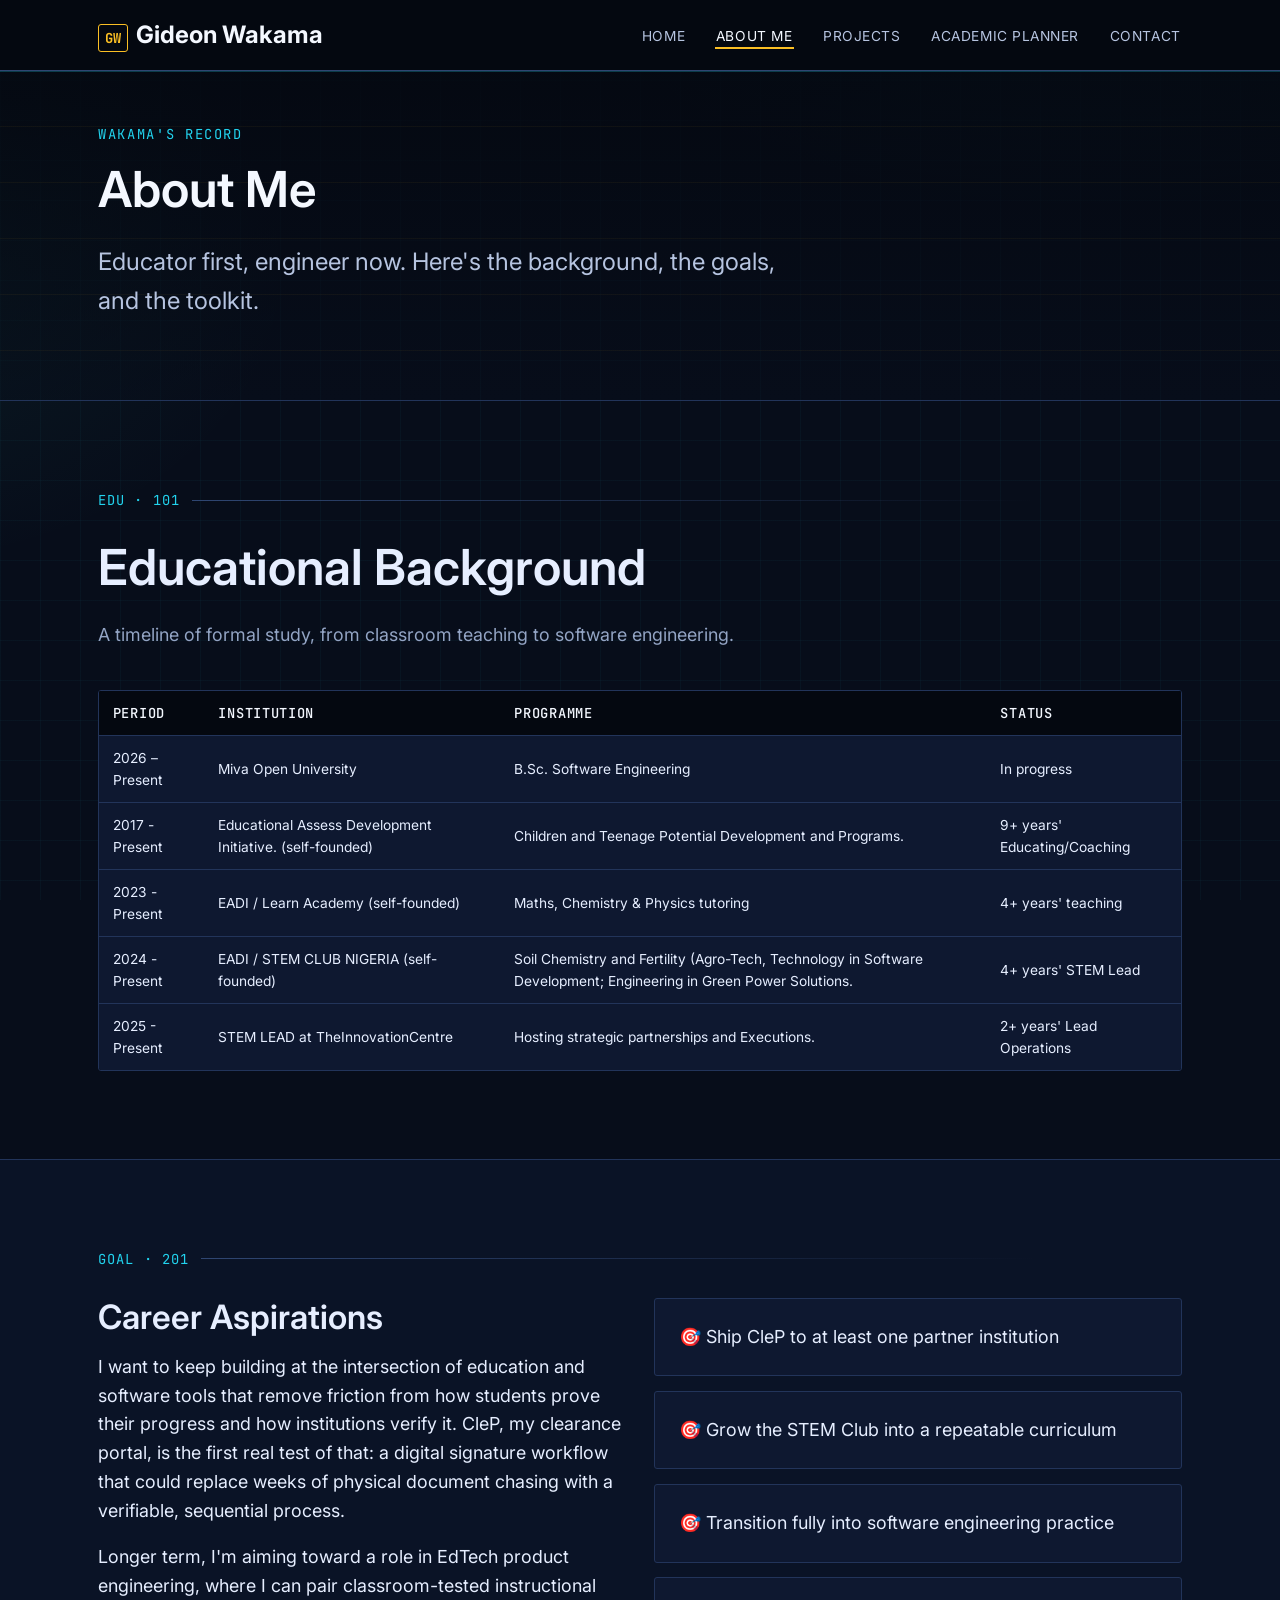
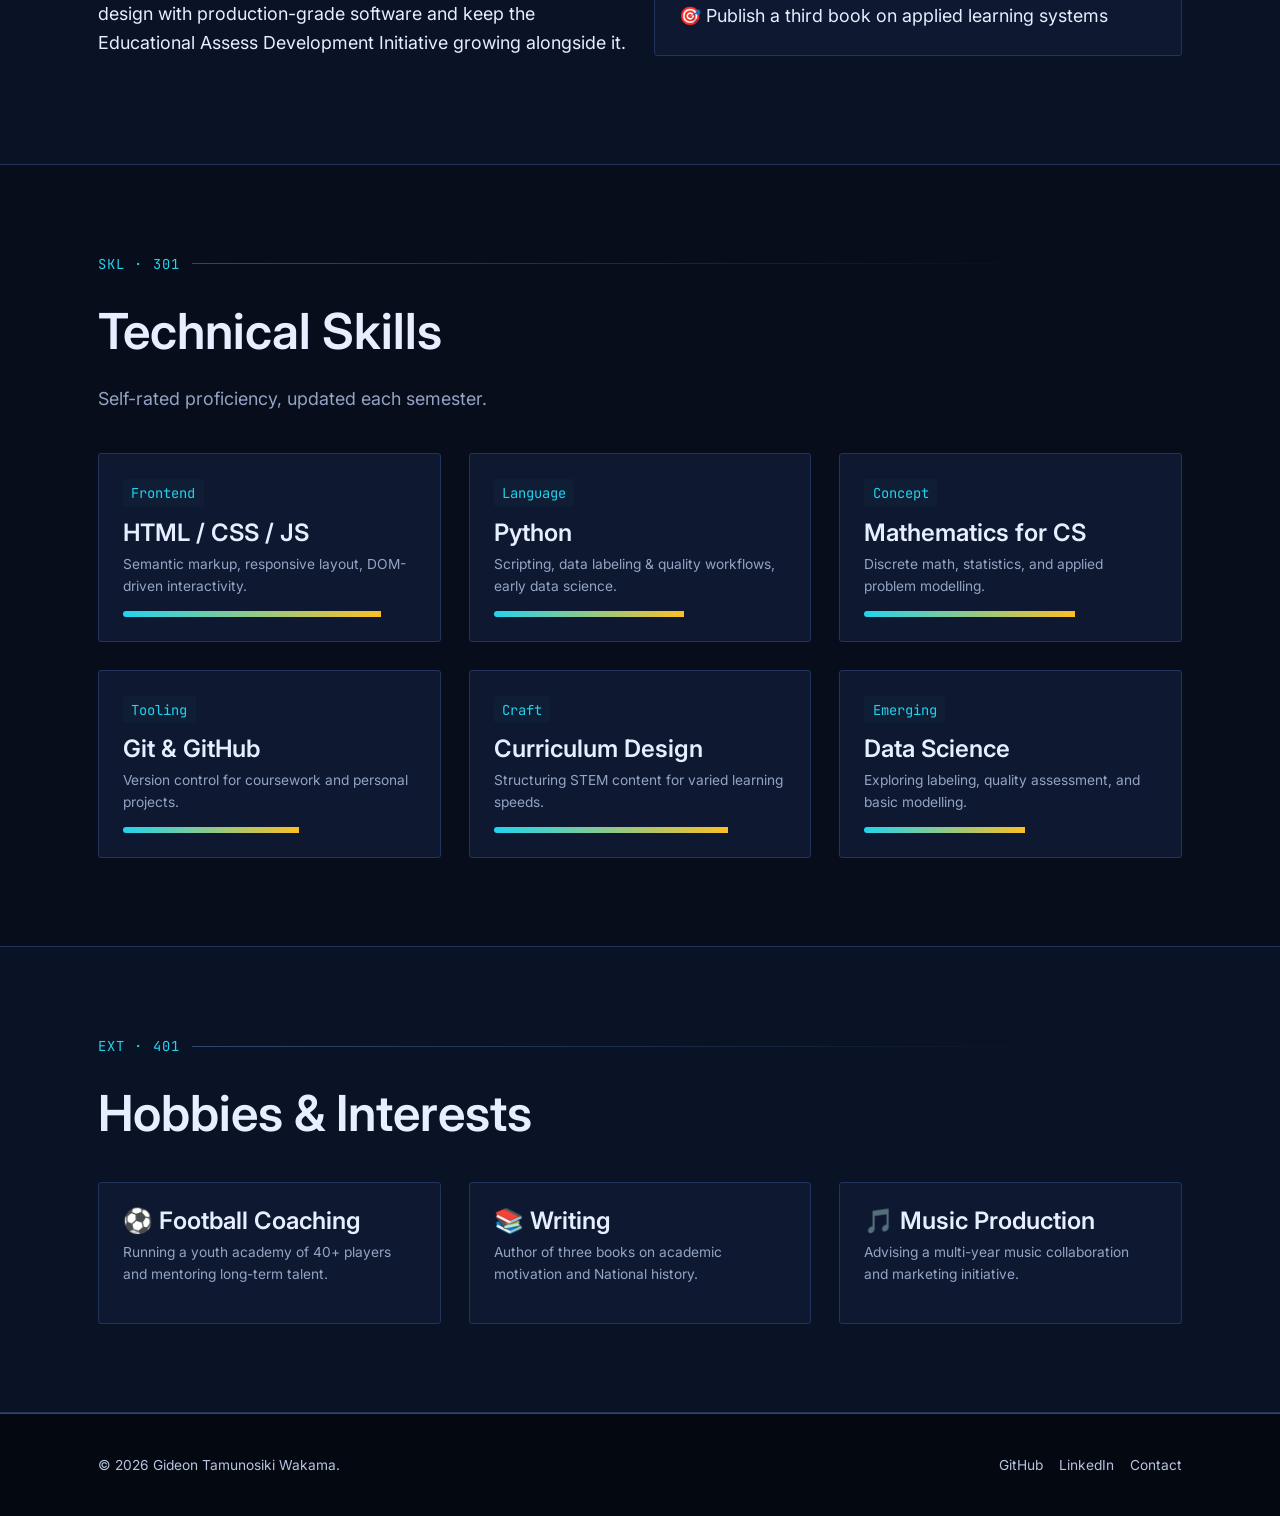
<file: About.html>
<!DOCTYPE html>
<html lang="en">
<head>
<meta charset="UTF-8">
<meta name="viewport" content="width=device-width, initial-scale=1.0">
<title>About Me — Gideon Wakama</title>
<link rel="preconnect" href="https://fonts.googleapis.com">
<link href="https://fonts.googleapis.com/css2?family=Fraunces:wght@400;600;700&family=Inter:wght@400;500;600;700&family=JetBrains+Mono:wght@400;500&display=swap" rel="stylesheet">
<link rel="stylesheet" href="style.css">
</head>
<body>

<header class="site-header">
  <nav class="nav container" aria-label="Primary">
    <a href="index.html" class="brand"><span class="brand-mark">GW</span> Gideon Wakama</a>
    <button class="nav-toggle" id="navToggle" aria-expanded="false" aria-controls="navMenu" aria-label="Toggle navigation menu">
      <span></span>
    </button>
    <ul class="nav-menu" id="navMenu">
      <li><a href="index.html">Home</a></li>
      <li><a href="about.html" aria-current="page">About Me</a></li>
      <li><a href="project.html">Projects</a></li>
      <li><a href="planner.html">Academic Planner</a></li>
      <li><a href="contact.html">Contact</a></li>
    </ul>
  </nav>
</header>

<main id="main">

  <section class="hero" style="padding-block:3rem 3.5rem;">
    <div class="container">
      <span class="eyebrow">Wakama's Record</span>
      <h1 style="font-size:var(--step-3);">About Me</h1>
      <p class="lede">Educator first, engineer now. Here's the background, the goals, and the toolkit.</p>
    </div>
  </section>

  <!-- EDUCATION -->
  <section class="section">
    <div class="container">
      <div class="ledger-rule"><span class="code">EDU · 101</span><span class="rule"></span></div>
      <div class="section-header">
        <h2>Educational Background</h2>
        <p>A timeline of formal study, from classroom teaching to software engineering.</p>
      </div>
      <div class="table-wrap">
        <table>
          <thead>
            <tr><th>Period</th><th>Institution</th><th>Programme</th><th>Status</th></tr>
          </thead>
          <tbody>
            <tr><td>2026 – Present</td><td>Miva Open University</td><td>B.Sc. Software Engineering</td><td>In progress</td></tr>
            
            <tr><td>2017 - Present</td><td>Educational Assess Development Initiative. (self-founded)</td><td>Children and Teenage Potential Development and Programs.</td><td>9+ years' Educating/Coaching</td></tr>
            <tr><td>2023 - Present</td><td>EADI / Learn Academy (self-founded)</td><td>Maths, Chemistry &amp; Physics tutoring</td><td>4+ years' teaching</td></tr>
            <tr><td>2024 - Present</td><td>EADI / STEM CLUB NIGERIA (self-founded)</td><td>Soil Chemistry and Fertility (Agro-Tech, Technology in Software Development; Engineering in Green Power Solutions.</td><td>4+ years' STEM Lead</td></tr>
            <tr><td>2025 - Present</td><td>STEM LEAD at <a href="https://theinnovationcentre.org">TheInnovationCentre</a></td><td> Hosting strategic partnerships and Executions.</td><td>2+ years' Lead Operations</td></tr>
          </tbody>
        </table>
      </div>
    </div>
  </section>

  <!-- ASPIRATIONS -->
  <section class="section section-alt">
    <div class="container">
      <div class="ledger-rule"><span class="code">GOAL · 201</span><span class="rule"></span></div>
      <div class="grid grid-2">
        <div>
          <h2 style="font-size:var(--step-2);">Career Aspirations</h2>
          <p>I want to keep building at the intersection of education and software tools that remove
            friction from how students prove their progress and how institutions verify it. CleP, my
            clearance portal, is the first real test of that: a digital signature workflow that could
            replace weeks of physical document chasing with a verifiable, sequential process.</p>
          <p>Longer term, I'm aiming toward a role in EdTech product engineering, where I can pair
            classroom-tested instructional design with production-grade software and keep the Educational Assess Development Initiative growing
            alongside it.</p>
        </div>
        <ul style="display:flex; flex-direction:column; gap:0.9rem;">
          <li class="card">🎯 Ship CleP to at least one partner institution</li>
          <li class="card">🎯 Grow the STEM Club into a repeatable curriculum</li>
          <li class="card">🎯 Transition fully into software engineering practice</li>
          <li class="card">🎯 Publish a third book on applied learning systems</li>
        </ul>
      </div>
    </div>
  </section>

  <!-- SKILLS -->
  <section class="section">
    <div class="container">
      <div class="ledger-rule"><span class="code">SKL · 301</span><span class="rule"></span></div>
      <div class="section-header">
        <h2>Technical Skills</h2>
        <p>Self-rated proficiency, updated each semester.</p>
      </div>
      <div class="grid grid-3" id="skillsGrid">
        <div class="card" data-level="88">
          <span class="tag">Frontend</span>
          <h3>HTML / CSS / JS</h3>
          <p class="small">Semantic markup, responsive layout, DOM-driven interactivity.</p>
          <div class="skill-bar-track"><div class="skill-bar-fill"></div></div>
        </div>
        <div class="card" data-level="65">
          <span class="tag">Language</span>
          <h3>Python</h3>
          <p class="small">Scripting, data labeling &amp; quality workflows, early data science.</p>
          <div class="skill-bar-track"><div class="skill-bar-fill"></div></div>
        </div>
        <div class="card" data-level="72">
          <span class="tag">Concept</span>
          <h3>Mathematics for CS</h3>
          <p class="small">Discrete math, statistics, and applied problem modelling.</p>
          <div class="skill-bar-track"><div class="skill-bar-fill"></div></div>
        </div>
        <div class="card" data-level="60">
          <span class="tag">Tooling</span>
          <h3>Git &amp; GitHub</h3>
          <p class="small">Version control for coursework and personal projects.</p>
          <div class="skill-bar-track"><div class="skill-bar-fill"></div></div>
        </div>
        <div class="card" data-level="80">
          <span class="tag">Craft</span>
          <h3>Curriculum Design</h3>
          <p class="small">Structuring STEM content for varied learning speeds.</p>
          <div class="skill-bar-track"><div class="skill-bar-fill"></div></div>
        </div>
        <div class="card" data-level="55">
          <span class="tag">Emerging</span>
          <h3>Data Science</h3>
          <p class="small">Exploring labeling, quality assessment, and basic modelling.</p>
          <div class="skill-bar-track"><div class="skill-bar-fill"></div></div>
        </div>
      </div>
    </div>
  </section>

  <!-- HOBBIES -->
  <section class="section section-alt">
    <div class="container">
      <div class="ledger-rule"><span class="code">EXT · 401</span><span class="rule"></span></div>
      <div class="section-header">
        <h2>Hobbies &amp; Interests</h2>
      </div>
      <ul class="grid grid-3">
        <li class="card"><h3>⚽ Football Coaching</h3><p class="small">Running a youth academy of 40+ players and mentoring long-term talent.</p></li>
        <li class="card"><h3>📚 Writing</h3><p class="small">Author of three books on academic motivation and National history.</p></li>
        <li class="card"><h3>🎵 Music Production</h3><p class="small">Advising a multi-year music collaboration and marketing initiative.</p></li>
      </ul>
    </div>
  </section>

</main>

<footer class="site-footer">
  <div class="container footer-inner">
    <p style="margin:0;">© <span id="year"></span> Gideon Tamunosiki Wakama.</p>
    <div class="social-row">
      <a href="https://github.com/" target="_blank" rel="noopener">GitHub</a>
      <a href="https://linkedin.com/in/gideon-wakama-8a5682131" target="_blank" rel="noopener">LinkedIn</a>
      <a href="contact.html">Contact</a>
    </div>
  </div>
</footer>

<script src="home.js"></script>
</body>
</html>
</file>
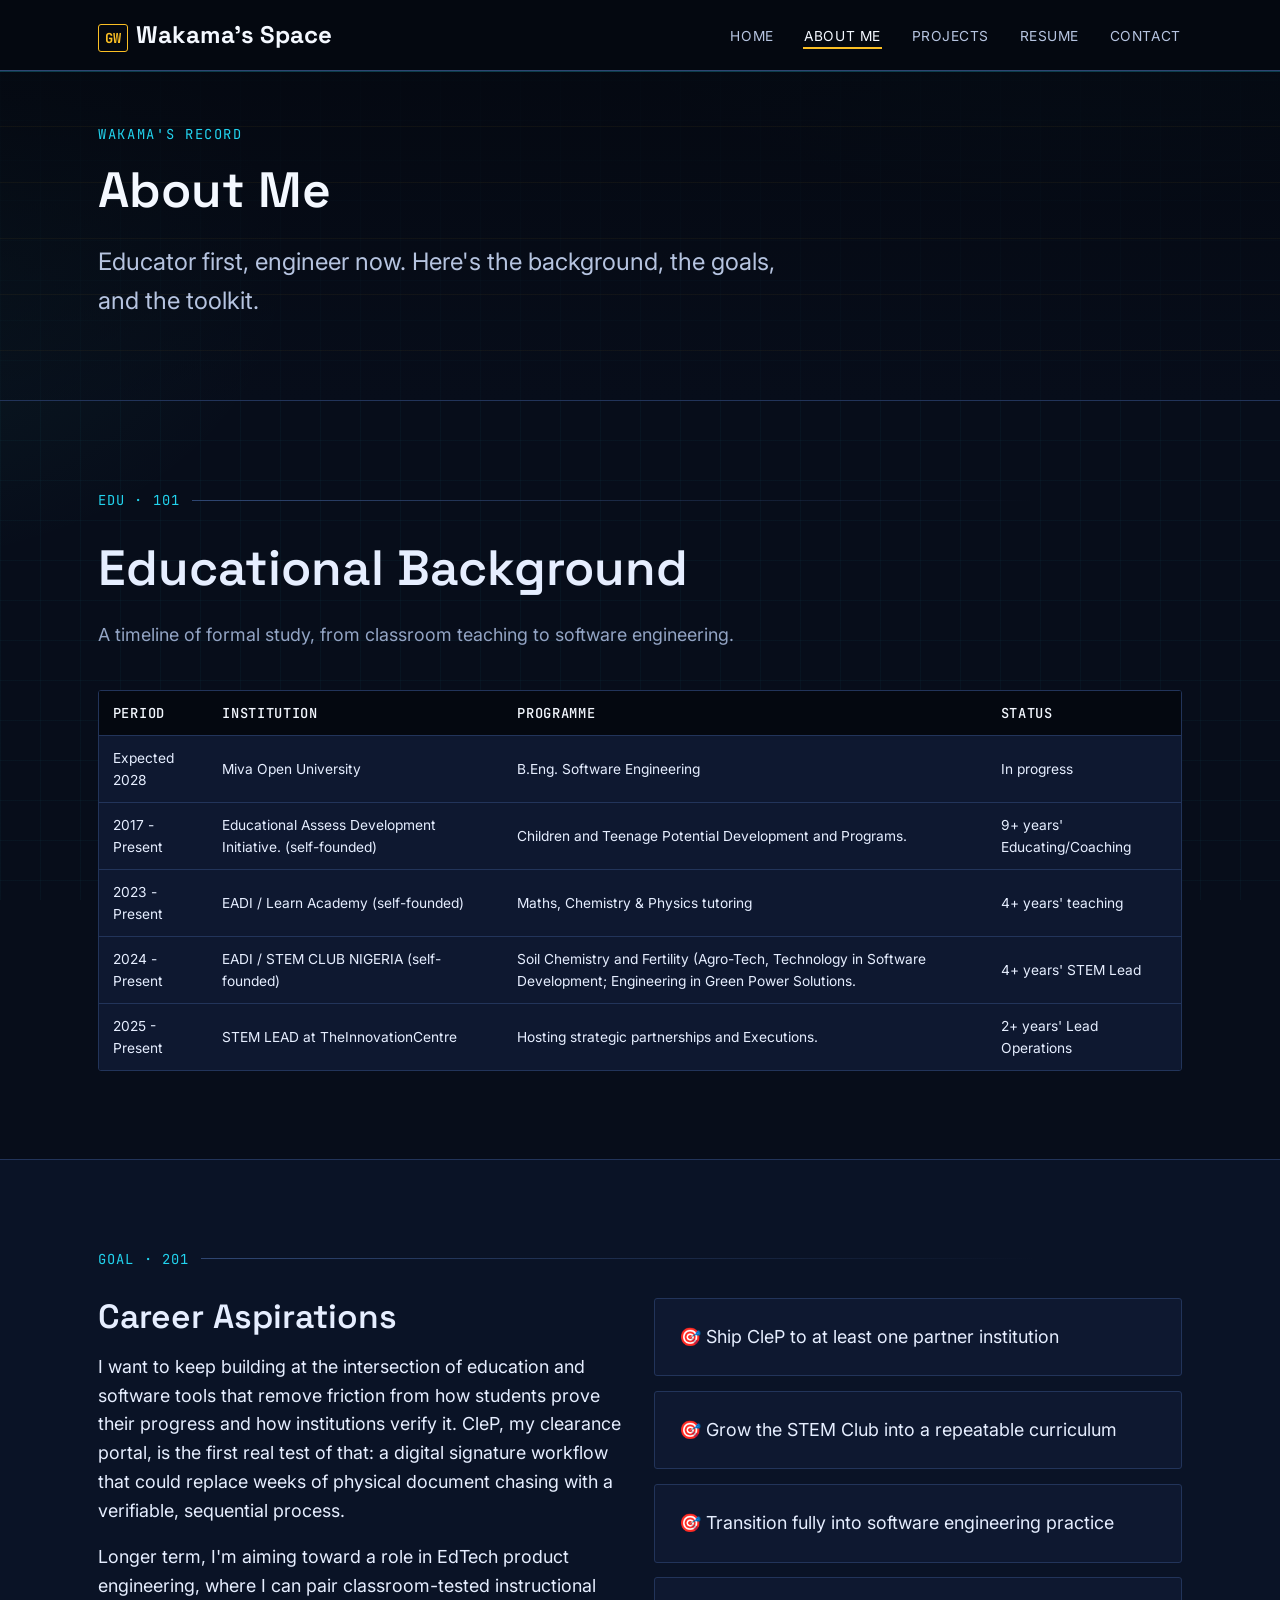
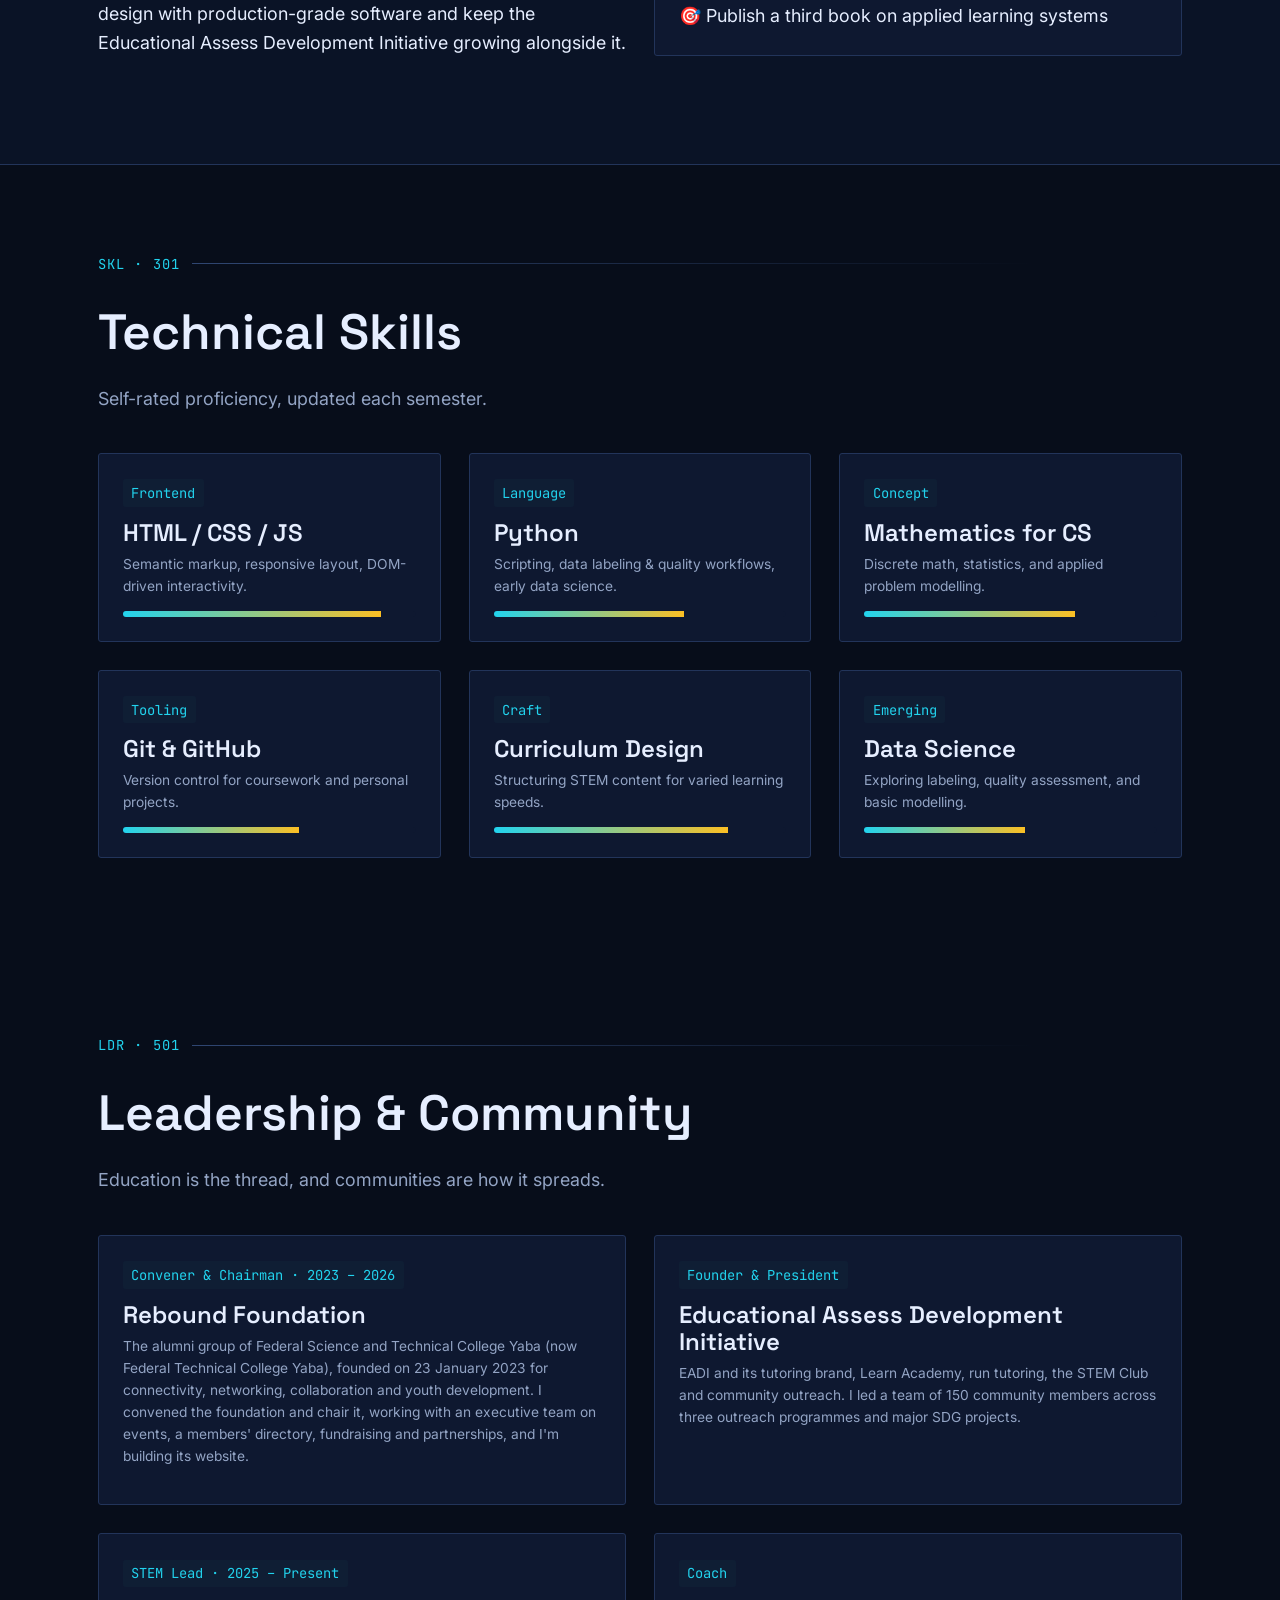
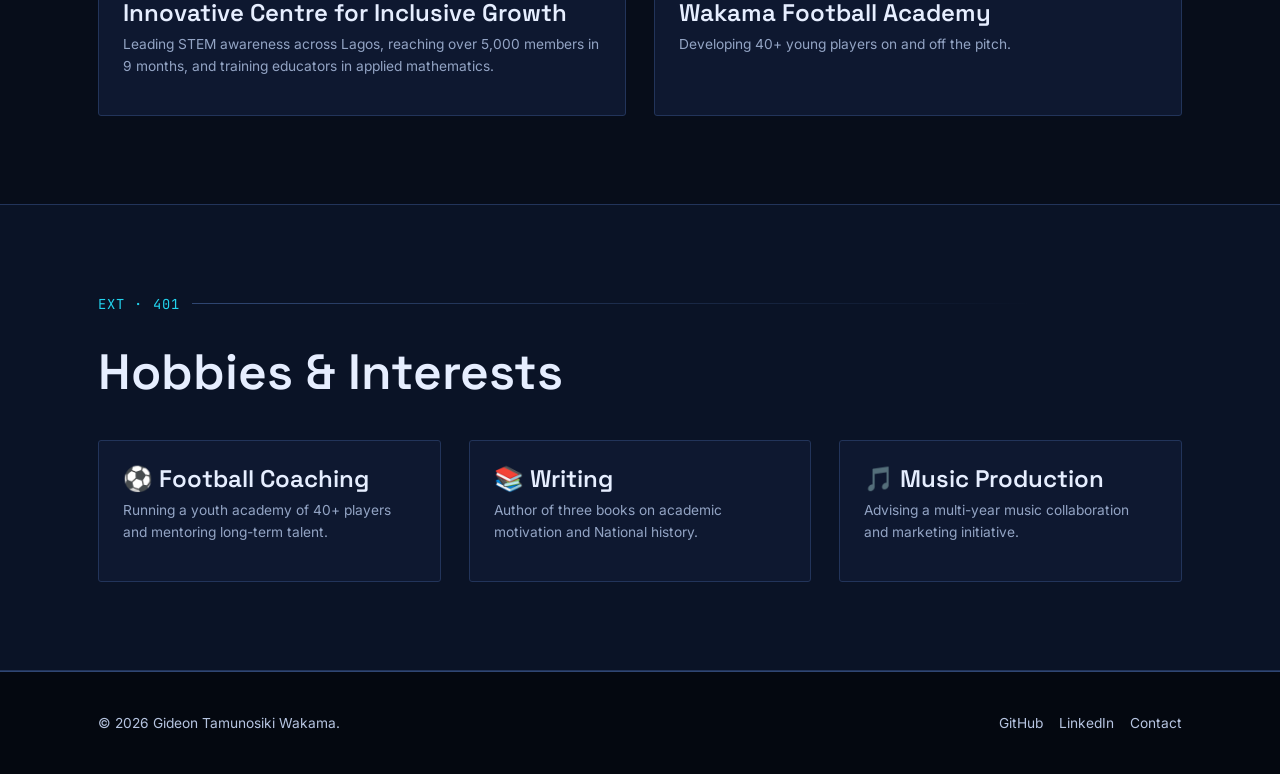
<file: about.html>
<!DOCTYPE html>
<html lang="en">
<head>
<meta charset="UTF-8">
<meta name="viewport" content="width=device-width, initial-scale=1.0">
<title>About Me — Wakama's Space</title>
<meta name="description" content="Education, leadership and skills of Gideon Tamunosiki Wakama.">
<meta property="og:site_name" content="Wakama's Space">
<meta property="og:type" content="website">
<meta property="og:title" content="About Me — Wakama's Space">
<meta property="og:description" content="Education, leadership and skills of Gideon Tamunosiki Wakama.">
<meta property="og:url" content="https://gidi-stem.github.io/Gideonfolio/about.html">
<meta property="og:image" content="https://gidi-stem.github.io/Gideonfolio/3964.jpg">
<meta name="twitter:card" content="summary_large_image">
<meta name="twitter:title" content="About Me — Wakama's Space">
<meta name="twitter:description" content="Education, leadership and skills of Gideon Tamunosiki Wakama.">
<meta name="twitter:image" content="https://gidi-stem.github.io/Gideonfolio/3964.jpg">
<link rel="preconnect" href="https://fonts.googleapis.com">
<link href="https://fonts.googleapis.com/css2?family=Space+Grotesk:wght@500;600;700&family=Inter:wght@400;500;600;700&family=JetBrains+Mono:wght@400;500&display=swap" rel="stylesheet">
<link rel="stylesheet" href="style.css">
</head>
<body>

<header class="site-header">
  <nav class="nav container" aria-label="Primary">
    <a href="index.html" class="brand"><span class="brand-mark">GW</span> Wakama's Space</a>
    <button class="nav-toggle" id="navToggle" aria-expanded="false" aria-controls="navMenu" aria-label="Toggle navigation menu">
      <span></span>
    </button>
    <ul class="nav-menu" id="navMenu">
      <li><a href="index.html">Home</a></li>
      <li><a href="about.html" aria-current="page">About Me</a></li>
      <li><a href="project.html">Projects</a></li>
      <li><a href="resume.html">Resume</a></li>
      <li><a href="contact.html">Contact</a></li>
    </ul>
  </nav>
</header>

<main id="main">

  <section class="hero" style="padding-block:3rem 3.5rem;">
    <div class="container">
      <span class="eyebrow">Wakama's Record</span>
      <h1 style="font-size:var(--step-3);">About Me</h1>
      <p class="lede">Educator first, engineer now. Here's the background, the goals, and the toolkit.</p>
    </div>
  </section>

  <!-- EDUCATION -->
  <section class="section">
    <div class="container">
      <div class="ledger-rule"><span class="code">EDU · 101</span><span class="rule"></span></div>
      <div class="section-header">
        <h2>Educational Background</h2>
        <p>A timeline of formal study, from classroom teaching to software engineering.</p>
      </div>
      <div class="table-wrap">
        <table>
          <thead>
            <tr><th>Period</th><th>Institution</th><th>Programme</th><th>Status</th></tr>
          </thead>
          <tbody>
            <tr><td>Expected 2028</td><td>Miva Open University</td><td>B.Eng. Software Engineering</td><td>In progress</td></tr>
            
            <tr><td>2017 - Present</td><td>Educational Assess Development Initiative. (self-founded)</td><td>Children and Teenage Potential Development and Programs.</td><td>9+ years' Educating/Coaching</td></tr>
            <tr><td>2023 - Present</td><td>EADI / Learn Academy (self-founded)</td><td>Maths, Chemistry &amp; Physics tutoring</td><td>4+ years' teaching</td></tr>
            <tr><td>2024 - Present</td><td>EADI / STEM CLUB NIGERIA (self-founded)</td><td>Soil Chemistry and Fertility (Agro-Tech, Technology in Software Development; Engineering in Green Power Solutions.</td><td>4+ years' STEM Lead</td></tr>
            <tr><td>2025 - Present</td><td>STEM LEAD at <a href="https://theinnovationcentre.org">TheInnovationCentre</a></td><td> Hosting strategic partnerships and Executions.</td><td>2+ years' Lead Operations</td></tr>
          </tbody>
        </table>
      </div>
    </div>
  </section>

  <!-- ASPIRATIONS -->
  <section class="section section-alt">
    <div class="container">
      <div class="ledger-rule"><span class="code">GOAL · 201</span><span class="rule"></span></div>
      <div class="grid grid-2">
        <div>
          <h2 style="font-size:var(--step-2);">Career Aspirations</h2>
          <p>I want to keep building at the intersection of education and software tools that remove
            friction from how students prove their progress and how institutions verify it. CleP, my
            clearance portal, is the first real test of that: a digital signature workflow that could
            replace weeks of physical document chasing with a verifiable, sequential process.</p>
          <p>Longer term, I'm aiming toward a role in EdTech product engineering, where I can pair
            classroom-tested instructional design with production-grade software and keep the Educational Assess Development Initiative growing
            alongside it.</p>
        </div>
        <ul style="display:flex; flex-direction:column; gap:0.9rem;">
          <li class="card">🎯 Ship CleP to at least one partner institution</li>
          <li class="card">🎯 Grow the STEM Club into a repeatable curriculum</li>
          <li class="card">🎯 Transition fully into software engineering practice</li>
          <li class="card">🎯 Publish a third book on applied learning systems</li>
        </ul>
      </div>
    </div>
  </section>

  <!-- SKILLS -->
  <section class="section">
    <div class="container">
      <div class="ledger-rule"><span class="code">SKL · 301</span><span class="rule"></span></div>
      <div class="section-header">
        <h2>Technical Skills</h2>
        <p>Self-rated proficiency, updated each semester.</p>
      </div>
      <div class="grid grid-3" id="skillsGrid">
        <div class="card" data-level="88">
          <span class="tag">Frontend</span>
          <h3>HTML / CSS / JS</h3>
          <p class="small">Semantic markup, responsive layout, DOM-driven interactivity.</p>
          <div class="skill-bar-track"><div class="skill-bar-fill"></div></div>
        </div>
        <div class="card" data-level="65">
          <span class="tag">Language</span>
          <h3>Python</h3>
          <p class="small">Scripting, data labeling &amp; quality workflows, early data science.</p>
          <div class="skill-bar-track"><div class="skill-bar-fill"></div></div>
        </div>
        <div class="card" data-level="72">
          <span class="tag">Concept</span>
          <h3>Mathematics for CS</h3>
          <p class="small">Discrete math, statistics, and applied problem modelling.</p>
          <div class="skill-bar-track"><div class="skill-bar-fill"></div></div>
        </div>
        <div class="card" data-level="60">
          <span class="tag">Tooling</span>
          <h3>Git &amp; GitHub</h3>
          <p class="small">Version control for coursework and personal projects.</p>
          <div class="skill-bar-track"><div class="skill-bar-fill"></div></div>
        </div>
        <div class="card" data-level="80">
          <span class="tag">Craft</span>
          <h3>Curriculum Design</h3>
          <p class="small">Structuring STEM content for varied learning speeds.</p>
          <div class="skill-bar-track"><div class="skill-bar-fill"></div></div>
        </div>
        <div class="card" data-level="55">
          <span class="tag">Emerging</span>
          <h3>Data Science</h3>
          <p class="small">Exploring labeling, quality assessment, and basic modelling.</p>
          <div class="skill-bar-track"><div class="skill-bar-fill"></div></div>
        </div>
      </div>
    </div>
  </section>

  <!-- LEADERSHIP -->
  <section class="section">
    <div class="container">
      <div class="ledger-rule"><span class="code">LDR · 501</span><span class="rule"></span></div>
      <div class="section-header">
        <h2>Leadership &amp; Community</h2>
        <p>Education is the thread, and communities are how it spreads.</p>
      </div>
      <div class="grid grid-2">
        <div class="card">
          <span class="tag">Convener &amp; Chairman · 2023 – 2026</span>
          <h3>Rebound Foundation</h3>
          <p class="small">The alumni group of Federal Science and Technical College Yaba (now Federal Technical College Yaba),
            founded on 23 January 2023 for connectivity, networking, collaboration and youth development. I convened the
            foundation and chair it, working with an executive team on events, a members' directory, fundraising and
            partnerships, and I'm building its website.</p>
        </div>
        <div class="card">
          <span class="tag">Founder &amp; President</span>
          <h3>Educational Assess Development Initiative</h3>
          <p class="small">EADI and its tutoring brand, Learn Academy, run tutoring, the STEM Club and community outreach.
            I led a team of 150 community members across three outreach programmes and major SDG projects.</p>
        </div>
        <div class="card">
          <span class="tag">STEM Lead · 2025 – Present</span>
          <h3>Innovative Centre for Inclusive Growth</h3>
          <p class="small">Leading STEM awareness across Lagos, reaching over 5,000 members in 9 months, and training educators in applied mathematics.</p>
        </div>
        <div class="card">
          <span class="tag">Coach</span>
          <h3>Wakama Football Academy</h3>
          <p class="small">Developing 40+ young players on and off the pitch.</p>
        </div>
      </div>
    </div>
  </section>

  <!-- HOBBIES -->
  <section class="section section-alt">
    <div class="container">
      <div class="ledger-rule"><span class="code">EXT · 401</span><span class="rule"></span></div>
      <div class="section-header">
        <h2>Hobbies &amp; Interests</h2>
      </div>
      <ul class="grid grid-3">
        <li class="card"><h3>⚽ Football Coaching</h3><p class="small">Running a youth academy of 40+ players and mentoring long-term talent.</p></li>
        <li class="card"><h3>📚 Writing</h3><p class="small">Author of three books on academic motivation and National history.</p></li>
        <li class="card"><h3>🎵 Music Production</h3><p class="small">Advising a multi-year music collaboration and marketing initiative.</p></li>
      </ul>
    </div>
  </section>

</main>

<footer class="site-footer">
  <div class="container footer-inner">
    <p style="margin:0;">© <span id="year"></span> Gideon Tamunosiki Wakama.</p>
    <div class="social-row">
      <a href="https://github.com/" target="_blank" rel="noopener">GitHub</a>
      <a href="https://linkedin.com/in/gideon-wakama-8a5682131" target="_blank" rel="noopener">LinkedIn</a>
      <a href="contact.html">Contact</a>
    </div>
  </div>
</footer>

<script src="home.js"></script>
</body>
</html>
</file>
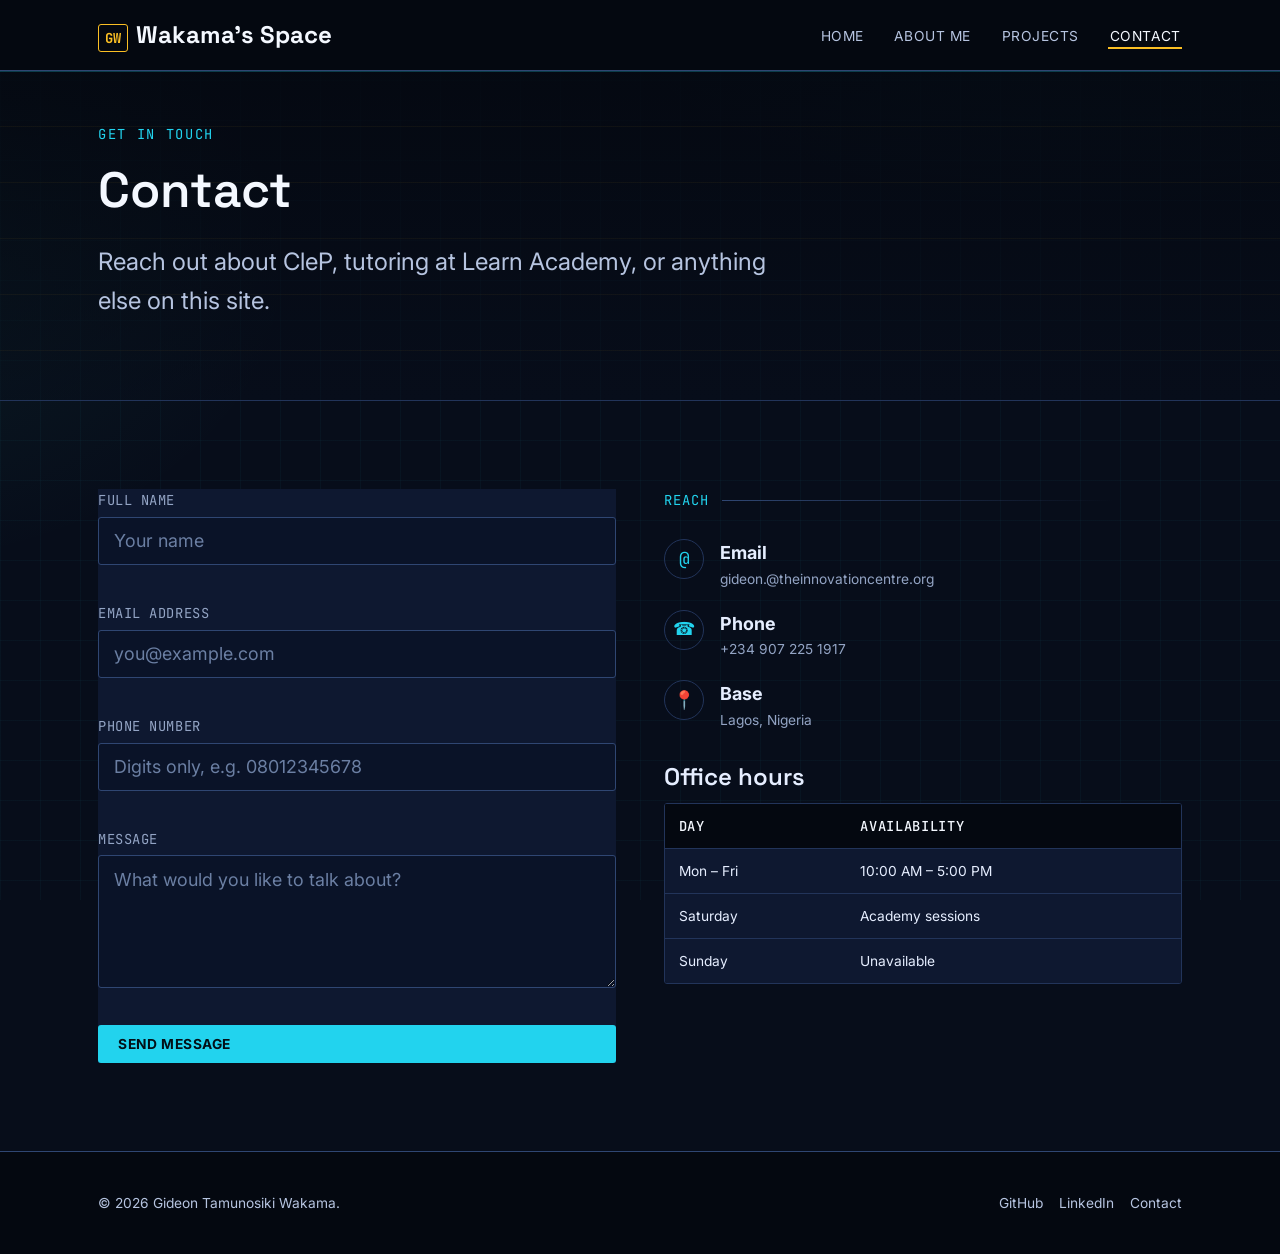
<file: contact.html>
<!DOCTYPE html>
<html lang="en">
<head>
<meta charset="UTF-8">
<meta name="viewport" content="width=device-width, initial-scale=1.0">
<title>Contact — Wakama's Space</title>
<meta name="description" content="Get in touch with Gideon Wakama.">
<meta property="og:site_name" content="Wakama's Space">
<meta property="og:type" content="website">
<meta property="og:title" content="Contact — Wakama's Space">
<meta property="og:description" content="Get in touch with Gideon Wakama.">
<meta property="og:url" content="https://gidi-stem.github.io/Gideonfolio/contact.html">
<meta property="og:image" content="https://gidi-stem.github.io/Gideonfolio/3964.jpg">
<meta name="twitter:card" content="summary_large_image">
<meta name="twitter:title" content="Contact — Wakama's Space">
<meta name="twitter:description" content="Get in touch with Gideon Wakama.">
<meta name="twitter:image" content="https://gidi-stem.github.io/Gideonfolio/3964.jpg">
<link rel="preconnect" href="https://fonts.googleapis.com">
<link href="https://fonts.googleapis.com/css2?family=Space+Grotesk:wght@500;600;700&family=Inter:wght@400;500;600;700&family=JetBrains+Mono:wght@400;500&display=swap" rel="stylesheet">
<link rel="stylesheet" href="style.css">
</head>
<body>

<header class="site-header">
  <nav class="nav container" aria-label="Primary">
    <a href="index.html" class="brand"><span class="brand-mark">GW</span> Wakama's Space</a>
    <button class="nav-toggle" id="navToggle" aria-expanded="false" aria-controls="navMenu" aria-label="Toggle navigation menu">
      <span></span>
    </button>
    <ul class="nav-menu" id="navMenu">
      <li><a href="index.html">Home</a></li>
      <li><a href="about.html">About Me</a></li>
      <li><a href="project.html">Projects</a></li>
      <li><a href="contact.html" aria-current="page">Contact</a></li>
    </ul>
  </nav>
</header>

<main id="main">

  <section class="hero" style="padding-block:3rem 3.5rem;">
    <div class="container">
      <span class="eyebrow">Get in Touch</span>
      <h1 style="font-size:var(--step-3);">Contact</h1>
      <p class="lede">Reach out about CleP, tutoring at Learn Academy, or anything else on this site.</p>
    </div>
  </section>

  <section class="section">
    <div class="container contact-grid">

      <form class="contact-form" id="contactForm" novalidate>

        <div class="field">
          <label for="name">Full name</label>
          <input type="text" id="name" name="name" placeholder="Your name" required>
          <span class="error-text" id="nameError"></span>
        </div>

        <div class="field">
          <label for="email">Email address</label>
          <input type="email" id="email" name="email" placeholder="you@example.com" required>
          <span class="error-text" id="emailError"></span>
        </div>

        <div class="field">
          <label for="phone">Phone number</label>
          <input type="tel" id="phone" name="phone" placeholder="Digits only, e.g. 08012345678" required>
          <span class="error-text" id="phoneError"></span>
        </div>

        <div class="field">
          <label for="message">Message</label>
          <textarea id="message" name="message" rows="5" placeholder="What would you like to talk about?" required></textarea>
          <span class="error-text" id="messageError"></span>
        </div>

        <button type="submit" class="btn btn-primary">Send Message</button>
        <div class="form-status" id="formStatus" role="status" aria-live="polite"></div>
      </form>

      <aside>
        <div class="ledger-rule"><span class="code"> REACH</span><span class="rule"></span></div>
        <ul class="info-list">
          <li class="item">
            <span class="icon">@</span>
            <div><strong>Email</strong><p class="small" style="margin:0;">gideon.@theinnovationcentre.org</p></div>
          </li>
          <li class="item">
            <span class="icon">☎</span>
            <div><strong>Phone</strong><p class="small" style="margin:0;">+234 907 225 1917</p></div>
          </li>
          <li class="item">
            <span class="icon">📍</span>
            <div><strong>Base</strong><p class="small" style="margin:0;">Lagos, Nigeria</p></div>
          </li>
        </ul>
        <div class="mt-2">
          <h3 style="font-size:var(--step-1);">Office hours</h3>
          <div class="table-wrap">
            <table>
              <thead><tr><th>Day</th><th>Availability</th></tr></thead>
              <tbody>
                <tr><td>Mon – Fri</td><td>10:00 AM – 5:00 PM</td></tr>
                <tr><td>Saturday</td><td>Academy sessions</td></tr>
                <tr><td>Sunday</td><td>Unavailable</td></tr>
              </tbody>
            </table>
          </div>
        </div>
      </aside>

    </div>
  </section>

</main>

<footer class="site-footer">
  <div class="container footer-inner">
    <p style="margin:0;">© <span id="year"></span> Gideon Tamunosiki Wakama.</p>
    <div class="social-row">
      <a href="https://github.com/" target="_blank" rel="noopener">GitHub</a>
      <a href="https://linkedin.com/" target="_blank" rel="noopener">LinkedIn</a>
      <a href="contact.html">Contact</a>
    </div>
  </div>
</footer>

<script src="home.js"></script>
<script src="contact.js"></script>
</body>
</html>
</file>
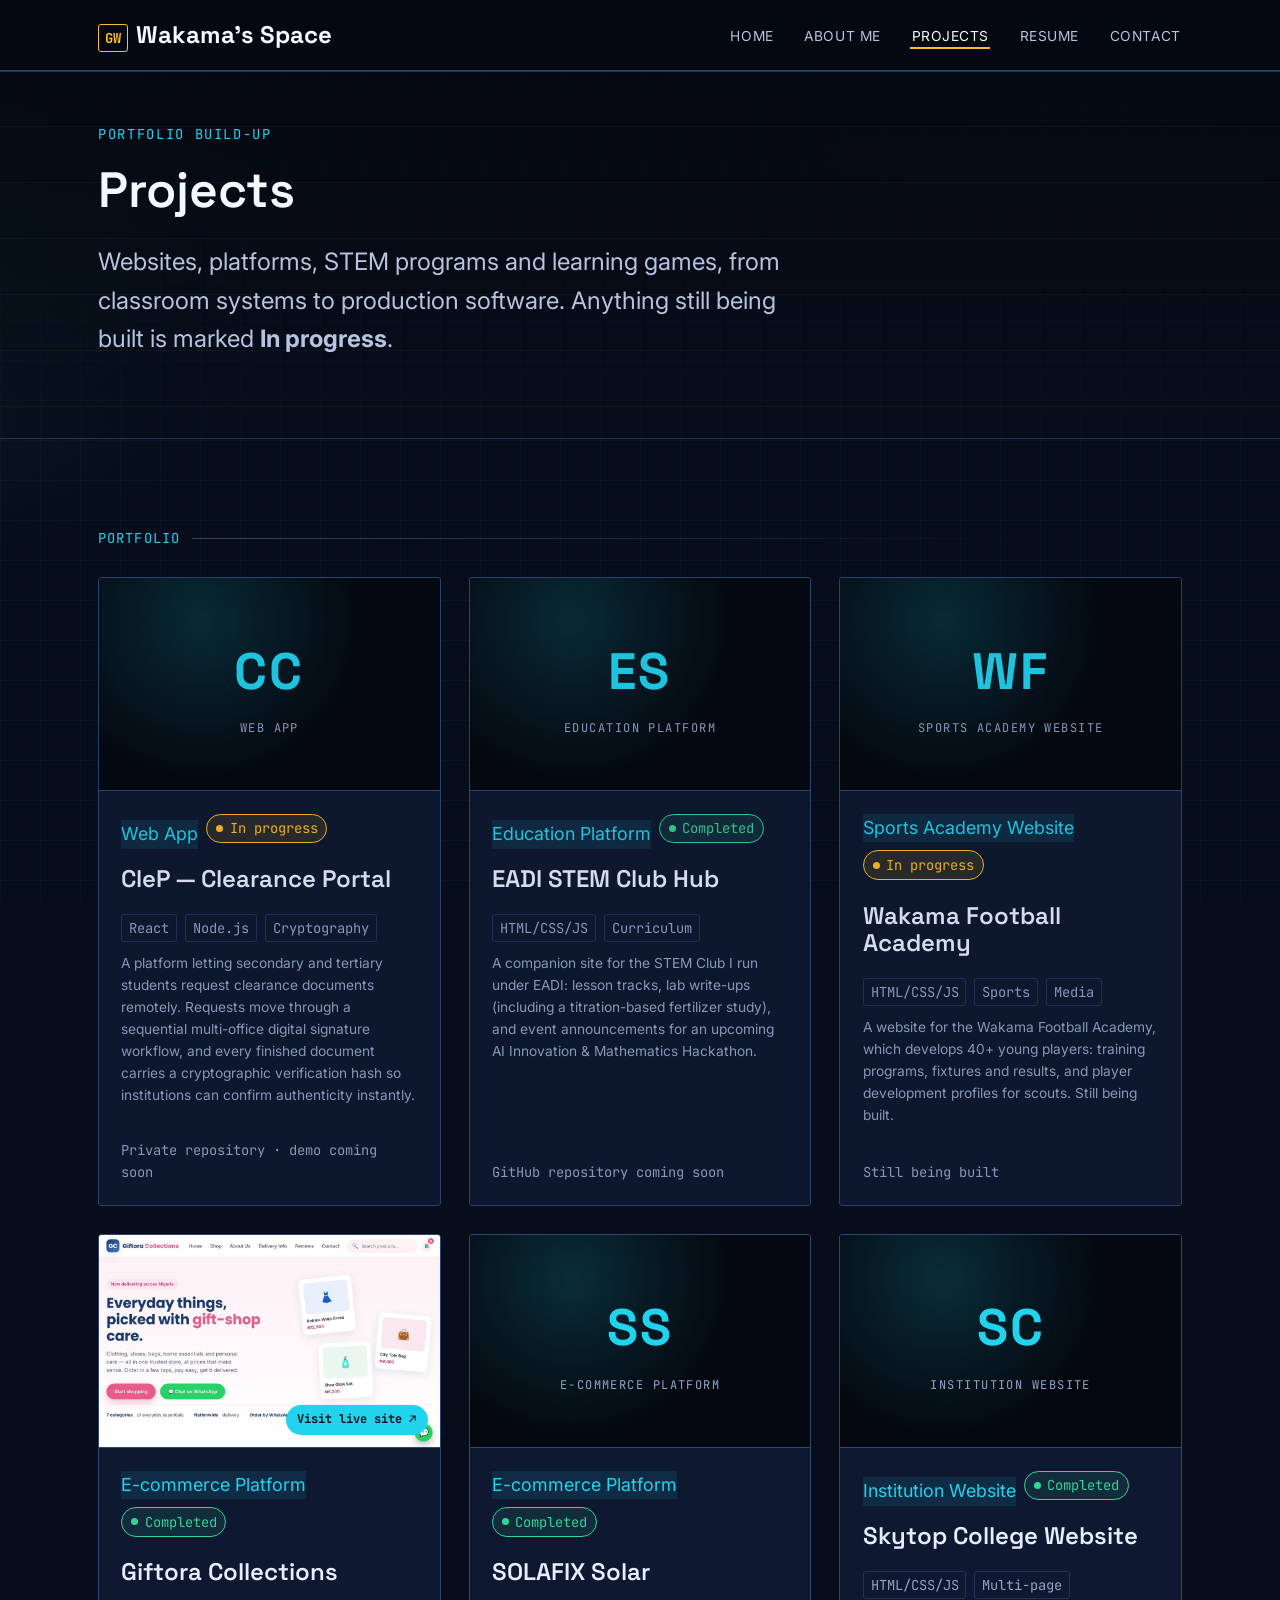
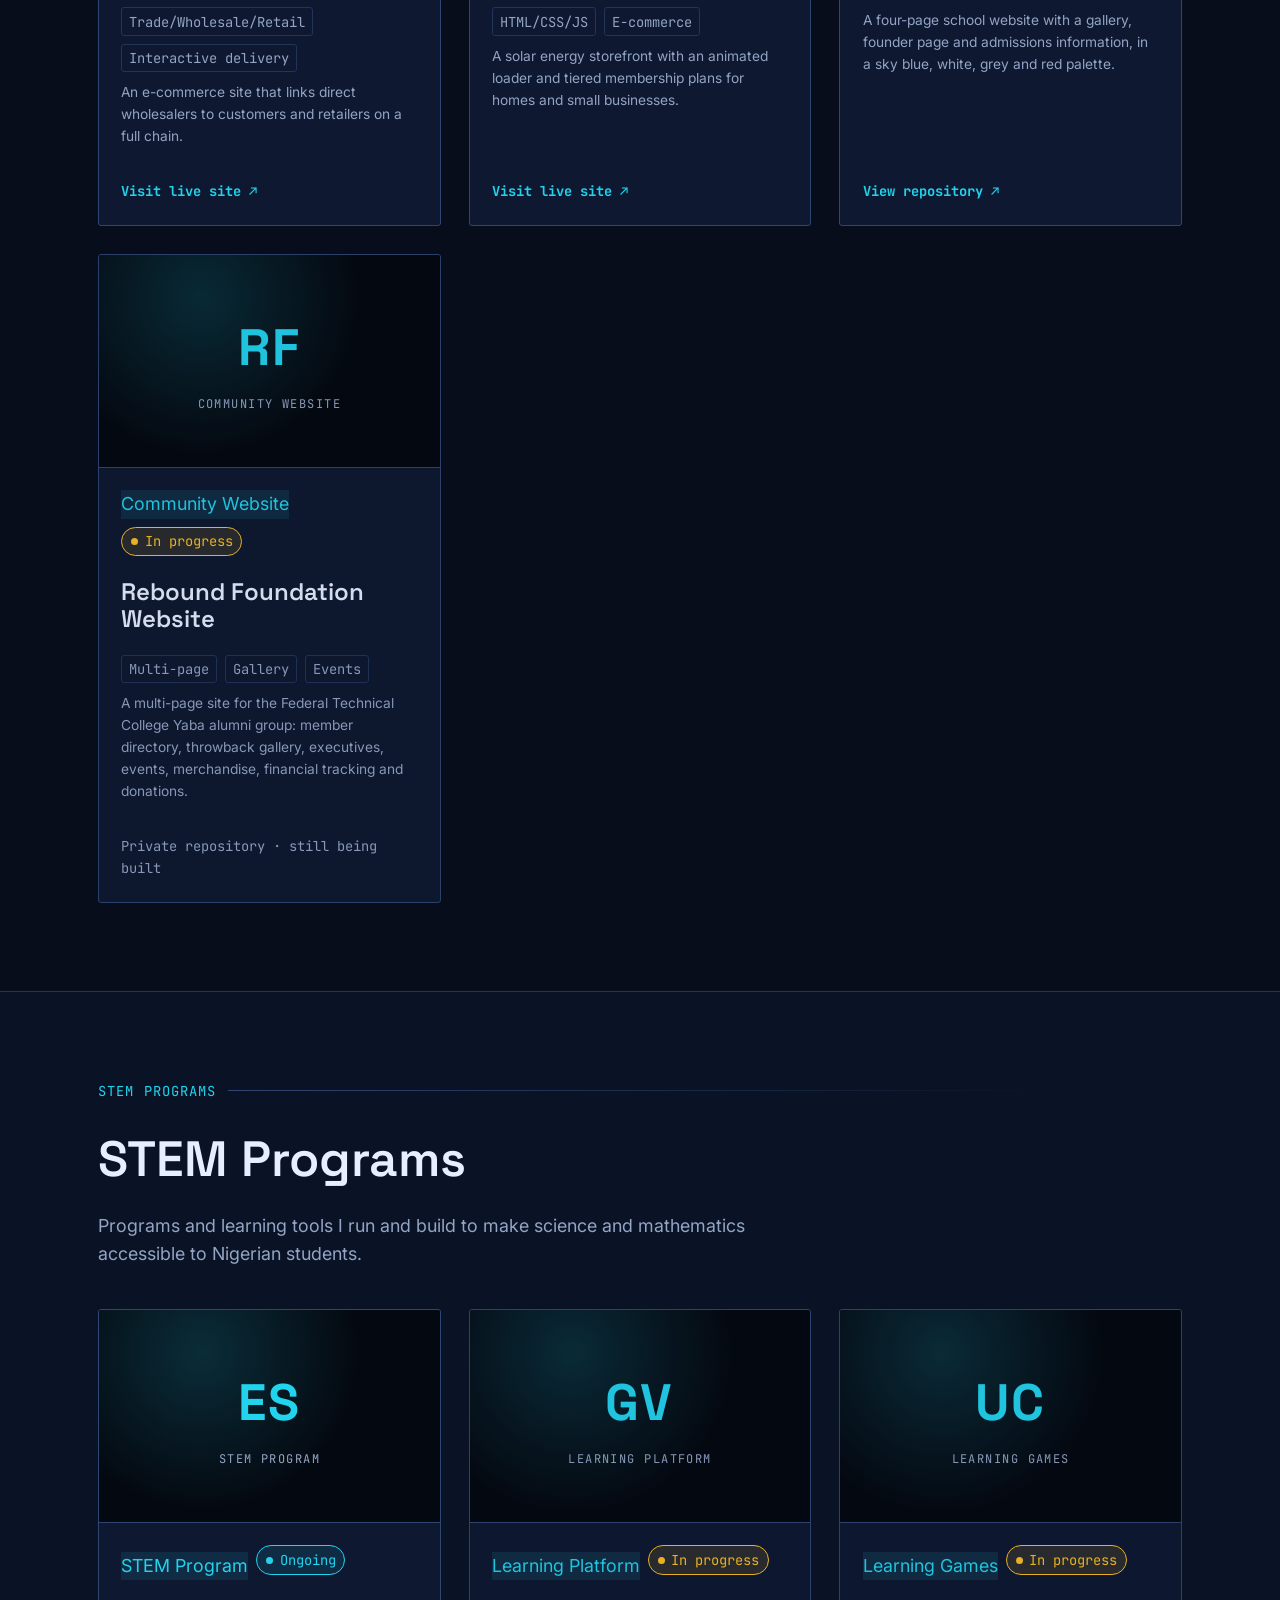
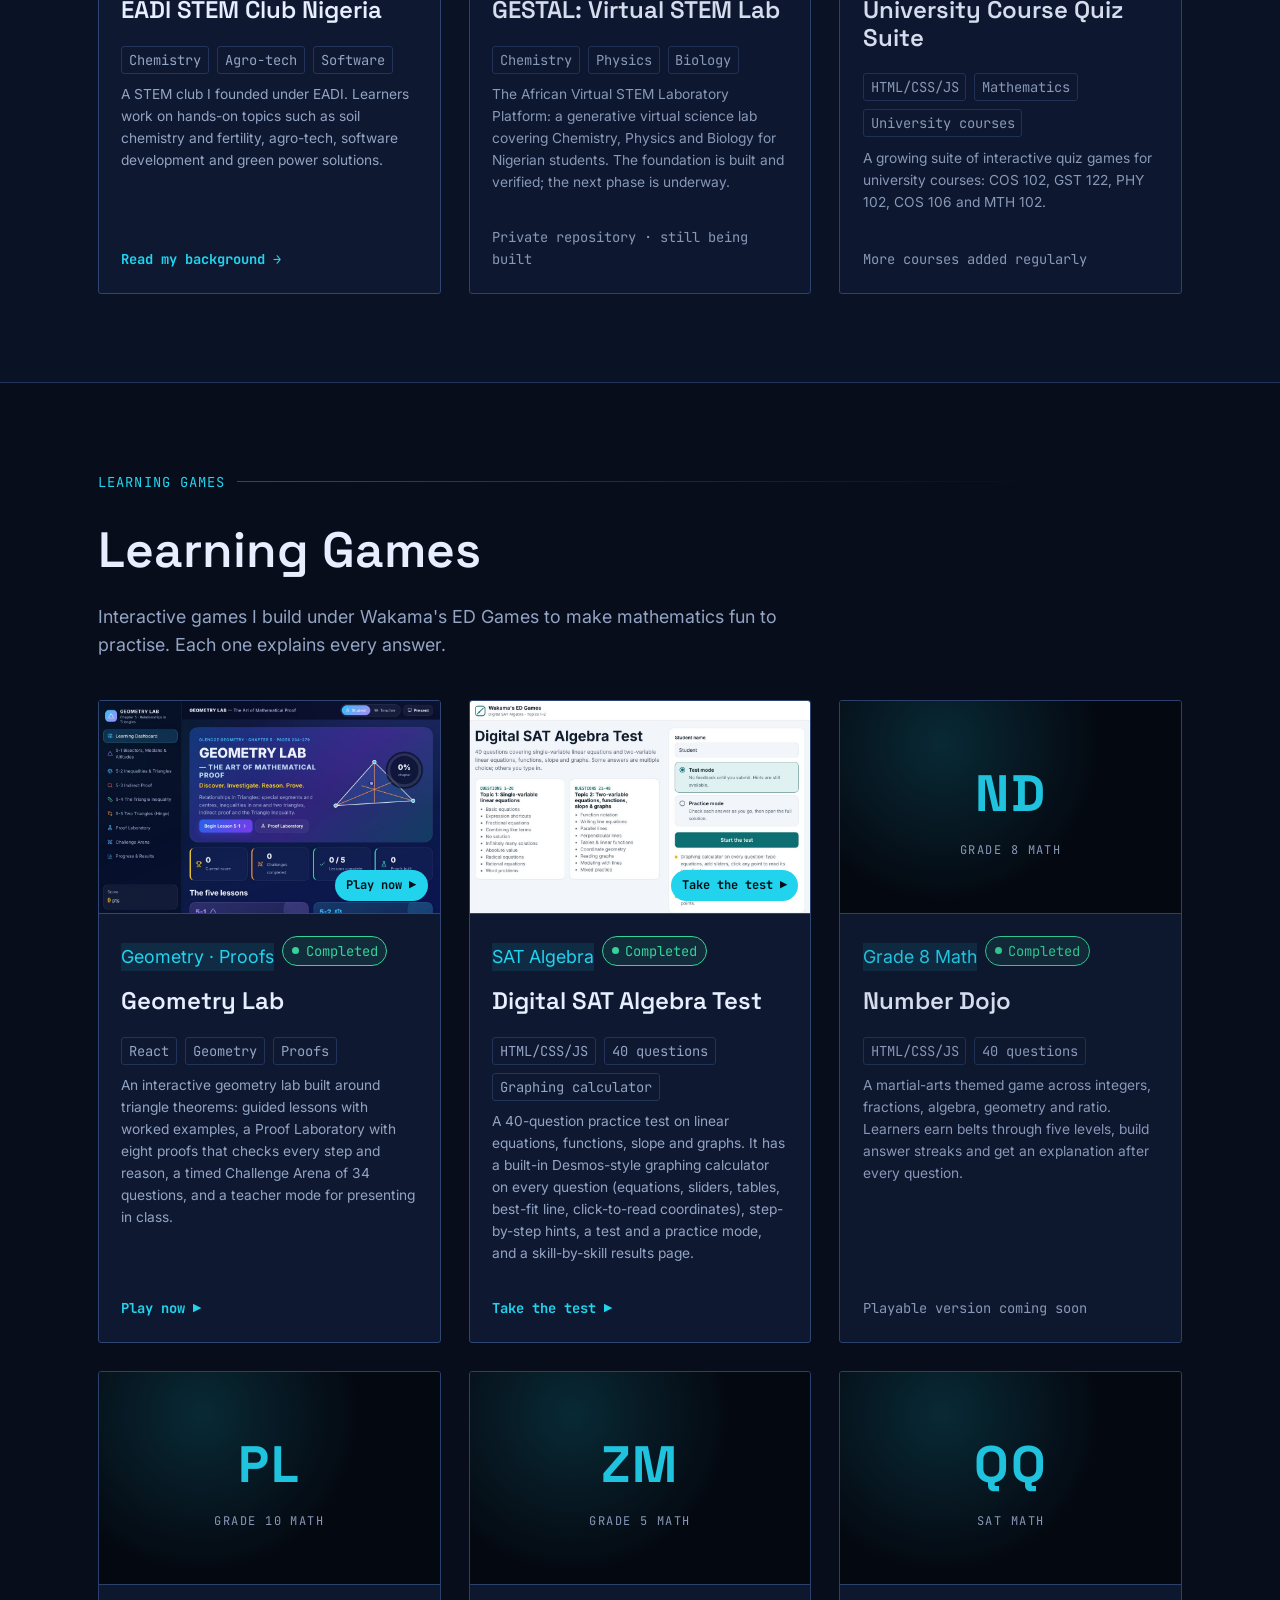
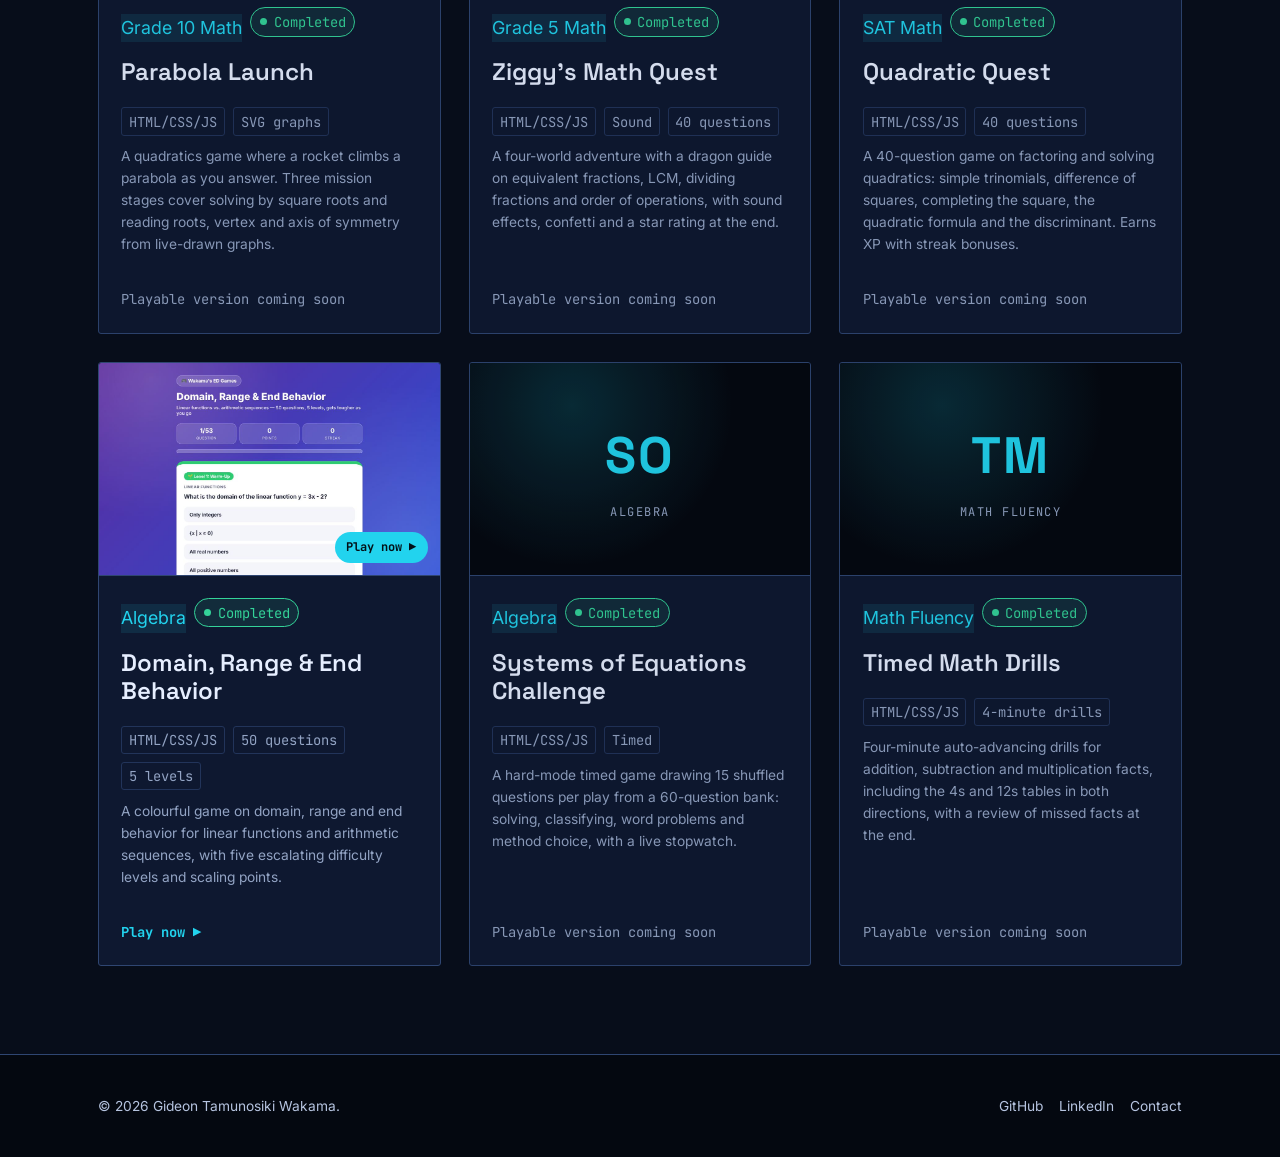
<file: project.html>
<!DOCTYPE html>
<html lang="en">
<head>
<meta charset="UTF-8">
<meta name="viewport" content="width=device-width, initial-scale=1.0">
<title>Projects — Wakama's Space</title>
<meta name="description" content="Websites, platforms, STEM programs and playable learning games by Gideon Wakama.">
<meta property="og:site_name" content="Wakama's Space">
<meta property="og:type" content="website">
<meta property="og:title" content="Projects — Wakama's Space">
<meta property="og:description" content="Websites, platforms, STEM programs and playable learning games by Gideon Wakama.">
<meta property="og:url" content="https://gidi-stem.github.io/Gideonfolio/project.html">
<meta property="og:image" content="https://gidi-stem.github.io/Gideonfolio/3964.jpg">
<meta name="twitter:card" content="summary_large_image">
<meta name="twitter:title" content="Projects — Wakama's Space">
<meta name="twitter:description" content="Websites, platforms, STEM programs and playable learning games by Gideon Wakama.">
<meta name="twitter:image" content="https://gidi-stem.github.io/Gideonfolio/3964.jpg">
<link rel="preconnect" href="https://fonts.googleapis.com">
<link href="https://fonts.googleapis.com/css2?family=Space+Grotesk:wght@500;600;700&family=Inter:wght@400;500;600;700&family=JetBrains+Mono:wght@400;500&display=swap" rel="stylesheet">
<link rel="stylesheet" href="style.css">
</head>
<body>

<header class="site-header">
  <nav class="nav container" aria-label="Primary">
    <a href="index.html" class="brand"><span class="brand-mark">GW</span> Wakama's Space</a>
    <button class="nav-toggle" id="navToggle" aria-expanded="false" aria-controls="navMenu" aria-label="Toggle navigation menu">
      <span></span>
    </button>
    <ul class="nav-menu" id="navMenu">
      <li><a href="index.html">Home</a></li>
      <li><a href="about.html">About Me</a></li>
      <li><a href="project.html" aria-current="page">Projects</a></li>
      <li><a href="resume.html">Resume</a></li>
      <li><a href="contact.html">Contact</a></li>
    </ul>
  </nav>
</header>

<main id="main">

  <section class="hero" style="padding-block:3rem 3.5rem;">
    <div class="container">
      <span class="eyebrow">Portfolio Build-up</span>
      <h1 style="font-size:var(--step-3);">Projects</h1>
      <p class="lede">Websites, platforms, STEM programs and learning games, from classroom systems to production software. Anything still being built is marked <strong>In progress</strong>.</p>
    </div>
  </section>

  <section class="section">
    <div class="container">
      <div class="ledger-rule"><span class="code">PORTFOLIO</span><span class="rule"></span></div>

      <div class="grid grid-3">
        <article class="project-card is-soon">
          <div class="project-thumb tile" aria-hidden="true"><span class="mono">CC</span><span class="sub">Web App</span></div>
          <div class="project-body">
            <div class="badge-row"><span class="tag">Web App</span><span class="status status-progress">In progress</span></div>
            <h3>CleP — Clearance Portal</h3>
            <div class="project-meta"><span>React</span><span>Node.js</span><span>Cryptography</span></div>
            <p class="small">A platform letting secondary and tertiary students request clearance documents
              remotely. Requests move through a sequential multi-office digital signature workflow, and
              every finished document carries a cryptographic verification hash so institutions can confirm
              authenticity instantly.</p>
            <div class="project-links"><span class="project-note">Private repository · demo coming soon</span></div>
          </div>
        </article>

        <article class="project-card is-soon">
          <div class="project-thumb tile" aria-hidden="true"><span class="mono">ES</span><span class="sub">Education Platform</span></div>
          <div class="project-body">
            <div class="badge-row"><span class="tag">Education Platform</span><span class="status status-done">Completed</span></div>
            <h3>EADI STEM Club Hub</h3>
            <div class="project-meta"><span>HTML/CSS/JS</span><span>Curriculum</span></div>
            <p class="small">A companion site for the STEM Club I run under EADI: lesson tracks, lab
              write-ups (including a titration-based fertilizer study), and event announcements for an
              upcoming AI Innovation &amp; Mathematics Hackathon.</p>
            <div class="project-links"><span class="project-note">GitHub repository coming soon</span></div>
          </div>
        </article>

        <article class="project-card is-soon">
          <div class="project-thumb tile" aria-hidden="true"><span class="mono">WF</span><span class="sub">Sports Academy Website</span></div>
          <div class="project-body">
            <div class="badge-row"><span class="tag">Sports Academy Website</span><span class="status status-progress">In progress</span></div>
            <h3>Wakama Football Academy</h3>
            <div class="project-meta"><span>HTML/CSS/JS</span><span>Sports</span><span>Media</span></div>
            <p class="small">A website for the Wakama Football Academy, which develops 40+ young players: training programs,
              fixtures and results, and player development profiles for scouts. Still being built.</p>
            <div class="project-links"><span class="project-note">Still being built</span></div>
          </div>
        </article>

        <article class="project-card">
          <div class="project-thumb"><img src="images/giftora.jpg" alt="Screenshot of Giftora Collections" loading="lazy" width="1100" height="690"><span class="play">Visit live site ↗</span></div>
          <div class="project-body">
            <div class="badge-row"><span class="tag">E-commerce Platform</span><span class="status status-done">Completed</span></div>
            <h3><a class="stretch" href="https://gidi-stem.github.io/giftoracollections/" target="_blank" rel="noopener">Giftora Collections</a></h3>
            <div class="project-meta"><span>Trade/Wholesale/Retail</span><span>Interactive delivery</span></div>
            <p class="small">An e-commerce site that links direct wholesalers to customers and retailers on a full chain.</p>
            <div class="project-links"><span class="cta">Visit live site ↗</span></div>
          </div>
        </article>

        <article class="project-card">
          <div class="project-thumb tile" aria-hidden="true"><span class="mono">SS</span><span class="sub">E-commerce Platform</span></div>
          <div class="project-body">
            <div class="badge-row"><span class="tag">E-commerce Platform</span><span class="status status-done">Completed</span></div>
            <h3><a class="stretch" href="https://solafix.co" target="_blank" rel="noopener">SOLAFIX Solar</a></h3>
            <div class="project-meta"><span>HTML/CSS/JS</span><span>E-commerce</span></div>
            <p class="small">A solar energy storefront with an animated loader and tiered membership plans for homes and small businesses.</p>
            <div class="project-links"><span class="cta">Visit live site ↗</span></div>
          </div>
        </article>

        <article class="project-card">
          <div class="project-thumb tile" aria-hidden="true"><span class="mono">SC</span><span class="sub">Institution Website</span></div>
          <div class="project-body">
            <div class="badge-row"><span class="tag">Institution Website</span><span class="status status-done">Completed</span></div>
            <h3><a class="stretch" href="https://github.com/Gidi-stem/skytopschool" target="_blank" rel="noopener">Skytop College Website</a></h3>
            <div class="project-meta"><span>HTML/CSS/JS</span><span>Multi-page</span></div>
            <p class="small">A four-page school website with a gallery, founder page and admissions information, in a sky blue, white, grey and red palette.</p>
            <div class="project-links"><span class="cta">View repository ↗</span></div>
          </div>
        </article>

        <article class="project-card is-soon">
          <div class="project-thumb tile" aria-hidden="true"><span class="mono">RF</span><span class="sub">Community Website</span></div>
          <div class="project-body">
            <div class="badge-row"><span class="tag">Community Website</span><span class="status status-progress">In progress</span></div>
            <h3>Rebound Foundation Website</h3>
            <div class="project-meta"><span>Multi-page</span><span>Gallery</span><span>Events</span></div>
            <p class="small">A multi-page site for the Federal Technical College Yaba alumni group: member directory, throwback gallery, executives, events, merchandise, financial tracking and donations.</p>
            <div class="project-links"><span class="project-note">Private repository · still being built</span></div>
          </div>
        </article>
      </div>
    </div>
  </section>

  <section class="section section-alt" id="stem">
    <div class="container">
      <div class="ledger-rule"><span class="code">STEM PROGRAMS</span><span class="rule"></span></div>
      <div class="section-header">
        <h2>STEM Programs</h2>
        <p>Programs and learning tools I run and build to make science and mathematics accessible to Nigerian students.</p>
      </div>
      <div class="grid grid-3">
        <article class="project-card">
          <div class="project-thumb tile" aria-hidden="true"><span class="mono">ES</span><span class="sub">STEM Program</span></div>
          <div class="project-body">
            <div class="badge-row"><span class="tag">STEM Program</span><span class="status status-ongoing">Ongoing</span></div>
            <h3><a class="stretch" href="about.html">EADI STEM Club Nigeria</a></h3>
            <div class="project-meta"><span>Chemistry</span><span>Agro-tech</span><span>Software</span></div>
            <p class="small">A STEM club I founded under EADI. Learners work on hands-on topics such as soil chemistry and fertility, agro-tech, software development and green power solutions.</p>
            <div class="project-links"><span class="cta">Read my background →</span></div>
          </div>
        </article>

        <article class="project-card is-soon">
          <div class="project-thumb tile" aria-hidden="true"><span class="mono">GV</span><span class="sub">Learning Platform</span></div>
          <div class="project-body">
            <div class="badge-row"><span class="tag">Learning Platform</span><span class="status status-progress">In progress</span></div>
            <h3>GESTAL: Virtual STEM Lab</h3>
            <div class="project-meta"><span>Chemistry</span><span>Physics</span><span>Biology</span></div>
            <p class="small">The African Virtual STEM Laboratory Platform: a generative virtual science lab covering Chemistry, Physics and Biology for Nigerian students. The foundation is built and verified; the next phase is underway.</p>
            <div class="project-links"><span class="project-note">Private repository · still being built</span></div>
          </div>
        </article>

        <article class="project-card is-soon">
          <div class="project-thumb tile" aria-hidden="true"><span class="mono">UC</span><span class="sub">Learning Games</span></div>
          <div class="project-body">
            <div class="badge-row"><span class="tag">Learning Games</span><span class="status status-progress">In progress</span></div>
            <h3>University Course Quiz Suite</h3>
            <div class="project-meta"><span>HTML/CSS/JS</span><span>Mathematics</span><span>University courses</span></div>
            <p class="small">A growing suite of interactive quiz games for university courses: COS 102, GST 122, PHY 102, COS 106 and MTH 102.</p>
            <div class="project-links"><span class="project-note">More courses added regularly</span></div>
          </div>
        </article>
      </div>
    </div>
  </section>

  <section class="section" id="games">
    <div class="container">
      <div class="ledger-rule"><span class="code">LEARNING GAMES</span><span class="rule"></span></div>
      <div class="section-header">
        <h2>Learning Games</h2>
        <p>Interactive games I build under Wakama's ED Games to make mathematics fun to practise. Each one explains every answer.</p>
      </div>
      <div class="grid grid-3">
        <article class="project-card">
          <div class="project-thumb"><img src="images/geometry-lab.jpg" alt="Screenshot of Geometry Lab" loading="lazy" width="1100" height="690"><span class="play">Play now ▶</span></div>
          <div class="project-body">
            <div class="badge-row"><span class="tag">Geometry · Proofs</span><span class="status status-done">Completed</span></div>
            <h3><a class="stretch" href="games/geometry-lab.html" target="_blank" rel="noopener">Geometry Lab</a></h3>
            <div class="project-meta"><span>React</span><span>Geometry</span><span>Proofs</span></div>
            <p class="small">An interactive geometry lab built around triangle theorems: guided lessons with worked examples, a Proof Laboratory with eight proofs that checks every step and reason, a timed Challenge Arena of 34 questions, and a teacher mode for presenting in class.</p>
            <div class="project-links"><span class="cta">Play now ▶</span></div>
          </div>
        </article>

        <article class="project-card">
          <div class="project-thumb"><img src="images/sat-algebra-test.jpg" alt="Screenshot of Digital SAT Algebra Test" loading="lazy" width="1100" height="690"><span class="play">Take the test ▶</span></div>
          <div class="project-body">
            <div class="badge-row"><span class="tag">SAT Algebra</span><span class="status status-done">Completed</span></div>
            <h3><a class="stretch" href="games/sat-algebra-test.html" target="_blank" rel="noopener">Digital SAT Algebra Test</a></h3>
            <div class="project-meta"><span>HTML/CSS/JS</span><span>40 questions</span><span>Graphing calculator</span></div>
            <p class="small">A 40-question practice test on linear equations, functions, slope and graphs. It has a built-in Desmos-style graphing calculator on every question (equations, sliders, tables, best-fit line, click-to-read coordinates), step-by-step hints, a test and a practice mode, and a skill-by-skill results page.</p>
            <div class="project-links"><span class="cta">Take the test ▶</span></div>
          </div>
        </article>

        <article class="project-card is-soon">
          <div class="project-thumb tile" aria-hidden="true"><span class="mono">ND</span><span class="sub">Grade 8 Math</span></div>
          <div class="project-body">
            <div class="badge-row"><span class="tag">Grade 8 Math</span><span class="status status-done">Completed</span></div>
            <h3>Number Dojo</h3>
            <div class="project-meta"><span>HTML/CSS/JS</span><span>40 questions</span></div>
            <p class="small">A martial-arts themed game across integers, fractions, algebra, geometry and ratio. Learners earn belts through five levels, build answer streaks and get an explanation after every question.</p>
            <div class="project-links"><span class="project-note">Playable version coming soon</span></div>
          </div>
        </article>

        <article class="project-card is-soon">
          <div class="project-thumb tile" aria-hidden="true"><span class="mono">PL</span><span class="sub">Grade 10 Math</span></div>
          <div class="project-body">
            <div class="badge-row"><span class="tag">Grade 10 Math</span><span class="status status-done">Completed</span></div>
            <h3>Parabola Launch</h3>
            <div class="project-meta"><span>HTML/CSS/JS</span><span>SVG graphs</span></div>
            <p class="small">A quadratics game where a rocket climbs a parabola as you answer. Three mission stages cover solving by square roots and reading roots, vertex and axis of symmetry from live-drawn graphs.</p>
            <div class="project-links"><span class="project-note">Playable version coming soon</span></div>
          </div>
        </article>

        <article class="project-card is-soon">
          <div class="project-thumb tile" aria-hidden="true"><span class="mono">ZM</span><span class="sub">Grade 5 Math</span></div>
          <div class="project-body">
            <div class="badge-row"><span class="tag">Grade 5 Math</span><span class="status status-done">Completed</span></div>
            <h3>Ziggy's Math Quest</h3>
            <div class="project-meta"><span>HTML/CSS/JS</span><span>Sound</span><span>40 questions</span></div>
            <p class="small">A four-world adventure with a dragon guide on equivalent fractions, LCM, dividing fractions and order of operations, with sound effects, confetti and a star rating at the end.</p>
            <div class="project-links"><span class="project-note">Playable version coming soon</span></div>
          </div>
        </article>

        <article class="project-card is-soon">
          <div class="project-thumb tile" aria-hidden="true"><span class="mono">QQ</span><span class="sub">SAT Math</span></div>
          <div class="project-body">
            <div class="badge-row"><span class="tag">SAT Math</span><span class="status status-done">Completed</span></div>
            <h3>Quadratic Quest</h3>
            <div class="project-meta"><span>HTML/CSS/JS</span><span>40 questions</span></div>
            <p class="small">A 40-question game on factoring and solving quadratics: simple trinomials, difference of squares, completing the square, the quadratic formula and the discriminant. Earns XP with streak bonuses.</p>
            <div class="project-links"><span class="project-note">Playable version coming soon</span></div>
          </div>
        </article>

        <article class="project-card">
          <div class="project-thumb"><img src="images/domain-range.jpg" alt="Screenshot of Domain, Range &amp; End Behavior" loading="lazy" width="1100" height="690"><span class="play">Play now ▶</span></div>
          <div class="project-body">
            <div class="badge-row"><span class="tag">Algebra</span><span class="status status-done">Completed</span></div>
            <h3><a class="stretch" href="games/domain-range-end-behavior.html" target="_blank" rel="noopener">Domain, Range &amp; End Behavior</a></h3>
            <div class="project-meta"><span>HTML/CSS/JS</span><span>50 questions</span><span>5 levels</span></div>
            <p class="small">A colourful game on domain, range and end behavior for linear functions and arithmetic sequences, with five escalating difficulty levels and scaling points.</p>
            <div class="project-links"><span class="cta">Play now ▶</span></div>
          </div>
        </article>

        <article class="project-card is-soon">
          <div class="project-thumb tile" aria-hidden="true"><span class="mono">SO</span><span class="sub">Algebra</span></div>
          <div class="project-body">
            <div class="badge-row"><span class="tag">Algebra</span><span class="status status-done">Completed</span></div>
            <h3>Systems of Equations Challenge</h3>
            <div class="project-meta"><span>HTML/CSS/JS</span><span>Timed</span></div>
            <p class="small">A hard-mode timed game drawing 15 shuffled questions per play from a 60-question bank: solving, classifying, word problems and method choice, with a live stopwatch.</p>
            <div class="project-links"><span class="project-note">Playable version coming soon</span></div>
          </div>
        </article>

        <article class="project-card is-soon">
          <div class="project-thumb tile" aria-hidden="true"><span class="mono">TM</span><span class="sub">Math Fluency</span></div>
          <div class="project-body">
            <div class="badge-row"><span class="tag">Math Fluency</span><span class="status status-done">Completed</span></div>
            <h3>Timed Math Drills</h3>
            <div class="project-meta"><span>HTML/CSS/JS</span><span>4-minute drills</span></div>
            <p class="small">Four-minute auto-advancing drills for addition, subtraction and multiplication facts, including the 4s and 12s tables in both directions, with a review of missed facts at the end.</p>
            <div class="project-links"><span class="project-note">Playable version coming soon</span></div>
          </div>
        </article>
      </div>
    </div>
  </section>

</main>

<footer class="site-footer">
  <div class="container footer-inner">
    <p style="margin:0;">© <span id="year"></span> Gideon Tamunosiki Wakama.</p>
    <div class="social-row">
      <a href="https://github.com/" target="_blank" rel="noopener">GitHub</a>
      <a href="https://linkedin.com/in/gideon-wakama-8a5682131" target="_blank" rel="noopener">LinkedIn</a>
      <a href="contact.html">Contact</a>
    </div>
  </div>
</footer>

<script src="home.js"></script>
</body>
</html>
</file>
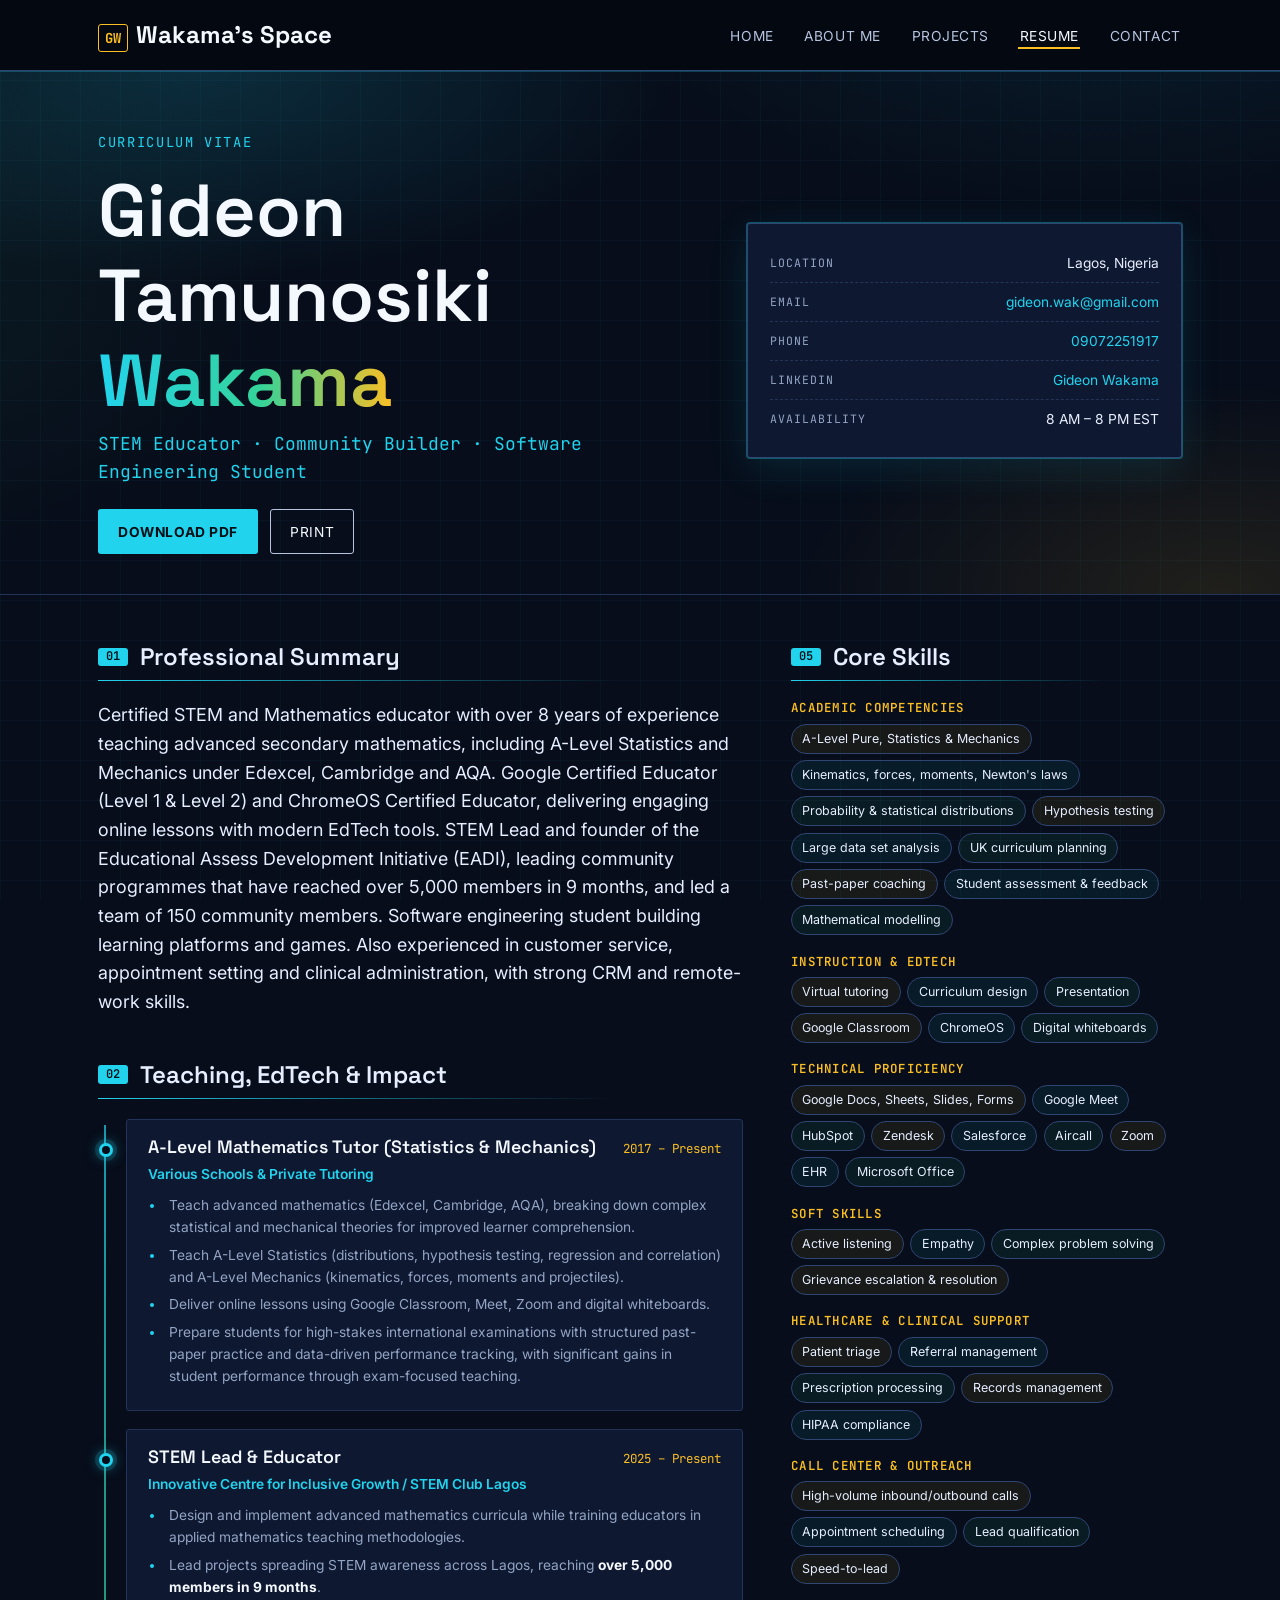
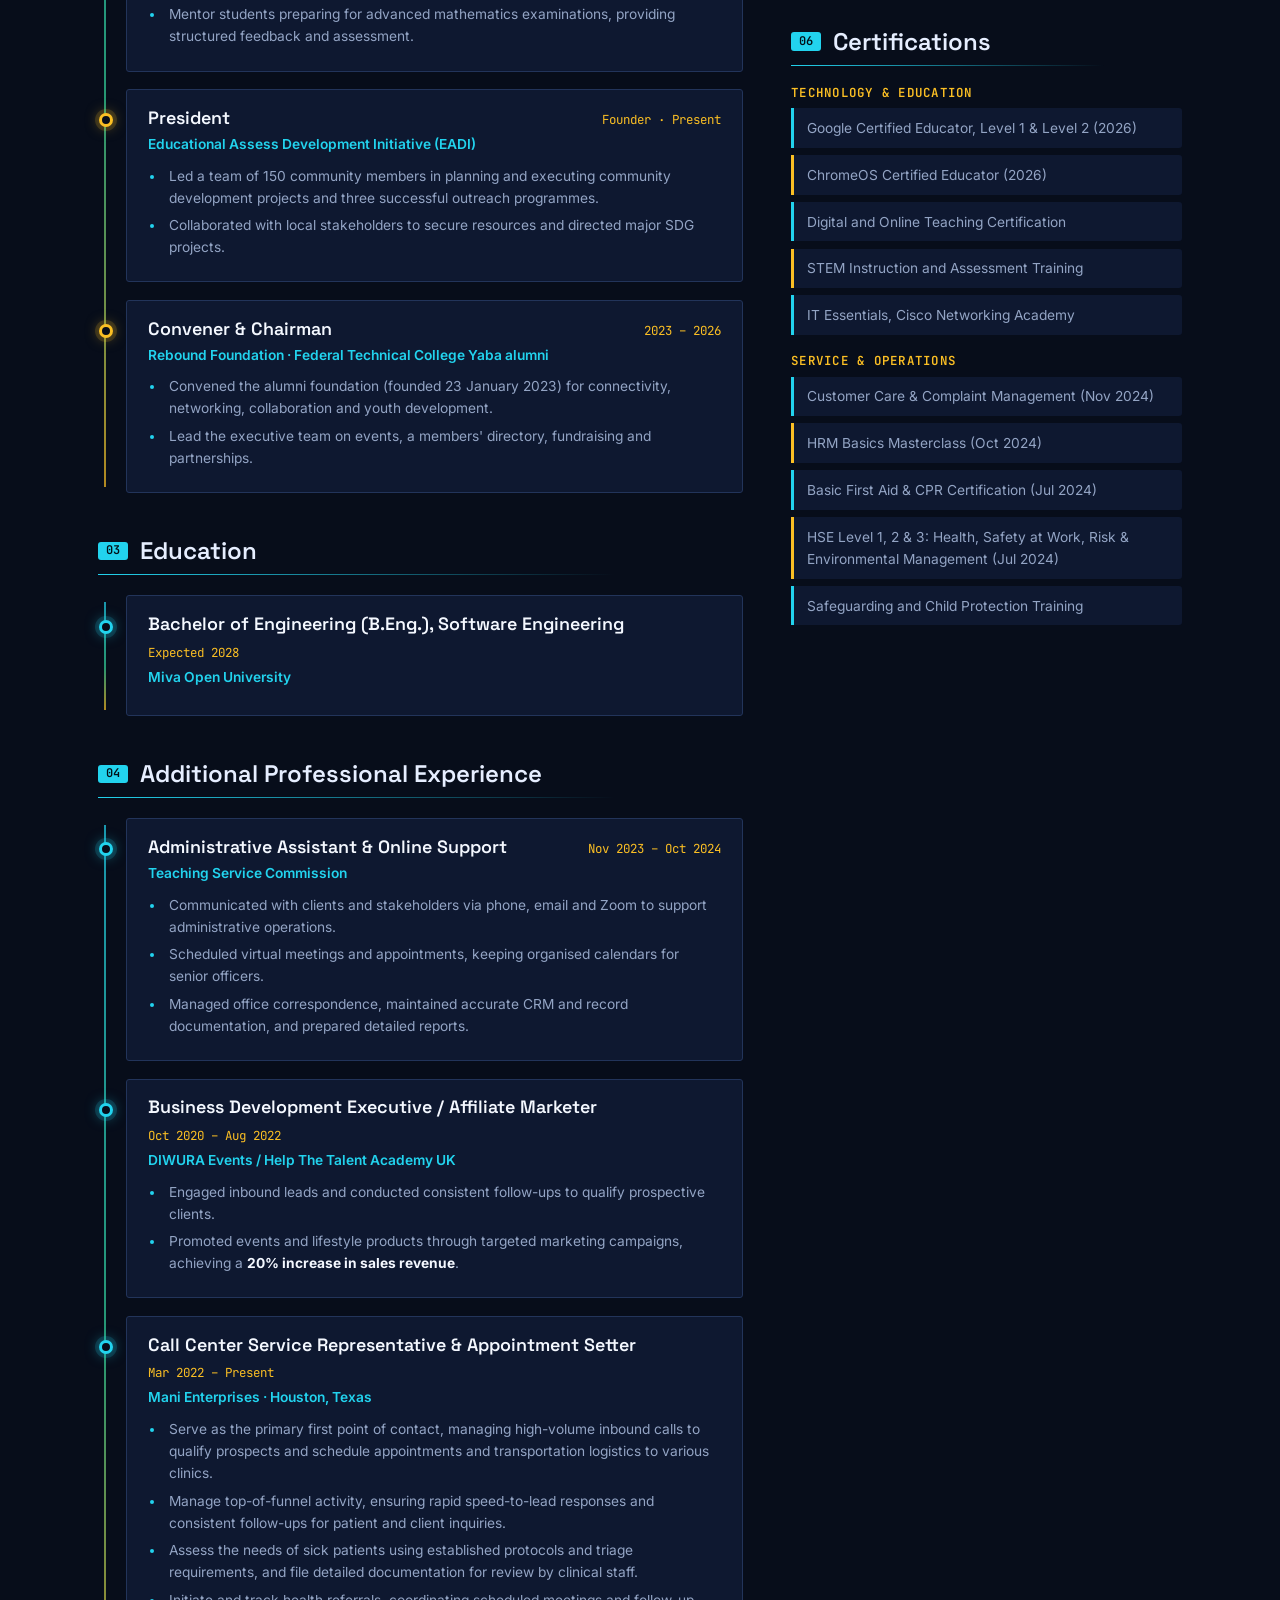
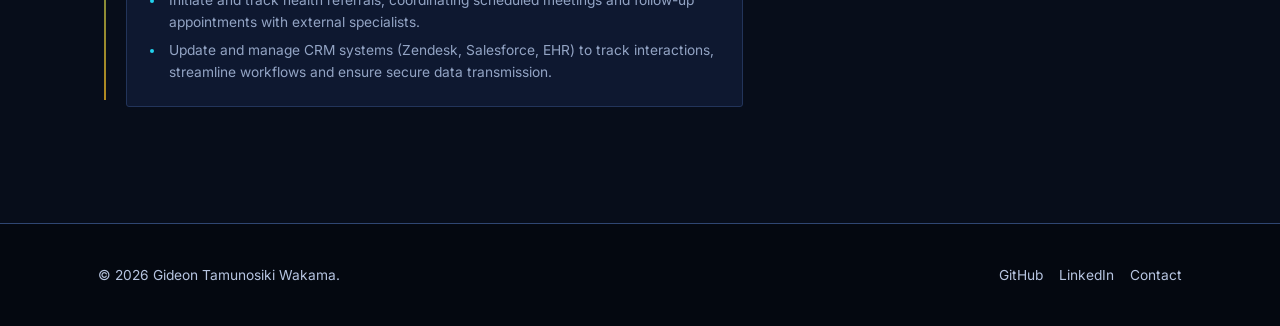
<file: resume.html>
<!DOCTYPE html>
<html lang="en">
<head>
<meta charset="UTF-8">
<meta name="viewport" content="width=device-width, initial-scale=1.0">
<title>Resume — Wakama's Space</title>
<meta name="description" content="Full CV of Gideon Tamunosiki Wakama: teaching, EdTech, leadership and certifications.">
<meta property="og:site_name" content="Wakama's Space">
<meta property="og:type" content="website">
<meta property="og:title" content="Resume — Wakama's Space">
<meta property="og:description" content="Full CV of Gideon Tamunosiki Wakama: teaching, EdTech, leadership and certifications.">
<meta property="og:url" content="https://gidi-stem.github.io/Gideonfolio/resume.html">
<meta property="og:image" content="https://gidi-stem.github.io/Gideonfolio/3964.jpg">
<meta name="twitter:card" content="summary_large_image">
<meta name="twitter:title" content="Resume — Wakama's Space">
<meta name="twitter:description" content="Full CV of Gideon Tamunosiki Wakama: teaching, EdTech, leadership and certifications.">
<meta name="twitter:image" content="https://gidi-stem.github.io/Gideonfolio/3964.jpg">
<link rel="preconnect" href="https://fonts.googleapis.com">
<link href="https://fonts.googleapis.com/css2?family=Space+Grotesk:wght@500;600;700&family=Inter:wght@400;500;600;700&family=JetBrains+Mono:wght@400;500&display=swap" rel="stylesheet">
<link rel="stylesheet" href="style.css">
</head>
<body>

<header class="site-header">
  <nav class="nav container" aria-label="Primary">
    <a href="index.html" class="brand"><span class="brand-mark">GW</span> Wakama's Space</a>
    <button class="nav-toggle" id="navToggle" aria-expanded="false" aria-controls="navMenu" aria-label="Toggle navigation menu">
      <span></span>
    </button>
    <ul class="nav-menu" id="navMenu">
      <li><a href="index.html">Home</a></li>
      <li><a href="about.html">About Me</a></li>
      <li><a href="project.html">Projects</a></li>
      <li><a href="resume.html" aria-current="page">Resume</a></li>
      <li><a href="contact.html">Contact</a></li>
    </ul>
  </nav>
</header>

<main id="main" class="resume">

  <section class="rs-hero">
    <div class="container rs-hero-grid">
      <div>
        <span class="eyebrow">Curriculum Vitae</span>
        <h1>Gideon Tamunosiki <span class="grad">Wakama</span></h1>
        <p class="rs-role">STEM Educator · Community Builder · Software Engineering Student</p>
        <div class="rs-actions">
          <a class="btn btn-primary" href="Gideon-Wakama-CV.pdf" download>Download PDF</a>
          <button class="btn btn-ghost" type="button" id="printBtn">Print</button>
        </div>
      </div>
      <ul class="rs-contact card">
        <li><span>Location</span>Lagos, Nigeria</li>
        <li><span>Email</span><a href="mailto:gideon.wak@gmail.com">gideon.wak@gmail.com</a></li>
        <li><span>Phone</span><a href="tel:+2349072251917">09072251917</a></li>
        <li><span>LinkedIn</span><a href="https://www.linkedin.com/in/gideon-wakama-8a5682131/" target="_blank" rel="noopener">Gideon Wakama</a></li>
        <li><span>Availability</span>8 AM – 8 PM EST</li>
      </ul>
    </div>
  </section>

  <div class="container rs-layout">
    <div class="rs-main">
      <section class="rs-block">
        <h2><span class="num">01</span> Professional Summary</h2>
        <p>Certified STEM and Mathematics educator with over 8 years of experience teaching advanced secondary mathematics, including A-Level Statistics and Mechanics under Edexcel, Cambridge and AQA. Google Certified Educator (Level 1 &amp; Level 2) and ChromeOS Certified Educator, delivering engaging online lessons with modern EdTech tools. STEM Lead and founder of the Educational Assess Development Initiative (EADI), leading community programmes that have reached over 5,000 members in 9 months, and led a team of 150 community members. Software engineering student building learning platforms and games. Also experienced in customer service, appointment setting and clinical administration, with strong CRM and remote-work skills.</p>
      </section>

      <section class="rs-block">
        <h2><span class="num">02</span> Teaching, EdTech &amp; Impact</h2>
        <div class="timeline"><article class="tl-item "><span class="tl-node" aria-hidden="true"></span>
      <div class="tl-head"><h3>A-Level Mathematics Tutor (Statistics &amp; Mechanics)</h3><span class="tl-when">2017 – Present</span></div>
      <p class="tl-org">Various Schools &amp; Private Tutoring</p><ul class="tl-list"><li>Teach advanced mathematics (Edexcel, Cambridge, AQA), breaking down complex statistical and mechanical theories for improved learner comprehension.</li><li>Teach A-Level Statistics (distributions, hypothesis testing, regression and correlation) and A-Level Mechanics (kinematics, forces, moments and projectiles).</li><li>Deliver online lessons using Google Classroom, Meet, Zoom and digital whiteboards.</li><li>Prepare students for high-stakes international examinations with structured past-paper practice and data-driven performance tracking, with significant gains in student performance through exam-focused teaching.</li></ul></article><article class="tl-item "><span class="tl-node" aria-hidden="true"></span>
      <div class="tl-head"><h3>STEM Lead &amp; Educator</h3><span class="tl-when">2025 – Present</span></div>
      <p class="tl-org">Innovative Centre for Inclusive Growth / STEM Club Lagos</p><ul class="tl-list"><li>Design and implement advanced mathematics curricula while training educators in applied mathematics teaching methodologies.</li><li>Lead projects spreading STEM awareness across Lagos, reaching <strong>over 5,000 members in 9 months</strong>.</li><li>Mentor students preparing for advanced mathematics examinations, providing structured feedback and assessment.</li></ul></article><article class="tl-item alt"><span class="tl-node" aria-hidden="true"></span>
      <div class="tl-head"><h3>President</h3><span class="tl-when">Founder · Present</span></div>
      <p class="tl-org">Educational Assess Development Initiative (EADI)</p><ul class="tl-list"><li>Led a team of 150 community members in planning and executing community development projects and three successful outreach programmes.</li><li>Collaborated with local stakeholders to secure resources and directed major SDG projects.</li></ul></article><article class="tl-item alt"><span class="tl-node" aria-hidden="true"></span>
      <div class="tl-head"><h3>Convener &amp; Chairman</h3><span class="tl-when">2023 – 2026</span></div>
      <p class="tl-org">Rebound Foundation · Federal Technical College Yaba alumni</p><ul class="tl-list"><li>Convened the alumni foundation (founded 23 January 2023) for connectivity, networking, collaboration and youth development.</li><li>Lead the executive team on events, a members' directory, fundraising and partnerships.</li></ul></article></div>
      </section>

      <section class="rs-block">
        <h2><span class="num">03</span> Education</h2>
        <div class="timeline"><article class="tl-item"><span class="tl-node" aria-hidden="true"></span>
          <div class="tl-head"><h3>Bachelor of Engineering (B.Eng.), Software Engineering</h3><span class="tl-when">Expected 2028</span></div>
          <p class="tl-org">Miva Open University</p></article></div>
      </section>

      <section class="rs-block">
        <h2><span class="num">04</span> Additional Professional Experience</h2>
        <div class="timeline"><article class="tl-item "><span class="tl-node" aria-hidden="true"></span>
      <div class="tl-head"><h3>Administrative Assistant &amp; Online Support</h3><span class="tl-when">Nov 2023 – Oct 2024</span></div>
      <p class="tl-org">Teaching Service Commission</p><ul class="tl-list"><li>Communicated with clients and stakeholders via phone, email and Zoom to support administrative operations.</li><li>Scheduled virtual meetings and appointments, keeping organised calendars for senior officers.</li><li>Managed office correspondence, maintained accurate CRM and record documentation, and prepared detailed reports.</li></ul></article><article class="tl-item "><span class="tl-node" aria-hidden="true"></span>
      <div class="tl-head"><h3>Business Development Executive / Affiliate Marketer</h3><span class="tl-when">Oct 2020 – Aug 2022</span></div>
      <p class="tl-org">DIWURA Events / Help The Talent Academy UK</p><ul class="tl-list"><li>Engaged inbound leads and conducted consistent follow-ups to qualify prospective clients.</li><li>Promoted events and lifestyle products through targeted marketing campaigns, achieving a <strong>20% increase in sales revenue</strong>.</li></ul></article><article class="tl-item "><span class="tl-node" aria-hidden="true"></span>
      <div class="tl-head"><h3>Call Center Service Representative &amp; Appointment Setter</h3><span class="tl-when">Mar 2022 – Present</span></div>
      <p class="tl-org">Mani Enterprises · Houston, Texas</p><ul class="tl-list"><li>Serve as the primary first point of contact, managing high-volume inbound calls to qualify prospects and schedule appointments and transportation logistics to various clinics.</li><li>Manage top-of-funnel activity, ensuring rapid speed-to-lead responses and consistent follow-ups for patient and client inquiries.</li><li>Assess the needs of sick patients using established protocols and triage requirements, and file detailed documentation for review by clinical staff.</li><li>Initiate and track health referrals, coordinating scheduled meetings and follow-up appointments with external specialists.</li><li>Update and manage CRM systems (Zendesk, Salesforce, EHR) to track interactions, streamline workflows and ensure secure data transmission.</li></ul></article></div>
      </section>
    </div>

    <aside class="rs-side">
      <section class="rs-block">
        <h2><span class="num">05</span> Core Skills</h2>
        <div class="sk-group"><h4>Academic Competencies</h4><div class="chips"><span class="chip">A-Level Pure, Statistics &amp; Mechanics</span><span class="chip">Kinematics, forces, moments, Newton's laws</span><span class="chip">Probability &amp; statistical distributions</span><span class="chip">Hypothesis testing</span><span class="chip">Large data set analysis</span><span class="chip">UK curriculum planning</span><span class="chip">Past-paper coaching</span><span class="chip">Student assessment &amp; feedback</span><span class="chip">Mathematical modelling</span></div></div><div class="sk-group"><h4>Instruction &amp; EdTech</h4><div class="chips"><span class="chip">Virtual tutoring</span><span class="chip">Curriculum design</span><span class="chip">Presentation</span><span class="chip">Google Classroom</span><span class="chip">ChromeOS</span><span class="chip">Digital whiteboards</span></div></div><div class="sk-group"><h4>Technical Proficiency</h4><div class="chips"><span class="chip">Google Docs, Sheets, Slides, Forms</span><span class="chip">Google Meet</span><span class="chip">HubSpot</span><span class="chip">Zendesk</span><span class="chip">Salesforce</span><span class="chip">Aircall</span><span class="chip">Zoom</span><span class="chip">EHR</span><span class="chip">Microsoft Office</span></div></div><div class="sk-group"><h4>Soft Skills</h4><div class="chips"><span class="chip">Active listening</span><span class="chip">Empathy</span><span class="chip">Complex problem solving</span><span class="chip">Grievance escalation &amp; resolution</span></div></div><div class="sk-group"><h4>Healthcare &amp; Clinical Support</h4><div class="chips"><span class="chip">Patient triage</span><span class="chip">Referral management</span><span class="chip">Prescription processing</span><span class="chip">Records management</span><span class="chip">HIPAA compliance</span></div></div><div class="sk-group"><h4>Call Center &amp; Outreach</h4><div class="chips"><span class="chip">High-volume inbound/outbound calls</span><span class="chip">Appointment scheduling</span><span class="chip">Lead qualification</span><span class="chip">Speed-to-lead</span></div></div>
      </section>
      <section class="rs-block">
        <h2><span class="num">06</span> Certifications</h2>
        <h4>Technology &amp; Education</h4><ul class="cert-list"><li>Google Certified Educator, Level 1 &amp; Level 2 (2026)</li><li>ChromeOS Certified Educator (2026)</li><li>Digital and Online Teaching Certification</li><li>STEM Instruction and Assessment Training</li><li>IT Essentials, Cisco Networking Academy</li></ul>
        <h4>Service &amp; Operations</h4><ul class="cert-list"><li>Customer Care &amp; Complaint Management (Nov 2024)</li><li>HRM Basics Masterclass (Oct 2024)</li><li>Basic First Aid &amp; CPR Certification (Jul 2024)</li><li>HSE Level 1, 2 &amp; 3: Health, Safety at Work, Risk &amp; Environmental Management (Jul 2024)</li><li>Safeguarding and Child Protection Training</li></ul>
      </section>
    </aside>
  </div>

</main>

<footer class="site-footer">
  <div class="container footer-inner">
    <p style="margin:0;">© <span id="year"></span> Gideon Tamunosiki Wakama.</p>
    <div class="social-row">
      <a href="https://github.com/" target="_blank" rel="noopener">GitHub</a>
      <a href="https://linkedin.com/in/gideon-wakama-8a5682131" target="_blank" rel="noopener">LinkedIn</a>
      <a href="contact.html">Contact</a>
    </div>
  </div>
</footer>

<script src="home.js"></script>
<script>document.getElementById("printBtn").addEventListener("click",function(){window.print();});</script>
</body>
</html>
</file>
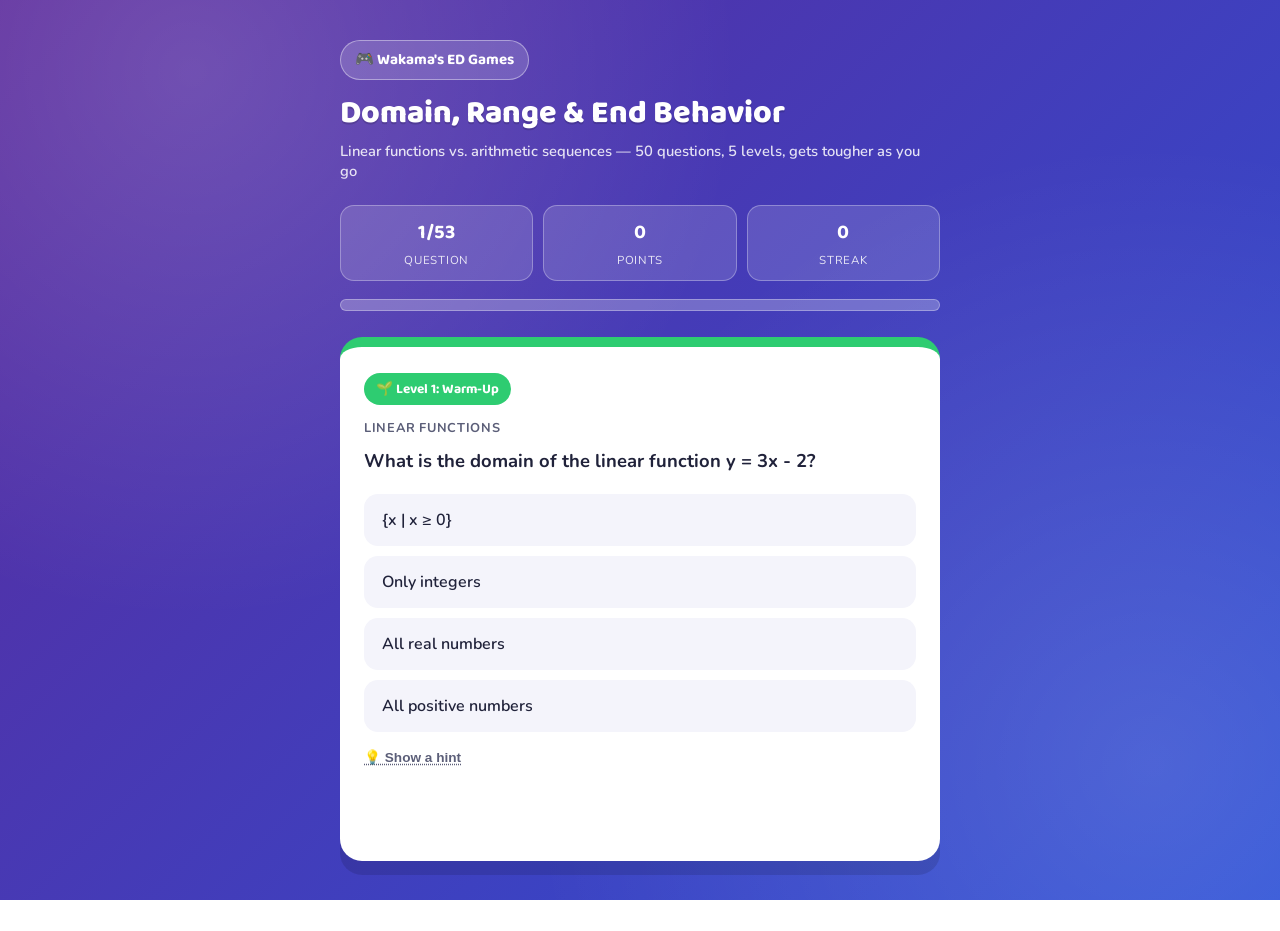
<file: games/domain-range-end-behavior.html>
<!DOCTYPE html>
<html lang="en">
<head>
<meta charset="UTF-8">
<meta name="viewport" content="width=device-width, initial-scale=1.0">
<title>Domain, Range &amp; End Behavior — Wakama's ED Games</title>
<link rel="preconnect" href="https://fonts.googleapis.com">
<link href="https://fonts.googleapis.com/css2?family=Baloo+2:wght@500;600;700;800&family=Nunito:wght@400;600;700;800&display=swap" rel="stylesheet">
<style>
  :root{
    --bg-a:#5B2A9C;
    --bg-b:#2B4FD6;
    --ink:#20223A;
    --ink-soft:#5B5E78;
    --card:#FFFFFF;
    --correct:#1E9E5A;
    --correct-bg:#E1F7EA;
    --wrong:#E63950;
    --wrong-bg:#FDE6E9;
    --gold:#FFC93C;
    --lvl1:#2ECC71;
    --lvl2:#17C1C7;
    --lvl3:#4C6FFF;
    --lvl4:#FF9130;
    --lvl5:#FF4D8D;
    --font-display:'Baloo 2', 'Comic Sans MS', 'Segoe UI', sans-serif;
    --font-body:'Nunito', -apple-system, 'Segoe UI', sans-serif;
  }
  *{box-sizing:border-box;}
  html,body{margin:0;padding:0;}
  body{
    min-height:100vh;
    background:
      radial-gradient(circle at 15% 8%, rgba(255,255,255,0.16), transparent 40%),
      radial-gradient(circle at 90% 85%, rgba(255,255,255,0.14), transparent 45%),
      linear-gradient(135deg, var(--bg-a), var(--bg-b));
    background-attachment:fixed;
    font-family:var(--font-body);
    color:var(--ink);
    display:flex;
    justify-content:center;
    padding:40px 16px 70px;
  }
  .wrap{
    width:100%;
    max-width:600px;
  }

  .brand-tag{
    display:inline-flex;
    align-items:center;
    gap:6px;
    font-family:var(--font-display);
    font-size:0.95rem;
    font-weight:700;
    color:#fff;
    background:rgba(255,255,255,0.16);
    border:1px solid rgba(255,255,255,0.4);
    padding:7px 14px;
    border-radius:999px;
    margin-bottom:16px;
  }
  h1{
    font-family:var(--font-display);
    font-weight:800;
    font-size:2rem;
    line-height:1.15;
    color:#fff;
    margin:0 0 8px;
    text-shadow:0 2px 0 rgba(0,0,0,0.15);
  }
  .meta-line{
    font-size:0.92rem;
    color:rgba(255,255,255,0.85);
    margin:0 0 24px;
    font-weight:600;
  }

  /* top stat bar */
  .stat-bar{
    display:flex;
    gap:10px;
    margin-bottom:18px;
  }
  .stat-chip{
    flex:1;
    background:rgba(255,255,255,0.14);
    border:1px solid rgba(255,255,255,0.3);
    border-radius:14px;
    padding:10px 12px;
    text-align:center;
    color:#fff;
  }
  .stat-chip .val{
    font-family:var(--font-display);
    font-size:1.25rem;
    font-weight:700;
    display:block;
  }
  .stat-chip .lbl{
    font-size:0.72rem;
    text-transform:uppercase;
    letter-spacing:0.06em;
    opacity:0.85;
  }

  .progress-track{
    height:12px;
    background:rgba(255,255,255,0.25);
    border-radius:8px;
    overflow:hidden;
    margin-bottom:26px;
    border:1px solid rgba(255,255,255,0.3);
  }
  .progress-fill{
    height:100%;
    width:0%;
    border-radius:8px;
    transition:width .35s ease, background .35s ease;
  }

  .level-up-banner{
    display:none;
    align-items:center;
    justify-content:center;
    gap:8px;
    font-family:var(--font-display);
    font-weight:800;
    font-size:1.1rem;
    color:#3A2A00;
    background:linear-gradient(90deg, #FFE27A, #FFC93C);
    border-radius:14px;
    padding:12px;
    margin-bottom:18px;
    box-shadow:0 6px 0 rgba(0,0,0,0.12);
  }
  .level-up-banner.show{ display:flex; }

  .card{
    background:var(--card);
    border-radius:22px;
    padding:26px 24px 22px;
    box-shadow:0 14px 0 rgba(0,0,0,0.12);
    border-top:10px solid var(--lvl1);
    position:relative;
  }
  .level-badge{
    display:inline-flex;
    align-items:center;
    gap:6px;
    font-family:var(--font-display);
    font-weight:700;
    font-size:0.85rem;
    color:#fff;
    padding:5px 12px;
    border-radius:999px;
    margin-bottom:14px;
  }
  .topic-tag{
    font-family:var(--font-body);
    font-weight:700;
    font-size:0.8rem;
    color:var(--ink-soft);
    text-transform:uppercase;
    letter-spacing:0.05em;
    margin:0 0 10px;
  }
  .prompt{
    font-size:1.15rem;
    font-weight:700;
    line-height:1.5;
    margin:0 0 20px;
    color:var(--ink);
  }
  .options{ display:flex; flex-direction:column; gap:10px; }
  .option{
    text-align:left;
    background:#F4F4FB;
    border:2px solid transparent;
    border-radius:14px;
    padding:13px 16px;
    font-size:1rem;
    font-weight:600;
    font-family:var(--font-body);
    color:var(--ink);
    cursor:pointer;
    transition:transform .1s ease, border-color .15s ease, background .15s ease;
  }
  .option:hover:not(:disabled){
    border-color:var(--lvl3);
    transform:translateY(-1px);
  }
  .option:disabled{ cursor:default; }
  .option.correct{ border-color:var(--correct); background:var(--correct-bg); color:var(--correct); }
  .option.wrong{ border-color:var(--wrong); background:var(--wrong-bg); color:var(--wrong); }

  .hint-row{ margin-top:14px; }
  .hint-btn{
    background:none; border:none; color:var(--ink-soft);
    font-size:0.85rem; font-weight:700; padding:0; cursor:pointer;
    text-decoration:underline; text-decoration-style:dotted;
  }
  .hint-text{ margin-top:8px; font-size:0.9rem; color:var(--ink-soft); font-style:italic; display:none; }
  .hint-text.show{ display:block; }

  .feedback{ margin-top:16px; padding:14px 16px; border-radius:14px; font-size:0.95rem; line-height:1.5; display:none; }
  .feedback.show{ display:block; }
  .feedback.correct-fb{ background:var(--correct-bg); color:var(--correct); }
  .feedback.wrong-fb{ background:var(--wrong-bg); color:var(--wrong); }
  .feedback .verdict{ font-weight:800; display:block; margin-bottom:4px; font-family:var(--font-display); }
  .feedback .explain{ color:var(--ink); font-weight:600; }
  .feedback .pts{ display:block; margin-top:6px; font-weight:800; color:var(--gold); text-shadow:0 1px 0 rgba(0,0,0,0.1); }

  .nav-row{ margin-top:22px; display:flex; justify-content:flex-end; }
  .next-btn{
    background:var(--ink); color:#fff; border:none; border-radius:14px;
    padding:12px 24px; font-size:1rem; font-family:var(--font-display);
    font-weight:700; cursor:pointer; opacity:0; pointer-events:none;
    transition:opacity .2s ease, transform .1s ease;
    box-shadow:0 5px 0 rgba(0,0,0,0.2);
  }
  .next-btn.show{ opacity:1; pointer-events:auto; }
  .next-btn:active{ transform:translateY(3px); box-shadow:0 2px 0 rgba(0,0,0,0.2); }

  .results{ display:none; text-align:center; padding:30px 24px; }
  .results.show{ display:block; }
  .trophy{ font-size:3rem; margin-bottom:6px; }
  .score-num{ font-family:var(--font-display); font-size:3rem; font-weight:800; margin:0; color:var(--ink); }
  .score-label{ color:var(--ink-soft); margin:2px 0 22px; font-weight:700; }
  .points-total{
    font-family:var(--font-display);
    font-size:1.3rem;
    color:#8A6A00;
    background:linear-gradient(90deg,#FFE27A,#FFC93C);
    display:inline-block;
    padding:8px 20px;
    border-radius:999px;
    margin-bottom:24px;
    font-weight:800;
  }
  .breakdown{ text-align:left; display:flex; flex-direction:column; gap:8px; margin:0 0 26px; }
  .breakdown-row{
    display:flex; justify-content:space-between; align-items:center;
    padding:10px 14px; border-radius:12px; font-size:0.92rem; font-weight:700;
    background:#F4F4FB;
  }
  .breakdown-row .dot{ display:inline-block; width:10px; height:10px; border-radius:50%; margin-right:8px; }
  .restart-btn{
    background:var(--lvl3); border:none; color:#fff;
    border-radius:14px; padding:13px 26px; font-family:var(--font-display);
    font-weight:700; font-size:1rem; cursor:pointer;
    box-shadow:0 5px 0 rgba(0,0,0,0.18);
  }
  .restart-btn:active{ transform:translateY(3px); box-shadow:0 2px 0 rgba(0,0,0,0.18); }

  @media (prefers-reduced-motion: reduce){ *{ transition:none !important; } }
</style>
</head>
<body>
<div class="wrap">
  <span class="brand-tag">🎮 Wakama's ED Games</span>
  <h1>Domain, Range &amp; End Behavior</h1>
  <p class="meta-line">Linear functions vs. arithmetic sequences — 50 questions, 5 levels, gets tougher as you go</p>

  <div class="stat-bar">
    <div class="stat-chip"><span class="val" id="qNumChip">1/50</span><span class="lbl">Question</span></div>
    <div class="stat-chip"><span class="val" id="pointsChip">0</span><span class="lbl">Points</span></div>
    <div class="stat-chip"><span class="val" id="streakChip">0</span><span class="lbl">Streak</span></div>
  </div>

  <div class="progress-track"><div class="progress-fill" id="progressFill"></div></div>
  <div class="level-up-banner" id="levelUpBanner">🎉 Level up! <span id="levelUpText"></span></div>

  <div class="card" id="quizCard">
    <span class="level-badge" id="levelBadge"></span>
    <p class="topic-tag" id="sectionTag"></p>
    <p class="prompt" id="promptText"></p>
    <div class="options" id="optionsWrap"></div>

    <div class="hint-row">
      <button class="hint-btn" id="hintBtn">💡 Show a hint</button>
      <div class="hint-text" id="hintText"></div>
    </div>

    <div class="feedback" id="feedback">
      <span class="verdict" id="feedbackVerdict"></span>
      <span class="explain" id="feedbackExplain"></span>
      <span class="pts" id="feedbackPts"></span>
    </div>

    <div class="nav-row">
      <button class="next-btn" id="nextBtn">Next question</button>
    </div>
  </div>

  <div class="results" id="results">
    <div class="trophy" id="trophyEmoji">🏆</div>
    <p class="score-num" id="finalScore">0/50</p>
    <p class="score-label">correct answers</p>
    <div class="points-total" id="finalPoints">⭐ 0 points</div>
    <div class="breakdown" id="breakdown"></div>
    <button class="restart-btn" id="restartBtn">🔄 Play again</button>
  </div>
</div>

<script>
const LEVELS = [
  {name:"Warm-Up",     emoji:"🌱", color:"#2ECC71", pts:10},
  {name:"Getting Sharper", emoji:"⚡", color:"#17C1C7", pts:20},
  {name:"Building Speed",  emoji:"🚀", color:"#4C6FFF", pts:30},
  {name:"Challenge Zone",  emoji:"🔥", color:"#FF9130", pts:40},
  {name:"Master Level",    emoji:"👑", color:"#FF4D8D", pts:50}
];

const QUESTIONS = [
// LEVEL 1 — Warm-Up
{s:"Linear Functions",p:"What is the domain of the linear function y = 3x - 2?",o:["All real numbers","All positive numbers","Only integers","{x | x \u2265 0}"],c:0,h:"Unless a problem says otherwise, what x-values can you plug into a straight line?",e:"A non-restricted linear function accepts any real number as input — the line stretches infinitely left and right."},
{s:"Linear Functions",p:"What is the range of y = 3x - 2 (a line that isn't horizontal)?",o:["All real numbers","Only positive numbers","{y | y \u2265 -2}","Only integers"],c:0,h:"Since the line keeps rising or falling forever, how far up and down does it go?",e:"A line with nonzero slope extends infinitely upward and downward, so every real y-value is eventually reached."},
{s:"Sequences",p:"What is the domain of the arithmetic sequence a\u2099 = 5n - 2?",o:["Positive integers: 1, 2, 3, ...","All real numbers","All integers, including negatives","Only even numbers"],c:0,h:"A sequence's inputs are term positions — can you have a \"2.5th\" term?",e:"Sequences are only defined at whole-number term positions (n = 1, 2, 3, ...), which makes them discrete rather than continuous."},
{s:"Comparing the Two",p:"Why is the domain of a sequence different from the domain of a linear function, even if they share a similar rule?",o:["A sequence only makes sense at whole-number positions, while a function can take any real input","They're actually identical","A sequence has an infinite domain just like a function","A sequence's domain depends on its y-values"],c:0,h:"Think about what n actually represents in a sequence — a position in a list, not just any number.",e:"n stands for a term number (1st, 2nd, 3rd term...), so only positive integers make sense — unlike x in a function, which can be any real number."},
{s:"End Behavior",p:"For the linear function y = 2x - 3, what happens as x \u2192 \u221e?",o:["y \u2192 \u221e","y \u2192 -\u221e","y \u2192 0","y approaches a fixed number"],c:0,h:"The slope is positive — what does that mean for the line as x grows?",e:"With a positive slope, y keeps increasing without bound as x increases."},
{s:"End Behavior",p:"For the linear function y = -4x - 5, what happens as x \u2192 -\u221e?",o:["y \u2192 \u221e","y \u2192 -\u221e","y \u2192 0","y stays the same"],c:0,h:"A negative slope means the line's direction flips depending on which way x moves.",e:"As x \u2192 -\u221e, -4x becomes a very large positive number, so y \u2192 \u221e."},
{s:"End Behavior",p:"For an increasing arithmetic sequence (d > 0), what happens to a\u2099 as n \u2192 \u221e?",o:["a\u2099 \u2192 \u221e","a\u2099 \u2192 -\u221e","a\u2099 oscillates forever","a\u2099 approaches 0"],c:0,h:"If you keep adding a positive number over and over, where do the terms head?",e:"Each term adds d again, so with d > 0 the terms grow without bound."},
{s:"End Behavior",p:"For a decreasing arithmetic sequence (d < 0), what happens to a\u2099 as n \u2192 \u221e?",o:["a\u2099 \u2192 -\u221e","a\u2099 \u2192 \u221e","a\u2099 approaches a constant","a\u2099 oscillates forever"],c:0,h:"If you keep adding a negative number over and over, where do the terms head?",e:"Each term adds a negative d, so the terms keep shrinking without bound."},
{s:"Sequences",p:"What best describes the range of an increasing arithmetic sequence starting at a\u2081 with common difference d > 0?",o:["The discrete set {a\u2081, a\u2081+d, a\u2081+2d, ...}","All real numbers \u2265 a\u2081","All real numbers","Just {a\u2081}"],c:0,h:"A sequence only produces specific separate values, not everything in between.",e:"A sequence's range is the specific list of terms it produces — discrete points, not a continuous interval."},
{s:"Comparing the Two",p:"Which is true: the graph of a linear function is a solid connected line, while the graph of an arithmetic sequence is a series of separate points.",o:["True", "False", "Only true for increasing sequences", "Only true for negative slopes"],c:0,h:"Picture plotting whole numbers 1, 2, 3... versus plotting every possible x-value.",e:"A function's domain (all reals) draws a connected line; a sequence's domain (whole numbers only) draws isolated dots."},

// LEVEL 2 — Getting Sharper
{s:"Sequences",p:"A sequence begins (1, 7), (2, 4), (3, 1), (4, -2) and continues by the same pattern. In general, what is its domain?",o:["{1, 2, 3, 4, ...} — all positive integers","{-2, 1, 4, 7}","{1, 2, 3, 4} only","All real numbers"],c:0,h:"Don't confuse the domain (term positions) with the values shown so far.",e:"The domain of a sequence is always the positive integers used as term numbers, not just the handful of terms you happen to see."},
{s:"Sequences",p:"For that same sequence (1,7), (2,4), (3,1), (4,-2), what is d, and where do the terms head as n \u2192 \u221e?",o:["d = -3, terms \u2192 -\u221e","d = 3, terms \u2192 \u221e","d = -3, terms \u2192 0","d = -3, terms \u2192 \u221e"],c:0,h:"Subtract consecutive terms to find d, then decide the direction.",e:"4-7=-3, 1-4=-3, -2-1=-3, so d=-3. Since d is negative, the terms decrease without bound."},
{s:"Linear Functions",p:"If y = 2x - 3 is restricted to the inputs {1, 2, 3, 4, 5}, what is the resulting range?",o:["{-1, 1, 3, 5, 7}","All real numbers","{1, 2, 3, 4, 5}","{-3, -1, 1, 3, 5}"],c:0,h:"Plug each x-value in one at a time.",e:"x=1\u2192-1, x=2\u21921, x=3\u21923, x=4\u21925, x=5\u21927, giving the range {-1, 1, 3, 5, 7}."},
{s:"Linear Functions",p:"A linear function's domain and range are usually both \"all real numbers\" — unless what happens?",o:["The line is restricted to specific x-values, or it's a horizontal line","It has a positive slope","It passes through the origin","It has integer coefficients"],c:0,h:"Think about what changes when a line has zero slope, or when a problem limits which x-values are allowed.",e:"A horizontal line only ever outputs one y-value, and any stated restriction on x will limit the domain to less than all reals."},
{s:"Linear Functions",p:"What is the range of the horizontal line y = 4?",o:["{4} only","All real numbers","{0, 4}","There is no range"],c:0,h:"A horizontal line never changes height, no matter what x is.",e:"Every point on y = 4 has the same y-value, so the range is just the single value 4."},
{s:"End Behavior",p:"As n \u2192 \u221e for the sequence a\u2099 = -5n + 100, what is the end behavior?",o:["a\u2099 \u2192 -\u221e","a\u2099 \u2192 \u221e","a\u2099 approaches 100","a\u2099 approaches 0"],c:0,h:"Check the sign of the coefficient in front of n.",e:"The coefficient of n is -5, which is negative, so the terms decrease without bound as n grows."},
{s:"End Behavior",p:"Which correctly describes the end behavior of a line with negative slope as x \u2192 \u221e?",o:["As x \u2192 \u221e, y \u2192 -\u221e","As x \u2192 \u221e, y \u2192 \u221e","As x \u2192 \u221e, y \u2192 0","As x \u2192 \u221e, y stays constant"],c:0,h:"A negative slope means the line falls as you move right.",e:"With negative slope, increasing x makes the line fall further and further, so y \u2192 -\u221e."},
{s:"Sequences",p:"A sequence counts something like \"day number.\" Why can't its domain include values like n = 2.5 or n = -1?",o:["Because n represents a whole, sequential position — like a day or term number","Because 2.5 is irrational","Because negative numbers are always excluded from math","Because sequences must always start at 0"],c:0,h:"What would \"day 2.5\" or \"day -1\" even mean here?",e:"n has to be a positive whole number because it labels a specific position in the sequence — there's no such thing as term number 2.5 or -1."},
{s:"Comparing the Two",p:"Which one has a smooth, unbroken graph: a linear function or an arithmetic sequence?",o:["Linear function","Arithmetic sequence","Both are smooth and unbroken","Neither is smooth"],c:0,h:"Think about whether the domain includes every real number or just whole-number positions.",e:"A linear function's domain includes every real number, so its graph is one continuous line. A sequence only has isolated points."},
{s:"End Behavior",p:"For the constant sequence 20, 20, 20, 20, ... (d = 0), what is the end behavior as n \u2192 \u221e?",o:["a\u2099 stays at 20 forever","a\u2099 \u2192 \u221e","a\u2099 \u2192 -\u221e","a\u2099 oscillates"],c:0,h:"If nothing is ever added or subtracted, does the value change at all?",e:"With d = 0, every term is identical, so the sequence neither grows nor shrinks — it just stays at 20."},

// LEVEL 3 — Building Speed
{s:"Linear Functions",p:"y = -x + 7 is restricted so x can only be a whole number from 0 to 10. What is its domain?",o:["{0, 1, 2, ..., 10}","All real numbers","{x | x \u2265 0}","{-x, 7}"],c:0,h:"A stated restriction always overrides the usual \"all real numbers\" rule.",e:"Once a problem restricts x to specific whole numbers in a range, the domain becomes exactly that finite set."},
{s:"Sequences",p:"A sequence has a\u2081 = 100 and d = -8. As n \u2192 \u221e, what happens to a\u2099?",o:["a\u2099 \u2192 -\u221e","a\u2099 \u2192 \u221e","a\u2099 approaches 100","a\u2099 approaches 0"],c:0,h:"Look only at the sign of d — the starting value doesn't affect the long-run direction.",e:"With a negative common difference, the terms keep decreasing forever, regardless of where they started."},
{s:"Linear Functions",p:"What is true about the horizontal line y = 6?",o:["Domain: all real numbers. Range: {6}","Domain: {6}. Range: all real numbers","Domain and range are both {6}","Domain and range are both all real numbers"],c:0,h:"x can be anything, but y never changes.",e:"A horizontal line accepts every x-value (domain = all reals) but only ever outputs one y-value (range = {6})."},
{s:"Sequences",p:"A sequence goes 2, 5, 8, 11, .... Which best describes its range?",o:["The discrete, ever-increasing set {2, 5, 8, 11, ...}","All real numbers \u2265 2","{2, 5, 8, 11} only, since the pattern stops there","All multiples of 3"],c:0,h:"The range keeps growing forever — but only at the specific values the sequence actually lands on.",e:"Since d = 3 > 0, the sequence increases forever, but it only ever hits the exact terms it generates — not every real number in between."},
{s:"Linear Functions",p:"For y = 3x + 5 restricted to domain x \u2265 0, what is the range?",o:["{y | y \u2265 5}","All real numbers","{y | y \u2264 5}","{5}"],c:0,h:"Find the y-value at the smallest allowed x, then decide which direction y goes from there.",e:"At x=0, y=5. Since the slope is positive and x only increases from 0, y only ever goes up from 5."},
{s:"Linear Functions",p:"For y = -2x + 10 restricted to domain x \u2265 0, what is the range?",o:["{y | y \u2264 10}","{y | y \u2265 10}","All real numbers","{10}"],c:0,h:"Find y at x = 0, then think about which way a negative slope pushes y as x grows.",e:"At x=0, y=10. Since the slope is negative and x only increases, y can only decrease from 10 onward."},
{s:"Comparing the Two",p:"Sequence A: a\u2099 = 3n + 1. Sequence B: b\u2099 = -3n + 50. Which one approaches -\u221e as n \u2192 \u221e?",o:["Sequence B","Sequence A","Both do","Neither does"],c:0,h:"Check the sign in front of n for each sequence.",e:"Sequence B has a common difference of -3 (negative), so it decreases without bound. Sequence A has d = 3 and increases forever."},
{s:"Comparing the Two",p:"Which one can take on every value in between its lowest and highest points, with no gaps?",o:["A linear function","An arithmetic sequence","Both, equally","Neither"],c:0,h:"Think about whether the domain is every real number or just whole-number positions.",e:"A linear function is continuous, so it passes through every value in between. A sequence jumps by d each time, leaving gaps."},
{s:"Sequences",p:"A sequence has common difference d = 0.5. Does its range include every real number between consecutive terms, the way a continuous function would?",o:["No — it still only hits values spaced 0.5 apart","Yes — fractions allow decimals in between","Only if d is negative","Only if a\u2081 = 0"],c:0,h:"A sequence is still discrete no matter how small its common difference gets.",e:"Even with a fractional step, a sequence only ever lands on specific values 0.5 apart — it never fills in the space between them."},
{s:"Sequences",p:"A car's odometer reading after n trips follows a\u2099 = 40000 + 250n, where n counts completed trips starting at n = 0. What is an appropriate domain?",o:["{0, 1, 2, 3, ...}","{1, 2, 3, ...}","All real numbers \u2265 0","{40000, 40250, 40500, ...}"],c:0,h:"The domain describes the trip *numbers*, not the odometer readings themselves.",e:"Since n starts at 0 trips completed and only takes whole-number values, the domain is the non-negative integers."},
{s:"End Behavior",p:"What is the domain and long-run direction of a\u2099 = -26n + 64 as n \u2192 \u221e?",o:["Domain: positive integers; a\u2099 \u2192 -\u221e","Domain: all reals; a\u2099 \u2192 -\u221e","Domain: positive integers; a\u2099 \u2192 \u221e","Domain: all reals; a\u2099 \u2192 \u221e"],c:0,h:"Sequences always have the same type of domain — check the sign of the n-coefficient for direction.",e:"Every arithmetic sequence has a domain of positive integers, and since the coefficient of n is negative, the terms decrease forever."},

// LEVEL 4 — Challenge Zone
{s:"Comparing the Two",p:"A sequence's explicit formula matches a line's equation exactly (both are y = 2n - 1). Why isn't the sequence's graph identical to the line's graph?",o:["The sequence only plots points at whole-number n, even though the formula matches","They actually are identical graphs","The sequence has fewer total points, but the same domain","The formulas must be different for the graphs to differ"],c:0,h:"Matching formulas don't guarantee matching domains.",e:"Sharing a formula only means the rule is the same — the sequence still restricts its inputs to whole numbers, giving isolated dots instead of a solid line."},
{s:"Sequences",p:"For a\u2099 = -2n + 15, at which term number does the sequence first become negative?",o:["n = 8","n = 7","n = 7.5","n = 15"],c:0,h:"Solve -2n + 15 < 0, then round up to the next whole number.",e:"-2n + 15 < 0 gives n > 7.5. Since n must be a whole number, the first negative term is at n = 8."},
{s:"Linear Functions",p:"If y = 4x - 1 has a domain of all real numbers (and a range of all real numbers too), what is the domain of its inverse function?",o:["All real numbers","{4, -1}","Only positive numbers","Cannot be determined"],c:0,h:"An inverse function swaps domain and range with the original.",e:"The domain of an inverse equals the range of the original function. Since the original's range is all reals, so is the inverse's domain."},
{s:"Sequences",p:"A sequence has a\u2081 = 7 and d = -1.5. Does it ever hit exactly 0?",o:["No — the term number would have to be 5.67, which isn't a whole number","Yes, at n = 5","Yes, at n = 6","Cannot be determined"],c:0,h:"Set the explicit formula equal to 0 and solve for n — then check if it's a whole number.",e:"a\u2099 = 8.5 - 1.5n. Setting this to 0 gives n \u2248 5.67, which isn't a valid term number, so the sequence steps over 0 without landing on it."},
{s:"End Behavior",p:"Which end behavior is impossible for an arithmetic sequence?",o:["Leveling off toward some number without ever reaching it","Increasing forever","Decreasing forever","Staying constant forever"],c:0,h:"Arithmetic sequences change by the same fixed amount every time — is there any mechanism for them to slow down?",e:"Because the difference between terms is always the same fixed amount d, a sequence can never \"level off\" toward a limit — that kind of curved, slowing behavior belongs to other function types, not linear ones."},
{s:"Comparing the Two",p:"Lines y = 5x - 3 and y = 5x + 10 share the same slope. How do their end behaviors compare as x \u2192 \u221e?",o:["Both go to \u221e at the same rate, since they share the same slope","They diverge at completely different rates","Only one of them goes to \u221e","They eventually intersect and then match exactly"],c:0,h:"End behavior direction and rate depend only on the slope — not the y-intercept.",e:"Since both lines have slope 5, they increase at the exact same rate as x grows, just offset vertically by different y-intercepts."},
{s:"Sequences",p:"A sequence has d = 0. Which best describes both its range and its end behavior?",o:["Range is a single repeated value; end behavior is constant, never approaching \u00b1\u221e","Range is all real numbers; end behavior diverges","Range is empty; end behavior is undefined","Range grows slowly; end behavior approaches \u221e"],c:0,h:"If nothing is ever added, every single term is identical to the one before it.",e:"With d = 0, the sequence never changes, so its range is just one repeated value and it neither grows nor shrinks."},
{s:"Linear Functions",p:"If a line's domain is restricted to a closed interval like [2, 8], does the idea of \"end behavior as x \u2192 \u221e\" still apply?",o:["No — end behavior describes what happens as x becomes infinitely large or small, which can't happen in a bounded domain","Yes, it always applies to every line","Only if the slope is positive","Only if the interval is very wide"],c:0,h:"End behavior is specifically about what happens far out toward infinity.",e:"A restricted, bounded domain means x never actually approaches infinity, so \"end behavior\" in the traditional sense doesn't apply."},
{s:"Sequences",p:"A sequence goes 12, 7, 2, -3, .... Which term number is the first to fall below -50?",o:["n = 14","n = 13","n = 15","n = 10"],c:0,h:"Find d and a\u2081, build the explicit formula, then solve the inequality.",e:"d = -5, a\u2081 = 12, so a\u2099 = 17 - 5n. Setting 17 - 5n < -50 gives n > 13.4, so the 14th term is the first below -50."},
{s:"Comparing the Two",p:"Sequence a\u2099 = 3n - 1 and line y = 3x - 1 share the same formula. For which inputs do they output the exact same value?",o:["At every whole-number input, since n and x are just different names for the same rule","Never — they're unrelated despite looking similar","Only when x equals 0","Only when the input is negative"],c:0,h:"Plug the same whole number into both formulas and compare.",e:"Since the formulas are identical, plugging in any whole number for both n and x gives matching outputs — the sequence is essentially the line sampled only at whole numbers."},
{s:"End Behavior",p:"Small positive slope (y = 0.0001x + 2) vs. steep positive slope (y = 1000x + 2) — how do their end behaviors compare as x \u2192 \u221e?",o:["Both eventually go to \u221e — slope size affects speed, not direction","The tiny-slope line approaches a constant instead of \u221e","Only the steep line goes to \u221e","They go in opposite directions"],c:0,h:"Direction of end behavior depends on the sign of the slope, not how big or small it is.",e:"Any positive slope, no matter how small, still sends y toward \u221e as x grows — it just gets there more slowly than a steep line would."},

// LEVEL 5 — Master Level
{s:"Sequences",p:"A sequence is only defined for n = 1 through 20 (a finite sequence). How does its domain differ from an infinite arithmetic sequence, and does \"end behavior as n \u2192 \u221e\" apply?",o:["Its domain is the finite set {1, ..., 20}, and end behavior as n \u2192 \u221e doesn't apply since the sequence stops","It behaves exactly like an infinite sequence in every way","End behavior still describes what happens after n = 20","Its domain becomes all real numbers once it's finite"],c:0,h:"If a list has a last entry, can you still ask what happens \"forever after\"?",e:"A finite sequence simply stops — there's no n \u2192 \u221e to describe, since the domain never goes past 20."},
{s:"Linear Functions",p:"Which combination is impossible for a standard, unrestricted linear function?",o:["Domain = all reals, range = {7} only, with the line also diverging to \u00b1\u221e in both directions","Domain = all reals, range = all reals, diverging both directions","Domain = all reals, range = {7}, staying constant","Domain = all reals, range = all reals, one direction \u221e and the other -\u221e"],c:0,h:"A range of just {7} can only happen with one specific type of slope — think about what that implies for end behavior.",e:"A range of exactly {7} only happens when the slope is 0 (a horizontal line) — and a horizontal line never diverges to \u00b1\u221e, so this combination contradicts itself."},
{s:"Sequences",p:"A sequence has d > 0 but starts very negative, at a\u2081 = -1000. Does its range stay negative forever?",o:["No — since d > 0, the terms eventually become positive and keep increasing to \u221e","Yes, it stays negative forever","It stays close to 0 forever","Cannot be determined without more information"],c:0,h:"The starting value only shifts where the sequence begins — it doesn't change the long-run direction set by d.",e:"With d > 0, the sequence always climbs eventually past 0 and keeps increasing without bound, regardless of how negative it started."},
{s:"Comparing the Two",p:"Two arithmetic sequences share the same d but have different a\u2081 values. How do their end behaviors compare as n \u2192 \u221e?",o:["Same direction (both \u2192\u221e or both \u2192-\u221e, since d has the same sign), just offset by a constant gap","Opposite directions","They become identical eventually","They can't be compared without knowing a\u2081"],c:0,h:"The direction of end behavior depends only on the sign of d, not on the starting value.",e:"Since both sequences share the same d, they head in the same direction at the same rate — the different a\u2081 values just create a constant vertical gap between them."},
{s:"Sequences",p:"True or false: every arithmetic sequence's range is bounded on at least one side (has a minimum or a maximum, but not both) — unless d = 0.",o:["True","False","Only true when a\u2081 = 0","Only true for decreasing sequences"],c:0,h:"Think through each case: d > 0, d < 0, and d = 0 separately.",e:"If d > 0, there's a minimum (a\u2081) but no maximum. If d < 0, there's a maximum (a\u2081) but no minimum. Only when d = 0 is the sequence bounded on both sides (a single repeated value)."},
{s:"Sequences",p:"A tank starts with 300 liters and drains 15 liters per minute, modeled as a\u2099 = 300 - 15n for whole-minute checks. Realistically, what is the domain?",o:["{0, 1, 2, ..., 20}","{0, 1, 2, 3, ...} with no upper limit","{n | n \u2265 0}, treating n as continuous","{0, 1, 2, ..., 19}"],c:0,h:"Figure out at which minute the tank actually reaches 0 — the sequence shouldn't continue past that.",e:"300 \u00f7 15 = 20, so the tank empties exactly at n = 20. Realistically, the domain stops there instead of continuing forever."},
{s:"Sequences",p:"For that same draining tank (a\u2099 = 300 - 15n, domain 0 to 20), what is the range?",o:["{0, 15, 30, ..., 300} — a discrete decreasing set","All real numbers from 0 to 300","{300} only","All multiples of 20 from 0 to 300"],c:0,h:"List out the actual liter amounts the tank passes through at each whole minute.",e:"Since the tank is only checked at whole minutes, it only ever reads multiples of 15, from 300 down to 0 — not every value in between."},
{s:"Linear Functions",p:"When does a linear function's range fail to be \"all real numbers,\" even though its domain is all reals?",o:["When the slope equals 0 (a horizontal line)","When the slope is very large","When the y-intercept is negative","This can never happen if the domain is all reals"],c:0,h:"Which single feature of a line locks its output to one repeated value?",e:"Only a slope of exactly 0 makes every output identical, restricting the range to a single value regardless of how large the domain is."},
{s:"Comparing the Two",p:"A linear function y = 2x - 1 and a sequence a\u2099 = 2n - 1 share the exact same formula. Which statement correctly compares their long-run behavior as the input grows toward infinity?",o:["Both increase without bound at the same rate, but the sequence only does so at whole-number steps while the function does so continuously","They have completely different end behavior","Only the function increases; the sequence stays constant","Only the sequence increases; the function stays constant"],c:0,h:"Compare the *rate and direction* of growth, then separately compare *how smoothly* each one gets there.",e:"Sharing a slope/common-difference of 2 means both increase at the same rate forever — the only real difference is that the sequence jumps in whole-number steps while the function moves continuously."},
{s:"Sequences",p:"A sequence has a\u2081 = 50 and d = -1/3. Roughly how many terms will it take before the sequence first drops below 0?",o:["151 terms","50 terms","3 terms","17 terms"],c:0,h:"Set 50 - (1/3)(n-1) < 0 and solve for n.",e:"50 - (1/3)(n-1) < 0 \u2192 (n-1) > 150 \u2192 n > 151, so it takes 151 terms — a small common difference means the sequence declines very slowly even though it still heads to -\u221e eventually."},
{s:"Linear Functions",p:"A line has domain restricted to x \u2264 -3 and has a negative slope. As x moves toward -\u221e within that domain, what happens to y?",o:["y \u2192 \u221e","y \u2192 -\u221e","y approaches a constant","Cannot be determined without the y-intercept"],c:0,h:"A negative slope means y and x move in opposite directions — figure out which way y goes as x keeps decreasing.",e:"With a negative slope, as x keeps decreasing (moving toward -\u221e), y keeps increasing without bound, so y \u2192 \u221e even within the restricted domain."}
];

let current = 0;
let score = 0;
let points = 0;
let streak = 0;
let history = [];
let currentOrder = [];
let answered = false;

function levelForIndex(i){ return Math.floor(i / 10); }

const qNumChip = document.getElementById('qNumChip');
const pointsChip = document.getElementById('pointsChip');
const streakChip = document.getElementById('streakChip');
const progressFill = document.getElementById('progressFill');
const levelUpBanner = document.getElementById('levelUpBanner');
const levelUpText = document.getElementById('levelUpText');
const levelBadge = document.getElementById('levelBadge');
const sectionTag = document.getElementById('sectionTag');
const promptText = document.getElementById('promptText');
const optionsWrap = document.getElementById('optionsWrap');
const hintBtn = document.getElementById('hintBtn');
const hintText = document.getElementById('hintText');
const feedback = document.getElementById('feedback');
const feedbackVerdict = document.getElementById('feedbackVerdict');
const feedbackExplain = document.getElementById('feedbackExplain');
const feedbackPts = document.getElementById('feedbackPts');
const nextBtn = document.getElementById('nextBtn');
const quizCard = document.getElementById('quizCard');
const results = document.getElementById('results');
const finalScore = document.getElementById('finalScore');
const finalPoints = document.getElementById('finalPoints');
const breakdown = document.getElementById('breakdown');
const restartBtn = document.getElementById('restartBtn');
const statBarAndProgress = document.querySelectorAll('.stat-bar, .progress-track');

function shuffledIndices(n){
  const arr = Array.from({length:n}, (_, i) => i);
  for(let i = arr.length - 1; i > 0; i--){
    const j = Math.floor(Math.random() * (i + 1));
    [arr[i], arr[j]] = [arr[j], arr[i]];
  }
  return arr;
}

function renderQuestion(){
  answered = false;
  const q = QUESTIONS[current];
  const lvl = LEVELS[levelForIndex(current)];

  if(current > 0 && levelForIndex(current) !== levelForIndex(current - 1)){
    levelUpText.textContent = `${lvl.emoji} ${lvl.name}`;
    levelUpBanner.classList.add('show');
    setTimeout(() => levelUpBanner.classList.remove('show'), 1800);
  }

  quizCard.style.borderTopColor = lvl.color;
  levelBadge.style.background = lvl.color;
  levelBadge.textContent = `${lvl.emoji} Level ${levelForIndex(current)+1}: ${lvl.name}`;
  progressFill.style.background = lvl.color;

  sectionTag.textContent = q.s;
  promptText.textContent = q.p;
  optionsWrap.innerHTML = '';
  hintText.classList.remove('show');
  hintText.textContent = q.h;
  hintBtn.textContent = '💡 Show a hint';
  feedback.classList.remove('show','correct-fb','wrong-fb');
  feedbackPts.textContent = '';
  nextBtn.classList.remove('show');

  currentOrder = shuffledIndices(q.o.length);
  currentOrder.forEach((origIdx, displayIdx) => {
    const btn = document.createElement('button');
    btn.className = 'option';
    btn.textContent = q.o[origIdx];
    btn.addEventListener('click', () => selectAnswer(displayIdx));
    optionsWrap.appendChild(btn);
  });

  progressFill.style.width = (current / QUESTIONS.length * 100) + '%';
  qNumChip.textContent = `${current + 1}/${QUESTIONS.length}`;
  pointsChip.textContent = points;
  streakChip.textContent = streak;
}

function selectAnswer(displayIdx){
  if(answered) return;
  answered = true;
  const q = QUESTIONS[current];
  const lvl = LEVELS[levelForIndex(current)];
  const opts = optionsWrap.querySelectorAll('.option');
  opts.forEach(o => o.disabled = true);

  const correctDisplayIdx = currentOrder.indexOf(q.c);
  const isCorrect = displayIdx === correctDisplayIdx;
  opts[displayIdx].classList.add(isCorrect ? 'correct' : 'wrong');
  if(!isCorrect){
    opts[correctDisplayIdx].classList.add('correct');
  }

  feedback.classList.add('show', isCorrect ? 'correct-fb' : 'wrong-fb');
  feedbackVerdict.textContent = isCorrect ? "That's right! 🎉" : "Not quite.";
  feedbackExplain.textContent = q.e;

  if(isCorrect){
    score++;
    streak++;
    points += lvl.pts;
    feedbackPts.textContent = `+${lvl.pts} points`;
  } else {
    streak = 0;
  }
  history.push(isCorrect);

  pointsChip.textContent = points;
  streakChip.textContent = streak;
  nextBtn.classList.add('show');
  nextBtn.textContent = current === QUESTIONS.length - 1 ? 'See results 🏁' : 'Next question';
}

hintBtn.addEventListener('click', () => {
  hintText.classList.toggle('show');
  hintBtn.textContent = hintText.classList.contains('show') ? '💡 Hide hint' : '💡 Show a hint';
});

nextBtn.addEventListener('click', () => {
  if(current === QUESTIONS.length - 1){
    showResults();
  } else {
    current++;
    renderQuestion();
  }
});

function showResults(){
  quizCard.style.display = 'none';
  levelUpBanner.classList.remove('show');
  statBarAndProgress.forEach(el => el.style.display = 'none');
  results.classList.add('show');
  finalScore.textContent = `${score}/${QUESTIONS.length}`;
  finalPoints.textContent = `⭐ ${points} points`;

  const pct = score / QUESTIONS.length;
  document.getElementById('trophyEmoji').textContent = pct >= 0.9 ? '👑' : pct >= 0.7 ? '🏆' : pct >= 0.5 ? '🥈' : '🌱';

  const sections = {};
  QUESTIONS.forEach((q, i) => {
    if(!sections[q.s]) sections[q.s] = {correct:0, total:0};
    sections[q.s].total++;
    if(history[i]) sections[q.s].correct++;
  });
  const colorCycle = ["#2ECC71","#17C1C7","#4C6FFF","#FF9130","#FF4D8D"];
  breakdown.innerHTML = '';
  Object.entries(sections).forEach(([name, stat], idx) => {
    const row = document.createElement('div');
    row.className = 'breakdown-row';
    row.innerHTML = `<span><span class="dot" style="background:${colorCycle[idx % colorCycle.length]}"></span>${name}</span><span>${stat.correct}/${stat.total}</span>`;
    breakdown.appendChild(row);
  });
}

restartBtn.addEventListener('click', () => {
  current = 0; score = 0; points = 0; streak = 0; history = [];
  quizCard.style.display = '';
  statBarAndProgress.forEach(el => el.style.display = '');
  results.classList.remove('show');
  renderQuestion();
});

renderQuestion();
</script>
</body>
</html>
</file>
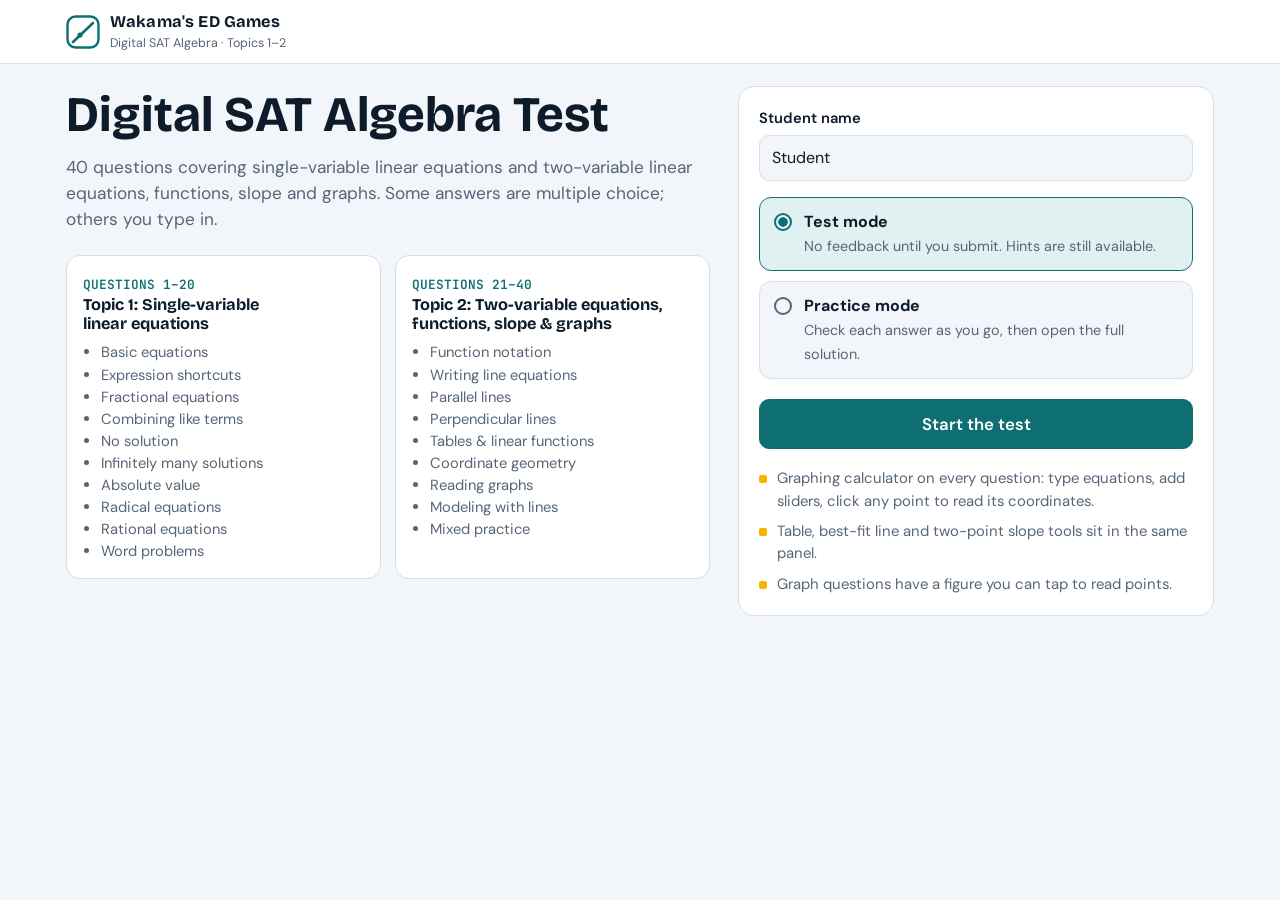
<file: games/sat-algebra-test.html>
<!DOCTYPE html>
<html lang="en">
<head>
<meta charset="utf-8">
<meta name="viewport" content="width=device-width, initial-scale=1">
<title>Digital SAT Algebra Test | Wakama's ED Games</title>
<link rel="preconnect" href="https://fonts.googleapis.com">
<link rel="preconnect" href="https://fonts.gstatic.com" crossorigin>
<link rel="stylesheet" href="https://fonts.googleapis.com/css2?family=Bricolage+Grotesque:opsz,wght@12..96,600;12..96,700&family=DM+Sans:wght@400;500;600;700&family=JetBrains+Mono:wght@500;600&display=swap">
<style>
/* Layout idea: sticky top bar; question card beside a numbered navigator; the graphing calculator slides in from the right. */
:root{
  --bg:#f2f5f9; --surface:#ffffff; --ink:#0d1b2a; --muted:#566678; --line:#d6dee8;
  --accent:#0e6f73; --accent-ink:#ffffff; --accent-soft:#dff1f1;
  --good:#1a7f4a; --good-soft:#dff3e8; --bad:#bf3a2c; --bad-soft:#fbe5e2; --mark:#f4b400; --mark-soft:#fff3cc;
  --g-bg:#ffffff; --g-grid:#d9e0e9; --g-minor:#eef2f6; --g-axis:#55657a; --g-text:#44546a;
  --display:'Bricolage Grotesque',system-ui,sans-serif; --body:'DM Sans',system-ui,sans-serif; --mono:'JetBrains Mono',ui-monospace,monospace;
  color-scheme:light;
}
@media (prefers-color-scheme: dark){
  :root:not([data-theme="light"]){
    --bg:#0b131d; --surface:#122030; --ink:#e8eef6; --muted:#97a8bd; --line:#26364a;
    --accent:#45c3c6; --accent-ink:#04222a; --accent-soft:#12383f;
    --good:#4cc380; --good-soft:#12362a; --bad:#ff7d6e; --bad-soft:#3d1b19; --mark:#f4b400; --mark-soft:#3b3010;
    --g-bg:#0f1b29; --g-grid:#2b3c52; --g-minor:#18283a; --g-axis:#9fb0c5; --g-text:#b4c2d4;
    color-scheme:dark;
  }
}
:root[data-theme="dark"]{
  --bg:#0b131d; --surface:#122030; --ink:#e8eef6; --muted:#97a8bd; --line:#26364a;
  --accent:#45c3c6; --accent-ink:#04222a; --accent-soft:#12383f;
  --good:#4cc380; --good-soft:#12362a; --bad:#ff7d6e; --bad-soft:#3d1b19; --mark:#f4b400; --mark-soft:#3b3010;
  --g-bg:#0f1b29; --g-grid:#2b3c52; --g-minor:#18283a; --g-axis:#9fb0c5; --g-text:#b4c2d4;
  color-scheme:dark;
}
*{box-sizing:border-box}
html,body{margin:0}
body{background:var(--bg);color:var(--ink);font-family:var(--body);font-size:16px;line-height:1.5;-webkit-text-size-adjust:100%}
button,input,textarea,select{font:inherit;color:inherit}
button{cursor:pointer}
:focus-visible{outline:3px solid var(--accent);outline-offset:2px;border-radius:6px}
h1,h2,h3{font-family:var(--display);line-height:1.15;margin:0;text-wrap:balance}
sup{font-size:.7em;line-height:0}
.frac{display:inline-flex;flex-direction:column;vertical-align:middle;text-align:center;line-height:1.15;margin:0 .12em;font-size:.92em}
.frac>span:first-child{border-bottom:1.5px solid currentColor;padding:0 .15em}
.frac>span:last-child{padding:0 .15em}
.num{font-variant-numeric:tabular-nums}

/* top bar */
.top{position:sticky;top:0;z-index:20;background:var(--surface);border-bottom:1px solid var(--line)}
.top-in{max-width:1180px;margin:0 auto;padding:10px 16px;display:flex;align-items:center;gap:14px}
.brand{display:flex;align-items:center;gap:10px;min-width:0}
.brand svg{flex:none;color:var(--accent)}
.brand b{display:block;font-family:var(--display);font-size:1.02rem;letter-spacing:.01em;white-space:nowrap}
.brand small{display:block;color:var(--muted);font-size:.78rem;white-space:nowrap;overflow:hidden;text-overflow:ellipsis}
.top-r{margin-left:auto;display:flex;align-items:center;gap:10px}
.pill{font-family:var(--mono);font-size:.9rem;background:var(--bg);border:1px solid var(--line);border-radius:999px;padding:4px 12px;white-space:nowrap}
.btn{border:1.5px solid var(--line);background:var(--surface);border-radius:10px;padding:9px 14px;font-weight:600;min-height:42px;display:inline-flex;align-items:center;gap:8px;justify-content:center}
.btn:hover{border-color:var(--accent)}
.btn.primary{background:var(--accent);border-color:var(--accent);color:var(--accent-ink)}
.btn.primary:hover{filter:brightness(1.06)}
.btn.ghost{background:transparent}
.btn.small{min-height:34px;padding:5px 10px;font-size:.88rem;border-radius:8px}
.btn[disabled]{opacity:.5;cursor:not-allowed}
.btn.on{background:var(--accent-soft);border-color:var(--accent)}

main{max-width:1180px;margin:0 auto;padding:22px 16px 64px}
@media (min-width:1000px){ body.calc-open{padding-right:560px} }
body.calc-open .layout{grid-template-columns:1fr}
body.calc-open .ngrid{grid-template-columns:repeat(10,1fr)}

/* start */
.start{display:grid;grid-template-columns:1.15fr .85fr;gap:28px;align-items:start}
.start h1{font-size:clamp(2rem,4.2vw,3.1rem)}
.lede{color:var(--muted);font-size:1.08rem;max-width:56ch;margin:12px 0 22px}
.topics{display:grid;grid-template-columns:1fr 1fr;gap:14px}
.tcard{background:var(--surface);border:1px solid var(--line);border-radius:14px;padding:16px}
.tcard h3{font-size:1.02rem;margin-bottom:8px}
.tcard .range{font-family:var(--mono);font-size:.8rem;color:var(--accent);font-weight:600}
.tcard ul{margin:8px 0 0;padding-left:18px;color:var(--muted);font-size:.92rem}
.panel{background:var(--surface);border:1px solid var(--line);border-radius:16px;padding:20px}
.panel label.l{display:block;font-weight:600;margin:0 0 6px;font-size:.92rem}
.field{width:100%;border:1.5px solid var(--line);border-radius:10px;padding:10px 12px;background:var(--bg);min-height:44px}
.modes{display:grid;gap:10px;margin:16px 0 20px}
.mode{display:flex;gap:12px;align-items:flex-start;text-align:left;border:1.5px solid var(--line);background:var(--bg);border-radius:12px;padding:12px 14px;width:100%}
.mode[aria-pressed="true"]{border-color:var(--accent);background:var(--accent-soft)}
.mode b{display:block}
.mode span{color:var(--muted);font-size:.9rem}
.dot{width:18px;height:18px;border-radius:50%;border:2px solid var(--muted);flex:none;margin-top:3px}
.mode[aria-pressed="true"] .dot{border-color:var(--accent);background:radial-gradient(var(--accent) 45%,transparent 50%)}
.tools-list{margin:18px 0 0;padding:0;list-style:none;display:grid;gap:8px;color:var(--muted);font-size:.93rem}
.tools-list li{display:flex;gap:10px}
.tools-list li::before{content:"";width:8px;height:8px;border-radius:2px;background:var(--mark);flex:none;margin-top:8px}
@media (max-width:860px){ .start{grid-template-columns:1fr} .topics{grid-template-columns:1fr} }

/* test layout */
.layout{display:grid;grid-template-columns:minmax(0,1fr) 300px;gap:22px;align-items:start}
@media (max-width:900px){ .layout{grid-template-columns:1fr} }
.card{background:var(--surface);border:1px solid var(--line);border-radius:16px;padding:22px}
.meta{display:flex;flex-wrap:wrap;gap:8px 12px;align-items:center;color:var(--muted);font-size:.88rem;margin-bottom:12px}
.tag{font-family:var(--mono);font-size:.76rem;font-weight:600;background:var(--accent-soft);color:var(--accent);border-radius:6px;padding:3px 8px}
.qtext{font-size:1.18rem;line-height:1.6;margin:0 0 18px;max-width:62ch}
.choices{display:grid;gap:10px;margin:0 0 18px}
.choice{display:flex;gap:14px;align-items:center;text-align:left;border:1.5px solid var(--line);background:var(--surface);border-radius:12px;padding:12px 14px;min-height:54px;font-size:1.05rem}
.choice .ltr{font-family:var(--mono);font-weight:600;width:30px;height:30px;border-radius:50%;border:1.5px solid var(--muted);display:grid;place-items:center;flex:none;font-size:.9rem}
.choice:hover{border-color:var(--accent)}
.choice[aria-pressed="true"]{border-color:var(--accent);background:var(--accent-soft)}
.choice[aria-pressed="true"] .ltr{background:var(--accent);border-color:var(--accent);color:var(--accent-ink)}
.choice.good{border-color:var(--good);background:var(--good-soft)}
.choice.bad{border-color:var(--bad);background:var(--bad-soft)}
.spr{margin:0 0 18px}
.spr input{width:min(260px,100%);font-family:var(--mono);font-size:1.3rem;border:1.5px solid var(--line);border-radius:12px;padding:10px 14px;background:var(--bg);min-height:54px}
.spr small{display:block;color:var(--muted);margin-top:6px}
.spr .echo{font-family:var(--mono);color:var(--accent);min-height:1.4em}
.dtable{border-collapse:collapse;margin:0 0 18px;font-family:var(--mono);font-size:1rem}
.dtable th,.dtable td{border:1px solid var(--line);padding:8px 18px;text-align:center}
.dtable th{background:var(--bg);font-weight:600}
.figbox{margin:0 0 16px;max-width:480px}
.figbox canvas{display:block;width:100%;border:1px solid var(--line);border-radius:12px;touch-action:manipulation;cursor:crosshair;background:var(--g-bg)}
.figbar{display:flex;align-items:center;gap:10px;margin-top:8px;font-family:var(--mono);font-size:.92rem;min-height:34px;flex-wrap:wrap}
.figbar .readout{background:var(--mark-soft);border-radius:8px;padding:4px 10px}
.actions{display:flex;flex-wrap:wrap;gap:10px;align-items:center}
.hints{display:grid;gap:10px;margin:16px 0 0}
.hint{background:var(--mark-soft);border-left:4px solid var(--mark);border-radius:8px;padding:10px 14px}
.hint b{font-family:var(--mono);font-size:.78rem;display:block;margin-bottom:2px}
.banner{margin:16px 0 0;border-radius:10px;padding:10px 14px;font-weight:600}
.banner.good{background:var(--good-soft);color:var(--good)}
.banner.bad{background:var(--bad-soft);color:var(--bad)}
.solution{margin:12px 0 0;background:var(--bg);border:1px dashed var(--muted);border-radius:10px;padding:12px 14px}
.foot{display:flex;justify-content:space-between;gap:10px;margin-top:22px;padding-top:18px;border-top:1px solid var(--line);flex-wrap:wrap}

.nav .card{padding:16px}
.nav h3{font-size:1rem;margin-bottom:10px}
.ngrid{display:grid;grid-template-columns:repeat(5,1fr);gap:7px;margin-bottom:14px}
.nbtn{position:relative;height:42px;border-radius:9px;border:1.5px solid var(--line);background:var(--surface);font-family:var(--mono);font-weight:600;font-size:.88rem}
.nbtn.done{background:var(--accent-soft);border-color:var(--accent)}
.nbtn.cur{background:var(--accent);color:var(--accent-ink);border-color:var(--accent)}
.nbtn.flag::after{content:"";position:absolute;top:-4px;right:-4px;width:12px;height:12px;border-radius:50%;background:var(--mark);border:2px solid var(--surface)}
.legend{display:flex;flex-wrap:wrap;gap:6px 14px;color:var(--muted);font-size:.8rem;margin:2px 0 14px}
.legend i{display:inline-block;width:11px;height:11px;border-radius:3px;border:1.5px solid var(--line);vertical-align:-1px;margin-right:5px}
.legend i.d{background:var(--accent-soft);border-color:var(--accent)}
.legend i.f{background:var(--mark);border-color:var(--mark);border-radius:50%}
.sec-h{font-size:.76rem;font-family:var(--mono);color:var(--muted);margin:2px 0 7px;letter-spacing:.04em}

/* review + results */
.rv-list{display:grid;gap:8px;margin:14px 0}
.rv-row{display:flex;gap:12px;align-items:center;border:1px solid var(--line);border-radius:10px;padding:8px 12px}
.rv-row b{font-family:var(--mono);width:3ch}
.stats{display:grid;grid-template-columns:repeat(4,1fr);gap:12px;margin:18px 0}
@media (max-width:700px){ .stats{grid-template-columns:repeat(2,1fr)} }
.stat{background:var(--surface);border:1px solid var(--line);border-radius:14px;padding:14px 16px}
.stat small{color:var(--muted);display:block;font-size:.82rem}
.stat b{font-family:var(--display);font-size:1.9rem}
.skills{display:grid;gap:8px;margin:12px 0 4px}
.skill{display:grid;grid-template-columns:minmax(140px,230px) 1fr 60px;gap:12px;align-items:center;font-size:.93rem}
.bar{height:12px;border-radius:99px;background:var(--bg);border:1px solid var(--line);overflow:hidden}
.bar i{display:block;height:100%;background:var(--accent)}
.bar i.low{background:var(--bad)}
.bar i.mid{background:var(--mark)}
@media (max-width:600px){ .skill{grid-template-columns:1fr 1fr 52px} }
details.rv{border:1px solid var(--line);border-radius:12px;background:var(--surface);margin:8px 0}
details.rv summary{cursor:pointer;padding:12px 14px;display:flex;gap:10px;align-items:center;list-style:none}
details.rv summary::-webkit-details-marker{display:none}
details.rv .st{font-weight:700;font-family:var(--mono);font-size:.8rem;border-radius:6px;padding:2px 8px}
details.rv .st.ok{background:var(--good-soft);color:var(--good)}
details.rv .st.no{background:var(--bad-soft);color:var(--bad)}
details.rv .body{padding:0 16px 14px}
.filters{display:flex;gap:8px;flex-wrap:wrap;margin:12px 0}
.rtxt{width:100%;min-height:150px;font-family:var(--mono);font-size:.82rem;border:1.5px solid var(--line);border-radius:10px;padding:10px;background:var(--bg)}

/* calculator drawer */
.calc{position:fixed;top:0;right:0;bottom:0;width:min(560px,100%);background:var(--surface);border-left:1px solid var(--line);box-shadow:-10px 0 30px rgba(0,0,0,.12);z-index:40;display:flex;flex-direction:column;transform:translateX(105%);transition:transform .22s ease;visibility:hidden}
.calc.open{transform:none;visibility:visible}
@media (prefers-reduced-motion:reduce){ .calc{transition:none} }
.calc-h{display:flex;align-items:center;gap:10px;padding:10px 14px;border-bottom:1px solid var(--line)}
.calc-h h2{font-size:1.05rem;white-space:nowrap}
.calc-h .btn{white-space:nowrap}
@media (max-width:520px){ .calc-h h2{font-size:.95rem} #calcReset{padding:5px 8px} }
.calc-h .sp{margin-left:auto}
.calc-tip{background:var(--mark-soft);border-left:4px solid var(--mark);padding:8px 14px;font-size:.9rem}
.calc-body{flex:1;overflow-y:auto;display:flex;flex-direction:column}
.gwrap{position:relative;flex:none;height:min(46vh,380px);min-height:230px;border-bottom:1px solid var(--line)}
.gwrap canvas{position:absolute;inset:0;width:100%;height:100%;touch-action:none;cursor:crosshair;display:block}
.gtools{position:absolute;right:10px;top:10px;display:grid;gap:6px;z-index:2}
.gtools button{width:38px;height:38px;border-radius:9px;border:1.5px solid var(--line);background:var(--surface);font-weight:700;font-size:1.1rem;display:grid;place-items:center;padding:0}
.gtools button:hover{border-color:var(--accent)}
.readbar{display:flex;gap:14px;flex-wrap:wrap;padding:6px 14px;font-family:var(--mono);font-size:.84rem;border-bottom:1px solid var(--line);background:var(--bg);min-height:34px}
.readbar .sel{color:var(--accent);font-weight:600}
.tabs{display:flex;gap:4px;padding:8px 10px 0;border-bottom:1px solid var(--line);overflow-x:auto}
.tab{border:none;background:transparent;padding:9px 12px;border-bottom:3px solid transparent;font-weight:600;color:var(--muted);white-space:nowrap}
.tab[aria-selected="true"]{color:var(--accent);border-bottom-color:var(--accent)}
.tabpane{padding:14px;display:none}
.tabpane.on{display:block}
.erow{display:flex;gap:8px;align-items:center;margin-bottom:8px}
.sw{width:14px;height:34px;border-radius:5px;flex:none}
.erow input{flex:1;min-width:0;font-family:var(--mono);border:1.5px solid var(--line);border-radius:9px;padding:8px 10px;background:var(--bg);min-height:42px}
.erow .del{border:none;background:transparent;font-size:1.3rem;color:var(--muted);width:34px;height:34px}
.err{color:var(--bad);font-size:.82rem;margin:-4px 0 8px 22px}
.sliders{display:grid;gap:8px;margin-top:10px}
.srow{display:grid;grid-template-columns:auto 1fr 84px;gap:10px;align-items:center;font-family:var(--mono)}
.srow input[type=number]{border:1.5px solid var(--line);border-radius:8px;padding:5px 8px;background:var(--bg);width:100%;min-height:36px}
.srow input[type=range]{width:100%;accent-color:var(--accent)}
.help{color:var(--muted);font-size:.86rem;margin:10px 0 0}
.tbl{border-collapse:collapse;font-family:var(--mono);width:100%;margin-top:10px}
.tbl th,.tbl td{border:1px solid var(--line);padding:4px 8px;text-align:center}
.tbl input{width:100%;border:none;background:transparent;text-align:center;font-family:var(--mono);min-height:34px}
.tbl th{background:var(--bg)}
.poi-i{display:flex;align-items:center;gap:8px;padding:7px 0;border-bottom:1px solid var(--line);font-family:var(--mono);font-size:.9rem;flex-wrap:wrap}
.poi-i .k{color:var(--muted);font-family:var(--body);font-size:.8rem;min-width:92px}
.poi-i .btn{margin-left:auto}
.res{background:var(--bg);border:1px solid var(--line);border-radius:10px;padding:10px 12px;margin-top:10px;font-family:var(--mono);font-size:.9rem;display:grid;gap:3px}
.res b{color:var(--accent)}
.grid4{display:grid;grid-template-columns:1fr 1fr;gap:8px}
.grid4 label{font-size:.85rem;color:var(--muted)}
.grid4 input{width:100%;border:1.5px solid var(--line);border-radius:9px;padding:8px 10px;background:var(--bg);font-family:var(--mono);min-height:42px}
.pts{width:100%;min-height:96px;font-family:var(--mono);border:1.5px solid var(--line);border-radius:10px;padding:10px;background:var(--bg)}
.calc-f{padding:10px 14px;border-top:1px solid var(--line);font-size:.86rem;color:var(--muted)}
.calc-f a{color:var(--accent)}
.hide{display:none!important}
@media (max-width:520px){ .top-in{gap:8px} .brand small{display:none} .btn span.lbl{display:none} }
</style>
</head>
<body>
<header class="top">
  <div class="top-in">
    <div class="brand">
      <svg width="34" height="34" viewBox="0 0 34 34" fill="none" aria-hidden="true"><rect x="1.5" y="1.5" width="31" height="31" rx="8" stroke="currentColor" stroke-width="2.4"/><path d="M7 27 L27 8" stroke="currentColor" stroke-width="2.6" stroke-linecap="round"/><circle cx="14" cy="20" r="2.6" fill="currentColor"/></svg>
      <div><b>Wakama's ED Games</b><small id="topSub">Digital SAT Algebra · Topics 1–2</small></div>
    </div>
    <div class="top-r">
      <span class="pill hide" id="progPill" title="Questions answered"></span>
      <span class="pill hide num" id="clock" title="Time on test">00:00</span>
      <button class="btn hide" id="calcBtn" aria-expanded="false" aria-controls="calc">
        <svg width="20" height="20" viewBox="0 0 20 20" fill="none" aria-hidden="true"><path d="M2 18V2M2 18h16" stroke="currentColor" stroke-width="2" stroke-linecap="round"/><path d="M4 14c3-9 6-2 9-8l3-3" stroke="currentColor" stroke-width="2" stroke-linecap="round"/></svg>
        <span class="lbl">Calculator</span>
      </button>
    </div>
  </div>
</header>
<main id="main"></main>

<aside class="calc" id="calc" aria-label="Graphing calculator">
  <div class="calc-h">
    <h2>Graphing calculator</h2>
    <span class="tag" id="calcQ"></span>
    <button class="btn small sp" id="calcReset" title="Restore this question's setup">Reset setup</button>
    <button class="btn small" id="calcClose" aria-label="Close calculator">Close</button>
  </div>
  <div class="calc-tip" id="calcTip"></div>
  <div class="calc-body">
    <div class="gwrap" id="gwrap">
      <canvas id="gcv" aria-label="Graph. Click or tap to mark a point."></canvas>
      <div class="gtools">
        <button id="zIn" aria-label="Zoom in">+</button>
        <button id="zOut" aria-label="Zoom out">−</button>
        <button id="zHome" aria-label="Reset view" title="Reset view"><svg width="18" height="18" viewBox="0 0 18 18" fill="none"><path d="M2 9l7-6 7 6M4 8v7h10V8" stroke="currentColor" stroke-width="1.8" stroke-linejoin="round" stroke-linecap="round"/></svg></button>
        <button id="zSq" aria-label="Make grid squares equal" title="Equal axis scale"><svg width="18" height="18" viewBox="0 0 18 18" fill="none"><rect x="3" y="3" width="12" height="12" stroke="currentColor" stroke-width="1.8"/><path d="M3 9h12M9 3v12" stroke="currentColor" stroke-width="1.2"/></svg></button>
      </div>
    </div>
    <div class="readbar"><span id="cursorRead">Move over the graph</span><span class="sel" id="selRead">Click the graph to mark a point</span></div>
    <div class="tabs" role="tablist" id="tabs">
      <button class="tab" role="tab" data-tab="expr" aria-selected="true">Equations</button>
      <button class="tab" role="tab" data-tab="table" aria-selected="false">Table</button>
      <button class="tab" role="tab" data-tab="fit" aria-selected="false">Fit line</button>
      <button class="tab" role="tab" data-tab="two" aria-selected="false">Two points</button>
      <button class="tab" role="tab" data-tab="poi" aria-selected="false">Points</button>
    </div>
    <div class="tabpane on" data-pane="expr" id="paneExpr"></div>
    <div class="tabpane" data-pane="table" id="paneTable"></div>
    <div class="tabpane" data-pane="fit" id="paneFit"></div>
    <div class="tabpane" data-pane="two" id="paneTwo"></div>
    <div class="tabpane" data-pane="poi" id="panePoi"></div>
  </div>
  <div class="calc-f">Type equations like <b>y=2x+3</b>, <b>3x+4y=24</b>, <b>x=5</b>, <b>abs(x-3)</b> or a point like <b>(2,5)</b>. A letter such as a or m becomes a slider. <a href="https://www.desmos.com/calculator" target="_blank" rel="noopener">Open the real Desmos</a> in a new tab.</div>
</aside>

<script>
/* Question bank: Digital SAT Algebra, Topics 1-2. Text uses {a|b} for fractions and ^{n} for exponents. */
const QUESTIONS = [
/* ---------------- TOPIC 1: Single-variable linear equations & expressions ---------------- */
{id:1,sec:1,sub:'Basic equations',type:'mc',
 q:`Solve 3(2x − 4) = 18. What is the value of x?`,
 ch:['3','4','5','6'],ans:2,
 hints:[`Divide both sides by 3 first, or distribute the 3. Either way, get the x term by itself.`,`After dividing by 3 you have 2x − 4 = 6. Add 4, then divide by 2.`],
 exp:`3(2x − 4) = 18 → 2x − 4 = 6 → 2x = 10 → x = 5.`,
 calc:{exprs:['y=3(2x-4)','y=18'],view:[-4,10,-8,30],tip:`Graph each side as its own line. The x-coordinate where they cross is the solution. Click the crossing.`}},
{id:2,sec:1,sub:'Basic equations',type:'mc',
 q:`Solve 4(x + 3) − 2x = 5x − 9. What is the value of x?`,
 ch:['4','5','6','7'],ans:3,
 hints:[`Distribute the 4, then combine the x terms on the left side.`,`You should get 2x + 12 = 5x − 9. Put the x terms on one side and the numbers on the other.`],
 exp:`4x + 12 − 2x = 5x − 9 → 2x + 12 = 5x − 9 → 21 = 3x → x = 7.`,
 calc:{exprs:['y=4(x+3)-2x','y=5x-9'],view:[-4,12,-14,44],tip:`Graph the left side and the right side, then click where they meet.`}},
{id:3,sec:1,sub:'Expression shortcuts',type:'spr',
 q:`If 2x + 5 = 17, what is the value of 6x + 15?`,
 ans:51,
 hints:[`You do not have to find x first. Compare 6x + 15 with 2x + 5. What do you multiply 2x + 5 by to get 6x + 15?`,`6x + 15 = 3(2x + 5).`],
 exp:`6x + 15 = 3(2x + 5) = 3(17) = 51. Check: x = 6, so 6(6) + 15 = 51.`,
 calc:{exprs:['y=2x+5','y=17'],view:[-2,10,-4,26],tip:`Find x from the crossing, then type 6x+15 on a new line and read it with the Table tab.`}},
{id:4,sec:1,sub:'Expression shortcuts',type:'mc',
 q:`If 5x − 3 = 12, what is the value of 10x − 4?`,
 ch:['20','26','30','36'],ans:1,
 hints:[`Try to write 10x − 4 using the group 5x − 3.`,`10x − 4 = 2(5x − 3) + 2.`],
 exp:`10x − 4 = 2(5x − 3) + 2 = 2(12) + 2 = 26. (Or: 5x = 15, x = 3, so 10(3) − 4 = 26.)`,
 calc:{exprs:['y=5x-3','y=12'],view:[-2,8,-8,20],tip:`Click the crossing to get x, then evaluate 10x−4.`}},
{id:5,sec:1,sub:'Fractional equations',type:'spr',
 q:`{x + 3|4} = {x − 1|2}. What is the value of x?`,
 ans:5,
 hints:[`Multiply both sides by 4 to clear the denominators, or cross-multiply.`,`You get x + 3 = 2(x − 1).`],
 exp:`x + 3 = 2x − 2 → 5 = x. Check: (5 + 3)/4 = 2 and (5 − 1)/2 = 2.`,
 calc:{exprs:['y=(x+3)/4','y=(x-1)/2'],view:[-4,10,-4,6],tip:`Graph both fractions as lines and click the crossing.`}},
{id:6,sec:1,sub:'Fractional equations',type:'mc',
 q:`{2x|3} + {x|2} = 14. What is the value of x?`,
 ch:['8','12','10','14'],ans:1,
 hints:[`The denominators are 3 and 2. Multiply every term by their least common multiple.`,`Multiply by 6: 4x + 3x = 84.`],
 exp:`6·{2x|3} = 4x, 6·{x|2} = 3x and 6·14 = 84. So 7x = 84 and x = 12.`,
 calc:{exprs:['y=2x/3+x/2','y=14'],view:[-4,20,-4,20],tip:`Type the left side exactly as written and click where it reaches 14.`}},
{id:7,sec:1,sub:'Combining like terms',type:'mc',
 q:`Which expression is equivalent to 3(2x − 5) − 4(x − 2)?`,
 ch:['2x − 7','2x − 23','10x − 23','10x − 7'],ans:0,
 hints:[`Distribute 3, then distribute −4. Careful: −4 times −2 is positive.`,`6x − 15 − 4x + 8. Now combine the x terms and the numbers.`],
 exp:`3(2x − 5) − 4(x − 2) = 6x − 15 − 4x + 8 = 2x − 7.`,
 calc:{exprs:['y=3(2x-5)-4(x-2)','y=2x-7'],view:[-6,6,-20,12],tip:`Equivalent expressions give graphs that sit exactly on top of each other. Type each choice as a new line and compare.`}},
{id:8,sec:1,sub:'Combining like terms',type:'spr',
 q:`5(x + 2) − 3(x − 4) − 2x = c is true for all values of x. What is the value of c?`,
 ans:22,
 hints:[`Distribute each product, then group the x terms and the plain numbers separately.`,`The x terms are 5x − 3x − 2x. What do they add to?`],
 exp:`5x + 10 − 3x + 12 − 2x = (5 − 3 − 2)x + 22 = 22. The x terms cancel, so c = 22.`,
 calc:{exprs:['y=5(x+2)-3(x-4)-2x'],view:[-6,6,-4,40],tip:`A flat line means the expression is a constant. Click the line to read it.`}},
{id:9,sec:1,sub:'No solution',type:'mc',
 q:`For what value of a does 4(x + 2) = ax + 11 have no solution?`,
 ch:['3','8','4','11'],ans:2,
 hints:[`No solution means the two lines are parallel: same slope, different y-intercept.`,`The left side is 4x + 8. What must a be so the x terms match while 8 and 11 stay different?`],
 exp:`4x + 8 = ax + 11. If a = 4, subtracting 4x gives 8 = 11, which is false, so there is no solution. For any other a there is exactly one solution.`,
 calc:{exprs:['y=4(x+2)','y=ax+11'],view:[-6,6,-10,30],tip:`Drag the slider for a. Which value makes the lines parallel so they never cross?`}},
{id:10,sec:1,sub:'No solution',type:'mc',
 q:`How many solutions does 5x − 4 = 5(x − 1) + 2 have?`,
 ch:['No solution','Exactly one solution','Exactly two solutions','Infinitely many solutions'],ans:0,
 hints:[`Simplify the right side first.`,`5(x − 1) + 2 = 5x − 3. Compare 5x − 4 with 5x − 3.`],
 exp:`The right side is 5x − 5 + 2 = 5x − 3. Subtracting 5x from both sides gives −4 = −3, which is false. No solution (parallel lines).`,
 calc:{exprs:['y=5x-4','y=5(x-1)+2'],view:[-4,6,-24,30],tip:`Parallel lines never cross.`}},
{id:11,sec:1,sub:'Infinitely many solutions',type:'spr',
 q:`4(3x − 2) = ax + b has infinitely many solutions, where a and b are constants. What is the value of a + b?`,
 ans:4,
 hints:[`Infinitely many solutions means both sides are the same expression. Expand the left side.`,`4(3x − 2) = 12x − 8. Match it with ax + b.`],
 exp:`4(3x − 2) = 12x − 8, so a = 12 and b = −8. Then a + b = 4.`,
 calc:{exprs:['y=4(3x-2)','y=ax+b'],view:[-4,6,-40,40],tip:`Slide (or type) a and b until the second line sits exactly on top of the first.`}},
{id:12,sec:1,sub:'Infinitely many solutions',type:'mc',
 q:`In the equation 2(3x + k) = 6x + 14, k is a constant. If the equation has infinitely many solutions, what is the value of k?`,
 ch:['14','12','3.5','7'],ans:3,
 hints:[`Expand the left side, then compare the constants.`,`2(3x + k) = 6x + 2k. Set 2k equal to 14.`],
 exp:`6x + 2k = 6x + 14 → 2k = 14 → k = 7.`,
 calc:{exprs:['y=2(3x+k)','y=6x+14'],view:[-4,4,-10,40],tip:`Move the slider for k until the two lines overlap.`}},
{id:13,sec:1,sub:'Absolute value',type:'mc',
 q:`What is the sum of all solutions to |x − 3| = 7?`,
 ch:['−4','10','14','6'],ans:3,
 hints:[`Absolute value splits into two cases: x − 3 = 7 and x − 3 = −7.`,`Solve each case, then add the two answers.`],
 exp:`x − 3 = 7 gives x = 10. x − 3 = −7 gives x = −4. The sum is 10 + (−4) = 6. Shortcut: the solutions sit the same distance on either side of 3, so they add to 2·3 = 6.`,
 calc:{exprs:['y=abs(x-3)','y=7'],view:[-8,14,-2,10],tip:`Click both crossings and add the x-coordinates.`}},
{id:14,sec:1,sub:'Absolute value',type:'mc',
 q:`How many solutions does |2x + 1| + 4 = 1 have?`,
 ch:['0','1','2','Infinitely many'],ans:0,
 hints:[`Get the absolute value by itself first.`,`|2x + 1| = −3. Can an absolute value ever be negative?`],
 exp:`|2x + 1| = −3 has no solution because an absolute value is never negative. The graph of y = |2x + 1| + 4 never drops below 4, so it never reaches y = 1.`,
 calc:{exprs:['y=abs(2x+1)+4','y=1'],view:[-6,6,-2,14],tip:`Look for a crossing. Is there one?`}},
{id:15,sec:1,sub:'Radical equations',type:'mc',
 q:`Which choice gives all solutions of √(x + 6) = x?`,
 ch:['x = 3 only','x = −2 only','x = −2 and x = 3','There is no solution'],ans:0,
 hints:[`Square both sides, solve the quadratic, then check each answer in the original equation.`,`x + 6 = x² gives x² − x − 6 = 0. Test both roots in √(x + 6) = x.`],
 exp:`x² − x − 6 = (x − 3)(x + 2) = 0, so x = 3 or x = −2. For x = 3: √9 = 3 ✓. For x = −2: √4 = 2, not −2, so −2 is extraneous. Only x = 3 works.`,
 calc:{exprs:['y=sqrt(x+6)','y=x'],view:[-7,8,-4,8],tip:`Real solutions are crossings of the two graphs. Count them and read their x-values.`}},
{id:16,sec:1,sub:'Radical equations',type:'spr',
 q:`√(2x − 1) + 3 = 8. What is the value of x?`,
 ans:13,
 hints:[`Get the square root alone first by subtracting 3.`,`√(2x − 1) = 5. Now square both sides.`],
 exp:`√(2x − 1) = 5 → 2x − 1 = 25 → x = 13. Check: √25 + 3 = 8 ✓.`,
 calc:{exprs:['y=sqrt(2x-1)+3','y=8'],view:[-2,20,-2,12],tip:`Click the crossing of the curve and the line y = 8.`}},
{id:17,sec:1,sub:'Rational equations',type:'mc',
 q:`What is the solution to {x^{2} − 25|x − 5} = 12?`,
 ch:['7','5','12','17'],ans:0,
 hints:[`Factor the numerator. x² − 25 is a difference of squares.`,`(x − 5)(x + 5) divided by (x − 5) is x + 5, as long as x ≠ 5.`],
 exp:`{x^{2} − 25|x − 5} = x + 5 for x ≠ 5. So x + 5 = 12 and x = 7, which is allowed.`,
 calc:{exprs:['y=(x^2-25)/(x-5)','y=12'],view:[-4,14,-6,20],tip:`Click the crossing. The graph has a hole at x = 5. Can you spot it?`}},
{id:18,sec:1,sub:'Rational equations',type:'mc',
 q:`Which statement is true about {x|x − 2} = {2|x − 2} + 3?`,
 ch:['Every real number except 2 is a solution.','x = 2 is the only solution.','The equation has no solution.','x = 5 is the only solution.'],ans:2,
 hints:[`Both fractions have x − 2 on the bottom. Subtract {2|x − 2} from both sides.`,`{x − 2|x − 2} equals 1 whenever x ≠ 2. So what does the equation say?`],
 exp:`{x|x − 2} − {2|x − 2} = {x − 2|x − 2} = 1 for x ≠ 2, so the equation becomes 1 = 3, which is false. Cross-multiplying gives x = 2, but that makes a denominator 0, so it is extraneous. No solution.`,
 calc:{exprs:['y=x/(x-2)','y=2/(x-2)+3'],view:[-6,10,-8,10],tip:`The two curves never meet. That means no solution.`}},
{id:19,sec:1,sub:'Word problems',type:'spr',
 q:`A gym charges a one-time $45 sign-up fee plus $28 per month. A member has paid $213 in total. For how many months has the member paid the monthly fee?`,
 ans:6,
 hints:[`Total = fixed fee + rate × months. Write that as an equation with m for months.`,`45 + 28m = 213. Subtract 45 first.`],
 exp:`45 + 28m = 213 → 28m = 168 → m = 6.`,
 calc:{exprs:['y=45+28x','y=213'],view:[-1,12,0,320],tip:`Here x is the number of months. Click where the total reaches 213.`}},
{id:20,sec:1,sub:'Word problems',type:'mc',
 q:`A tutor charges $20 for the first hour and $15 for each additional hour. A session costs $95 in total. How many hours long was the session?`,
 ch:['5','6','7','8'],ans:1,
 hints:[`Only the hours after the first cost $15. If the session lasted h hours, how many are "additional"?`,`20 + 15(h − 1) = 95.`],
 exp:`20 + 15(h − 1) = 95 → 15(h − 1) = 75 → h − 1 = 5 → h = 6.`,
 calc:{exprs:['y=20+15(x-1)','y=95'],view:[0,10,0,120],tip:`Here x is the number of hours. Click where the cost hits 95.`}},

/* ---------------- TOPIC 2: Two-variable linear equations, functions, slope & graphs ---------------- */
{id:21,sec:2,sub:'Function notation',type:'mc',
 q:`The function f is defined by f(x) = 2x + 9. What is the value of f(−3)?`,
 ch:['−15','−3','3','15'],ans:2,
 hints:[`Replace every x with −3. Keep the parentheses.`,`2(−3) + 9.`],
 exp:`f(−3) = 2(−3) + 9 = −6 + 9 = 3.`,
 calc:{exprs:['y=2x+9'],view:[-6,6,-6,22],tab:'table',tableX:[-3,-2,-1,0,1,2,3],tip:`Open the Table tab and look at the row where x = −3.`}},
{id:22,sec:2,sub:'Function notation',type:'spr',
 q:`The function f is defined by f(x) = 4x − 5. If f(a) = 19, what is the value of a?`,
 ans:6,
 hints:[`f(a) = 19 means 4a − 5 = 19.`,`Add 5 to both sides, then divide by 4.`],
 exp:`4a − 5 = 19 → 4a = 24 → a = 6.`,
 calc:{exprs:['y=4x-5','y=19'],view:[-2,10,-8,26],tip:`Find where the graph of f is at height 19.`}},
{id:23,sec:2,sub:'Function notation',type:'mc',
 q:`The function f is defined by f(x) = 3x + 2. What is f(x + 1) − f(x)?`,
 ch:['1','3','2','5'],ans:1,
 hints:[`Replace x with (x + 1) in the rule for f, then subtract f(x).`,`3(x + 1) + 2 − (3x + 2). Many terms cancel.`],
 exp:`f(x + 1) = 3x + 3 + 2 = 3x + 5, and f(x) = 3x + 2. The difference is 3, which is the slope. For any linear function, f(x + 1) − f(x) equals the slope.`,
 calc:{exprs:['y=3x+2','y=3(x+1)+2'],view:[-4,4,-8,18],tip:`Compare the heights of the two lines at the same x. How far apart are they vertically?`}},
{id:24,sec:2,sub:'Writing line equations',type:'mc',
 q:`A line has slope −3 and passes through the point (2, 5). Which equation represents the line?`,
 ch:['y = −3x − 1','y = −3x + 5','y = 3x − 1','y = −3x + 11'],ans:3,
 hints:[`Start with y = −3x + b and use the point (2, 5) to find b.`,`5 = −3(2) + b.`],
 exp:`5 = −6 + b → b = 11. The line is y = −3x + 11.`,
 calc:{exprs:['(2,5)'],view:[-6,10,-10,18],tip:`Type each answer choice on its own line. The correct line passes through the plotted point.`}},
{id:25,sec:2,sub:'Writing line equations',type:'spr',
 q:`A line in the xy-plane passes through the points (1, 4) and (3, 10). What is the y-intercept of the line?`,
 ans:1,
 hints:[`Find the slope first: rise over run between the two points.`,`Slope = (10 − 4)/(3 − 1) = 3. Put (1, 4) into y = 3x + b.`],
 exp:`m = 6/2 = 3. Then 4 = 3(1) + b, so b = 1. The line is y = 3x + 1.`,
 calc:{exprs:['(1,4)','(3,10)'],view:[-4,8,-4,14],tab:'fit',pts:'1,4\n3,10',tip:`Try the Fit line tab, or the Two points tab, to get the slope and intercept.`}},
{id:26,sec:2,sub:'Parallel lines',type:'mc',
 q:`Line k is parallel to the line y = {2|3}x − 5 and passes through the point (6, 1). Which equation represents line k?`,
 ch:['y = {2|3}x + 1','y = −{3|2}x + 10','y = {2|3}x − 3','y = {2|3}x − 5'],ans:2,
 hints:[`Parallel lines share the same slope. What is the slope of y = {2|3}x − 5?`,`Put (6, 1) into y = {2|3}x + b and solve for b.`],
 exp:`m = {2|3}. Then 1 = {2|3}(6) + b = 4 + b, so b = −3. The line is y = {2|3}x − 3.`,
 calc:{exprs:['y=(2/3)x-5','(6,1)'],view:[-8,14,-10,8],tip:`Type each choice. The right one has the same tilt and goes through (6, 1).`}},
{id:27,sec:2,sub:'Parallel lines',type:'spr',
 q:`The line 6x + 2y = 9 is parallel to the line y = mx + 4. What is the value of m?`,
 ans:-3,
 hints:[`Rewrite 6x + 2y = 9 as y = mx + b by solving for y.`,`2y = −6x + 9. Now divide everything by 2.`],
 exp:`y = −3x + {9|2}, so the slope is −3. Parallel lines have equal slopes, so m = −3. Shortcut: slope = −A/B = −6/2 = −3.`,
 calc:{exprs:['6x+2y=9'],view:[-4,6,-8,12],tab:'two',tip:`The calculator can graph equations in standard form. Click two points on the line, then use the Two points tab.`}},
{id:28,sec:2,sub:'Perpendicular lines',type:'spr',
 q:`Line m is perpendicular to the line y = 4x + 1 and passes through the point (8, 3). What is the x-coordinate of the point where line m crosses the x-axis?`,
 ans:20,
 hints:[`A perpendicular slope is the negative reciprocal of 4. What is it?`,`Use slope −{1|4} and the point (8, 3) to find b. Then set y = 0.`],
 exp:`m = −{1|4}. Then 3 = −{1|4}(8) + b, so b = 5 and y = −{x|4} + 5. Setting y = 0 gives x = 20.`,
 calc:{exprs:['y=4x+1','(8,3)','y=m(x-8)+3'],view:[-10,28,-8,14],params:{m:1},tip:`Type −0.25 in the box for m, then click where the new line crosses the x-axis.`}},
{id:29,sec:2,sub:'Perpendicular lines',type:'mc',
 q:`Line p is defined by 3x − 5y = 15. Line q is perpendicular to line p. What is the slope of line q?`,
 ch:['−{5|3}','−{3|5}','{3|5}','{5|3}'],ans:0,
 hints:[`Find the slope of line p first. Solve for y, or use −A/B.`,`The slope of p is {3|5}. Flip it and change the sign.`],
 exp:`3x − 5y = 15 → y = {3|5}x − 3, so the slope of p is {3|5}. The perpendicular slope is −{5|3}.`,
 calc:{exprs:['3x-5y=15'],view:[-8,10,-8,6],tab:'two',tip:`Graph it, click two points, and use the Two points tab for the slope of p. Then flip and negate.`}},
{id:30,sec:2,sub:'Tables & linear functions',type:'spr',
 q:`The table shows values of the linear function f. What is the value of f(10)?`,
 table:{x:[1,2,3,4],y:[7,11,15,19]},
 ans:43,
 hints:[`How much does f(x) change each time x goes up by 1?`,`The slope is 4. Use f(1) = 7 to find b.`],
 exp:`m = 4 and 7 = 4(1) + b, so b = 3 and f(x) = 4x + 3. Then f(10) = 43.`,
 calc:{exprs:['(1,7)','(2,11)','(3,15)','(4,19)'],view:[-2,12,-4,50],tab:'fit',pts:'1,7\n2,11\n3,15\n4,19',tip:`Use the Fit line tab to get the rule, then check it in the Table tab at x = 10.`}},
{id:31,sec:2,sub:'Tables & linear functions',type:'mc',
 q:`The linear function g satisfies g(2) = 5 and g(6) = 17. What is the value of g(10)?`,
 ch:['23','26','29','32'],ans:2,
 hints:[`Slope = change in g ÷ change in x.`,`The slope is (17 − 5)/(6 − 2) = 3. From x = 6 to x = 10 is 4 steps.`],
 exp:`m = 12/4 = 3. g(10) = 17 + 3(4) = 29.`,
 calc:{exprs:['(2,5)','(6,17)'],view:[-2,12,-6,36],tab:'fit',pts:'2,5\n6,17',tip:`Fit a line through both points, then evaluate it at x = 10 in the Table tab.`}},
{id:32,sec:2,sub:'Tables & linear functions',type:'mc',
 q:`The table shows values of x and y that satisfy a linear relationship. Which equation represents the relationship?`,
 table:{x:[0,3,6,9],y:[12,18,24,30]},
 ch:['y = 3x + 12','y = 2x + 12','y = 6x + 12','y = 12x + 2'],ans:1,
 hints:[`At x = 0 the table gives you b directly. Then find the slope.`,`b = 12 and the slope is (18 − 12)/3.`],
 exp:`The y-intercept is 12 (x = 0). The slope is 6/3 = 2. So y = 2x + 12. Check (9, 30): 2(9) + 12 = 30 ✓.`,
 calc:{exprs:['(0,12)','(3,18)','(6,24)','(9,30)'],view:[-2,12,0,36],tab:'fit',pts:'0,12\n3,18\n6,24\n9,30',tip:`The Fit line tab finds the equation. Compare it with the choices.`}},
{id:33,sec:2,sub:'Coordinate geometry',type:'spr',
 q:`A line in the xy-plane passes through (2, −1) and (8, 11). If the point (5, n) is also on the line, what is the value of n?`,
 ans:5,
 hints:[`Find the slope from the two given points.`,`The slope is 12/6 = 2. How far does x move from 2 to 5, and how far does y move?`],
 exp:`m = (11 − (−1))/(8 − 2) = 2. From x = 2 to x = 5, x increases by 3, so y increases by 6: n = −1 + 6 = 5.`,
 calc:{exprs:['(2,-1)','(8,11)'],view:[-4,12,-6,16],tab:'two',tip:`Use the Two points tab to get the line, then plot it and click at x = 5.`}},
{id:34,sec:2,sub:'Coordinate geometry',type:'spr',
 q:`The graph of 3x + 4y = 24 in the xy-plane contains the point (n, 3). What is the value of n?`,
 ans:4,
 hints:[`The point (n, 3) means x = n and y = 3. Substitute y = 3.`,`3n + 4(3) = 24.`],
 exp:`3n + 12 = 24 → 3n = 12 → n = 4.`,
 calc:{exprs:['3x+4y=24','y=3'],view:[-4,12,-4,10],tip:`Click where the line meets y = 3.`}},
{id:35,sec:2,sub:'Reading graphs',type:'mc',
 q:`The graph of a line is shown. Which equation represents the line? Tap the graph to read coordinates.`,
 fig:{exprs:['y=1.5x+2'],view:[-6,6,-4,10]},
 ch:['y = {3|2}x + 2','y = {2|3}x + 2','y = {3|2}x + 4','y = 2x + {3|2}'],ans:0,
 hints:[`Read the y-intercept where the line crosses the y-axis, then tap a second point.`,`Tap a point that sits exactly on a grid crossing, then use rise ÷ run from the y-intercept.`],
 exp:`The line crosses the y-axis at (0, 2) and passes through (2, 5). The slope is {3|2}, so y = {3|2}x + 2.`,
 calc:{exprs:[''],view:[-6,6,-4,10],tab:'two',tip:`Read two points from the figure, then use the Two points tab. Test each choice by typing it here.`}},
{id:36,sec:2,sub:'Reading graphs',type:'spr',
 q:`The graph of a line is shown. What is the slope of the line? Tap the graph to read coordinates.`,
 fig:{exprs:['y=2x+6'],view:[-7,4,-4,10]},
 ans:2,
 hints:[`Tap two points on the line, ideally where it crosses the axes.`,`Slope = (change in y) ÷ (change in x) between those two points.`],
 exp:`The line passes through (−3, 0) and (0, 6). The slope is 6/3 = 2.`,
 calc:{exprs:[''],view:[-7,4,-4,10],tab:'two',tip:`Enter the two points you read from the figure into the Two points tab.`}},
{id:37,sec:2,sub:'Reading graphs',type:'spr',
 q:`The graph of the linear function f is shown. What is the value of f(−4)? Tap the graph to read coordinates.`,
 fig:{exprs:['y=-0.5x+4'],view:[-8,12,-2,10]},
 ans:6,
 hints:[`f(−4) is the y-value of the point where x = −4.`,`Go to the vertical grid line x = −4 and read the height of the line there.`],
 exp:`The line passes through (−4, 6), so f(−4) = 6. The equation is f(x) = −{x|2} + 4.`,
 calc:{exprs:[''],view:[-8,12,-2,10],tip:`Use the figure on the question page to read the point.`}},
{id:38,sec:2,sub:'Modeling with lines',type:'spr',
 q:`A plumber charges a fixed fee plus an hourly rate. A 2-hour job costs $130 and a 5-hour job costs $265. The total charge is a linear function of the hours worked. What is the plumber's fixed fee, in dollars?`,
 ans:40,
 hints:[`The hourly rate is the slope. Find it from the two jobs.`,`slope = (265 − 130)/(5 − 2) = 45. Then 130 = 45(2) + fee.`],
 exp:`m = 135/3 = 45 dollars per hour. Then 130 = 45(2) + b, so b = 40. The fixed fee is $40.`,
 calc:{exprs:['(2,130)','(5,265)'],view:[-1,10,-20,420],tab:'fit',pts:'2,130\n5,265',tip:`Fit a line through the two jobs. The y-intercept is the fixed fee.`}},
{id:39,sec:2,sub:'Modeling with lines',type:'mc',
 q:`A candle burns at a constant rate. Its height h, in centimeters, after burning for t hours is modeled by h(t) = 20 − 0.5t. Which statement is the best interpretation of the number 0.5 in the model?`,
 ch:['The candle is 0.5 cm tall when first lit.','The candle\'s height decreases by 0.5 cm each hour.','The candle burns out after 0.5 hours.','The candle\'s height after 1 hour is 0.5 cm.'],ans:1,
 hints:[`In h(t) = 20 − 0.5t, what happens to h each time t goes up by 1?`,`The coefficient of t is the rate of change. The minus sign means the height is going down.`],
 exp:`The slope is −0.5 cm per hour, so the candle gets 0.5 cm shorter every hour. The 20 is the starting height.`,
 calc:{exprs:['y=20-0.5x'],view:[-2,44,-2,24],tip:`Here x is t. Click the line at x = 0, 2 and 4 and watch how the height changes.`}},
{id:40,sec:2,sub:'Mixed practice',type:'mc',
 q:`Line ℓ crosses the y-axis at (0, −3) and is perpendicular to the line 2x + 3y = 12. Which of the following points lies on line ℓ?`,
 ch:['(2, 1)','(6, 12)','(0, 3)','(4, 3)'],ans:3,
 hints:[`Find the slope of 2x + 3y = 12, then flip it and change the sign.`,`The slope of ℓ is {3|2} and its y-intercept is −3. Test each point in y = {3|2}x − 3.`],
 exp:`2x + 3y = 12 has slope −{2|3}, so ℓ has slope {3|2}: y = {3|2}x − 3. At x = 4, y = 3 ✓. The others fail: (2, 1) gives 0, (6, 12) gives 6, (0, 3) gives −3.`,
 calc:{exprs:['2x+3y=12','(0,-3)','y=mx-3'],view:[-8,10,-8,8],params:{m:1},tip:`Set m to the perpendicular slope. Then check which choice sits on your line.`}}
];

</script>
<script>
(function(){
'use strict';
const Q = QUESTIONS, QBYID = {}; Q.forEach(q=>QBYID[q.id]=q);
const $ = (s,r=document)=>r.querySelector(s);
const $$ = (s,r=document)=>Array.from(r.querySelectorAll(s));
function el(tag,attrs,...kids){
  const e=document.createElement(tag);
  for(const k in (attrs||{})){
    const v=attrs[k];
    if(v==null||v===false) continue;
    if(k==='class') e.className=v;
    else if(k==='html') e.innerHTML=v;
    else if(k.startsWith('on')) e.addEventListener(k.slice(2),v);
    else e.setAttribute(k,v===true?'':v);
  }
  kids.flat().forEach(c=>{ if(c==null||c===false) return; e.append(c.nodeType?c:document.createTextNode(c)); });
  return e;
}
function M(s){
  return String(s).replace(/\^\{([^}]*)\}/g,'<sup>$1</sup>')
    .replace(/\{([^{}|]*)\|([^{}]*)\}/g,'<span class="frac"><span>$1</span><span>$2</span></span>');
}
function fmt(n){
  if(!isFinite(n)) return '—';
  if(Math.abs(n)<1e-9) return '0';
  return String(+n.toFixed(4)).replace('-','−');
}
function toFrac(n,maxDen){
  maxDen=maxDen||16;
  if(!isFinite(n)||Math.abs(n-Math.round(n))<1e-9) return null;
  for(let d=2; d<=maxDen; d++){ const p=Math.round(n*d); if(Math.abs(n-p/d)<1e-7) return (p<0?'−':'')+Math.abs(p)+'/'+d; }
  return null;
}
function numWithFrac(n){ const f=toFrac(n); return f? f+' ('+fmt(n)+')' : fmt(n); }
function pad(n){ return String(n).padStart(2,'0'); }
function clock(sec){ sec=Math.floor(sec); const h=Math.floor(sec/3600), m=Math.floor(sec%3600/60), s=sec%60; return (h?h+':':'')+pad(m)+':'+pad(s); }

/* ============ Expression engine ============ */
const FUNCS={abs:Math.abs,sqrt:Math.sqrt,sin:Math.sin,cos:Math.cos,tan:Math.tan,ln:Math.log,log:Math.log10,floor:Math.floor,ceil:Math.ceil,round:Math.round,min:Math.min,max:Math.max};
const FN_NAMES=Object.keys(FUNCS).sort((a,b)=>b.length-a.length);
const PARAMS={};
function lex(src){
  let s=src.toLowerCase().replace(/\s+/g,'').replace(/[−–—]/g,'-').replace(/[×·]/g,'*').replace(/÷/g,'/').replace(/²/g,'^2').replace(/³/g,'^3').replace(/π/g,'pi').replace(/√/g,'sqrt');
  let bar=0; s=s.replace(/\|/g,()=>(bar++%2===0)?'abs(':')');
  const t=[]; let i=0;
  while(i<s.length){
    const c=s[i];
    if(/[0-9.]/.test(c)){
      let j=i; while(j<s.length&&/[0-9.]/.test(s[j])) j++;
      const v=Number(s.slice(i,j)); if(Number.isNaN(v)) throw new Error('That number looks wrong');
      t.push({k:'num',v}); i=j;
    } else if(/[a-z]/.test(c)){
      let j=i; while(j<s.length&&/[a-z]/.test(s[j])) j++;
      let w=s.slice(i,j);
      while(w){
        if(w.startsWith('pi')){ t.push({k:'num',v:Math.PI}); w=w.slice(2); continue; }
        const f=FN_NAMES.find(n=>w.startsWith(n));
        if(f){ t.push({k:'fn',v:f}); w=w.slice(f.length); }
        else { t.push({k:'var',v:w[0]}); w=w.slice(1); }
      }
      i=j;
    } else if('+-*/^(),='.includes(c)){ t.push({k:'op',v:c}); i++; }
    else throw new Error('Cannot use "'+c+'"');
  }
  const out=[];
  for(const b of t){
    const a=out[out.length-1];
    if(a){
      const aVal=(a.k==='num'||a.k==='var'||(a.k==='op'&&a.v===')'));
      const bStart=(b.k==='var'||b.k==='fn'||(b.k==='op'&&b.v==='(')||(b.k==='num'&&a.k!=='num'));
      if(aVal&&bStart) out.push({k:'op',v:'*'});
    }
    out.push(b);
  }
  return out;
}
function parseTokens(tok,ctx){
  let p=0;
  const eat=v=>{ if(tok[p]&&tok[p].k==='op'&&tok[p].v===v){ p++; return true; } return false; };
  function expr(){ let l=term(); for(;;){ if(eat('+')){ const r=term(),a=l; l=e=>a(e)+r(e); } else if(eat('-')){ const r=term(),a=l; l=e=>a(e)-r(e); } else break; } return l; }
  function term(){ let l=unary(); for(;;){ if(eat('*')){ const r=unary(),a=l; l=e=>a(e)*r(e); } else if(eat('/')){ const r=unary(),a=l; l=e=>a(e)/r(e); } else break; } return l; }
  function unary(){ if(eat('-')){ const r=unary(); return e=>-r(e); } if(eat('+')) return unary(); return power(); }
  function power(){ const b=atom(); if(eat('^')){ const ex=unary(); return e=>Math.pow(b(e),ex(e)); } return b; }
  function atom(){
    const t=tok[p]; if(!t) throw new Error('The expression is unfinished');
    if(t.k==='num'){ p++; return ()=>t.v; }
    if(t.k==='var'){
      p++; const v=t.v;
      if(v==='x'){ ctx.x=true; return e=>e.x; }
      if(v==='y'){ ctx.y=true; return e=>e.y; }
      if(v==='e') return ()=>Math.E;
      ctx.params.add(v); if(!(v in PARAMS)) PARAMS[v]=1;
      return ()=>PARAMS[v];
    }
    if(t.k==='fn'){
      p++; if(!eat('(')) throw new Error('Put parentheses after '+t.v);
      const args=[expr()]; while(eat(',')) args.push(expr());
      if(!eat(')')) throw new Error('A ) is missing');
      const f=FUNCS[t.v]; return e=>f(...args.map(a=>a(e)));
    }
    if(t.k==='op'&&t.v==='('){ p++; const r=expr(); if(!eat(')')) throw new Error('A ) is missing'); return r; }
    throw new Error('Unexpected "'+t.v+'"');
  }
  const r=expr(); if(p<tok.length) throw new Error('Unexpected "'+tok[p].v+'"'); return r;
}
function compile(src){
  if(!String(src).trim()) return {kind:'empty'};
  try{
    const tok=lex(src); if(!tok.length) return {kind:'empty'};
    const params=new Set();
    const isOp=(t,v)=>t&&t.k==='op'&&t.v===v;
    if(isOp(tok[0],'(')&&isOp(tok[tok.length-1],')')){
      let d=0,ci=-1,ok=true;
      for(let i=0;i<tok.length;i++){
        const t=tok[i]; if(t.k!=='op') continue;
        if(t.v==='(') d++;
        else if(t.v===')'){ d--; if(d===0&&i<tok.length-1){ ok=false; break; } }
        else if(t.v===','&&d===1){ if(ci>=0){ ok=false; break; } ci=i; }
      }
      if(ok&&ci>0){
        const cx={x:false,y:false,params};
        const fx=parseTokens(tok.slice(1,ci),cx), fy=parseTokens(tok.slice(ci+1,-1),cx);
        if(cx.x||cx.y) throw new Error('A point can only use numbers and sliders');
        return {kind:'pt',fx:()=>fx({}),fy:()=>fy({}),params:[...params]};
      }
    }
    const eqs=tok.map((t,i)=>isOp(t,'=')?i:-1).filter(i=>i>=0);
    if(eqs.length>1) throw new Error('Use only one = sign');
    if(eqs.length===1){
      const ei=eqs[0];
      const cl={x:false,y:false,params}, cr={x:false,y:false,params};
      const L=parseTokens(tok.slice(0,ei),cl), R=parseTokens(tok.slice(ei+1),cr);
      const usesX=cl.x||cr.x, usesY=cl.y||cr.y;
      const direct=(ei===1&&tok[0].k==='var'&&tok[0].v==='y'&&!cr.y);
      if(direct) return {kind:'fn',f:x=>R({x}),params:[...params]};
      const g=(x,y)=>L({x,y})-R({x,y});
      if(!usesY){
        if(!usesX) throw new Error('Add an x or a y to graph this');
        return {kind:'vl',h:x=>g(x,0),params:[...params]};
      }
      let allZero=true;
      for(const x of [-3.1,0.7,2.3]){
        const b=g(x,1)-g(x,0);
        if(Math.abs((g(x,2)-g(x,1))-b)>1e-6*(1+Math.abs(b))) throw new Error('Only equations that are linear in y can be graphed here');
        if(Math.abs(b)>1e-9) allZero=false;
      }
      if(allZero) return {kind:'vl',h:x=>g(x,0),params:[...params]};
      return {kind:'fn',f:x=>{ const b=g(x,1)-g(x,0); return -g(x,0)/b; },params:[...params]};
    }
    const cx={x:false,y:false,params};
    const R=parseTokens(tok,cx);
    if(cx.y) throw new Error('Write an equation such as y = …');
    return {kind:'fn',f:x=>R({x}),params:[...params]};
  }catch(err){ return {kind:'err',msg:err.message}; }
}
function roots(h,a,b,N){
  N=N||600; const r=[]; let x0=a,y0=h(a);
  for(let i=1;i<=N;i++){
    const x1=a+(b-a)*i/N, y1=h(x1);
    if(isFinite(y0)){
      if(y0===0) r.push(x0);
      else if(isFinite(y1)&&y0*y1<0){
        let lo=x0,hi=x1,flo=y0;
        for(let k=0;k<50;k++){ const m=(lo+hi)/2, fm=h(m); if(!isFinite(fm)) break; if(fm*flo<=0) hi=m; else { lo=m; flo=fm; } }
        const rx=(lo+hi)/2;
        if(Math.abs(h(rx))<1e-3*Math.max(1,Math.abs(y0)+Math.abs(y1))) r.push(rx);
      }
    }
    x0=x1; y0=y1;
  }
  if(y0===0) r.push(x0);
  const out=[]; r.sort((p,q)=>p-q).forEach(v=>{ if(!out.length||Math.abs(v-out[out.length-1])>1e-6) out.push(v); });
  return out;
}

/* ============ Grapher ============ */
const COLORS=['#2d6cdf','#d4452f','#2e9a5f','#7b4fc9','#e68a1f','#12808a','#c2185b','#6b7c93'];
function niceStep(range,len,minPx){
  const target=range*minPx/len, p=Math.pow(10,Math.floor(Math.log10(target))), m=target/p;
  return (m<=1?1:m<=2?2:m<=5?5:10)*p;
}
class Grapher{
  constructor(canvas,opts){
    this.cv=canvas; this.ctx=canvas.getContext('2d');
    this.opts=Object.assign({pan:true,zoom:true,poi:true},opts||{});
    this.view={xmin:-10,xmax:10,ymin:-10,ymax:10}; this.preset=null;
    this.items=[]; this.marks=[]; this.poi=[]; this.cursor=null;
    this.W=0; this.H=0; this.dpr=1;
    this.onMark=null; this.onCursor=null; this.onDraw=null; this.onView=null;
    this.attach();
    this.ro=new ResizeObserver(()=>this.resize()); this.ro.observe(canvas);
    this.resize();
  }
  setView(arr){ this.view={xmin:arr[0],xmax:arr[1],ymin:arr[2],ymax:arr[3]}; this.draw(); }
  setExprs(list){ this.items=list.map((s,i)=>({src:s,c:compile(s),color:COLORS[i%COLORS.length]})); this.draw(); }
  resize(){
    const r=this.cv.getBoundingClientRect(); if(!r.width||!r.height) return;
    this.dpr=window.devicePixelRatio||1; this.W=r.width; this.H=r.height;
    this.cv.width=Math.round(r.width*this.dpr); this.cv.height=Math.round(r.height*this.dpr);
    this.draw();
  }
  toWorld(px,py){ const v=this.view; return {x:v.xmin+px/this.W*(v.xmax-v.xmin), y:v.ymin+(this.H-py)/this.H*(v.ymax-v.ymin)}; }
  sx(x){ const v=this.view; return (x-v.xmin)/(v.xmax-v.xmin)*this.W; }
  sy(y){ const v=this.view; return this.H-(y-v.ymin)/(v.ymax-v.ymin)*this.H; }
  compute(){
    const v=this.view, fns=[], vls=[], pts=[], poi=[];
    for(const it of this.items){
      const c=it.c;
      if(c.kind==='fn') fns.push(it);
      else if(c.kind==='vl'){ it.xs=roots(c.h,v.xmin,v.xmax,800); vls.push(it); }
      else if(c.kind==='pt'){ it.px=c.fx(); it.py=c.fy(); pts.push(it); }
    }
    const add=(x,y,type)=>{ if(!isFinite(x)||!isFinite(y)||Math.abs(y)>1e6) return; if(!poi.some(p=>fmt(p.x)===fmt(x)&&fmt(p.y)===fmt(y)&&p.type===type)) poi.push({x,y,type}); };
    pts.forEach(it=>add(it.px,it.py,'point'));
    fns.forEach(it=>{
      const f=it.c.f;
      if(0>=v.xmin&&0<=v.xmax){ const y0=f(0); if(isFinite(y0)) add(0,y0,'y-intercept'); }
      roots(f,v.xmin,v.xmax).slice(0,6).forEach(x=>add(x,0,'x-intercept'));
    });
    for(let i=0;i<fns.length;i++) for(let j=i+1;j<fns.length;j++){
      const f=fns[i].c.f, g=fns[j].c.f;
      roots(x=>f(x)-g(x),v.xmin,v.xmax).slice(0,6).forEach(x=>add(x,f(x),'intersection'));
    }
    vls.forEach(vl=>vl.xs.forEach(xv=>{
      add(xv,0,'x-intercept');
      fns.forEach(it=>{ const y=it.c.f(xv); if(isFinite(y)) add(xv,y,'intersection'); });
    }));
    this.poi=poi.slice(0,60);
  }
  draw(){
    if(!this.W) return;
    const ctx=this.ctx, W=this.W, H=this.H, v=this.view;
    const cs=getComputedStyle(this.cv), col=n=>cs.getPropertyValue(n).trim();
    this.compute();
    ctx.setTransform(this.dpr,0,0,this.dpr,0,0);
    ctx.fillStyle=col('--g-bg'); ctx.fillRect(0,0,W,H);
    const X=x=>this.sx(x), Y=y=>this.sy(y);
    const xr=v.xmax-v.xmin, yr=v.ymax-v.ymin;
    const sxp=niceStep(xr,W,this.opts.compact?46:54), syp=niceStep(yr,H,this.opts.compact?36:42);
    const mant=s=>Math.round(s/Math.pow(10,Math.floor(Math.log10(s))));
    const minor=(s)=>s/({1:5,2:4,5:5,10:5}[mant(s)]||5);
    const lines=(step,horiz,color,w)=>{
      ctx.strokeStyle=color; ctx.lineWidth=w; ctx.beginPath();
      if(horiz){ for(let y=Math.ceil(v.ymin/step)*step; y<=v.ymax+1e-9; y+=step){ const py=Math.round(Y(y))+.5; ctx.moveTo(0,py); ctx.lineTo(W,py); } }
      else { for(let x=Math.ceil(v.xmin/step)*step; x<=v.xmax+1e-9; x+=step){ const px=Math.round(X(x))+.5; ctx.moveTo(px,0); ctx.lineTo(px,H); } }
      ctx.stroke();
    };
    const mx=minor(sxp), my=minor(syp);
    if(mx/xr*W>=9) lines(mx,false,col('--g-minor'),1);
    if(my/yr*H>=9) lines(my,true,col('--g-minor'),1);
    lines(sxp,false,col('--g-grid'),1); lines(syp,true,col('--g-grid'),1);
    ctx.strokeStyle=col('--g-axis'); ctx.lineWidth=1.6; ctx.beginPath();
    if(v.ymin<=0&&v.ymax>=0){ const py=Math.round(Y(0))+.5; ctx.moveTo(0,py); ctx.lineTo(W,py); }
    if(v.xmin<=0&&v.xmax>=0){ const px=Math.round(X(0))+.5; ctx.moveTo(px,0); ctx.lineTo(px,H); }
    ctx.stroke();
    ctx.fillStyle=col('--g-text'); ctx.font='11px '+getComputedStyle(document.body).getPropertyValue('--mono');
    ctx.font='11px "JetBrains Mono", monospace';
    const axY=Math.min(Math.max(Y(0),0),H), axX=Math.min(Math.max(X(0),0),W);
    ctx.textAlign='center';
    for(let x=Math.ceil(v.xmin/sxp)*sxp; x<=v.xmax+1e-9; x+=sxp){
      if(Math.abs(x)<sxp/1e3) continue;
      const px=X(x); let ty=axY+14; if(ty>H-4) ty=axY-6;
      ctx.fillText(fmt(x),Math.min(Math.max(px,14),W-14),ty);
    }
    ctx.textAlign=(axX<38)?'left':'right';
    for(let y=Math.ceil(v.ymin/syp)*syp; y<=v.ymax+1e-9; y+=syp){
      if(Math.abs(y)<syp/1e3) continue;
      const py=Y(y); const tx=(axX<38)?axX+6:axX-6;
      ctx.fillText(fmt(y),tx,py-3);
    }
    if(v.xmin<=0&&v.xmax>=0&&v.ymin<=0&&v.ymax>=0){ ctx.textAlign='right'; ctx.fillText('0',axX-5,axY+13); }
    // curves
    ctx.lineJoin='round'; ctx.lineCap='round';
    for(const it of this.items){
      const c=it.c; ctx.strokeStyle=it.color; ctx.fillStyle=it.color; ctx.lineWidth=2.6;
      if(c.kind==='fn'){
        ctx.beginPath(); let pen=false,py=0,pyv=0;
        for(let px=0;px<=W;px+=1){
          const x=v.xmin+px/W*xr; let y; try{ y=c.f(x); }catch(e){ y=NaN; }
          if(!isFinite(y)){ pen=false; continue; }
          let sy=Y(y); sy=Math.max(-5e4,Math.min(5e4,sy));
          if(pen&&Math.abs(sy-py)>H*0.5&&(y*pyv<0)) pen=false;
          if(!pen){ ctx.moveTo(px,sy); pen=true; } else ctx.lineTo(px,sy);
          py=sy; pyv=y;
        }
        ctx.stroke();
      } else if(c.kind==='vl'){
        (it.xs||[]).forEach(xv=>{ const px=X(xv); ctx.beginPath(); ctx.moveTo(px,0); ctx.lineTo(px,H); ctx.stroke(); });
      } else if(c.kind==='pt'){
        const px=X(it.px), py=Y(it.py);
        ctx.beginPath(); ctx.arc(px,py,5.5,0,Math.PI*2); ctx.fill();
        ctx.lineWidth=2; ctx.strokeStyle=col('--g-bg'); ctx.stroke();
      }
    }
    if(this.opts.poi){
      ctx.lineWidth=2;
      this.poi.forEach(p=>{ if(p.type==='point') return; const px=X(p.x), py=Y(p.y); if(px<-5||px>W+5||py<-5||py>H+5) return;
        ctx.beginPath(); ctx.arc(px,py,4.2,0,Math.PI*2); ctx.fillStyle=col('--g-bg'); ctx.fill(); ctx.strokeStyle=col('--g-axis'); ctx.stroke(); });
    }
    // marks
    this.marks.forEach((m,i)=>{
      const px=X(m.x), py=Y(m.y); if(px<-20||px>W+20||py<-20||py>H+20) return;
      const last=(i===this.marks.length-1);
      ctx.beginPath(); ctx.arc(px,py,6,0,Math.PI*2); ctx.fillStyle=col('--mark'); ctx.fill(); ctx.lineWidth=2; ctx.strokeStyle=col('--ink'); ctx.stroke();
      if(last||this.opts.labelAll){
        const label='('+fmt(m.x)+', '+fmt(m.y)+')'; ctx.font='600 12px "JetBrains Mono", monospace';
        const tw=ctx.measureText(label).width+14; let bx=px+10, by=py-30; if(bx+tw>W-4) bx=px-10-tw; if(by<4) by=py+12;
        ctx.fillStyle=col('--ink'); ctx.beginPath(); ctx.roundRect?ctx.roundRect(bx,by,tw,22,6):ctx.rect(bx,by,tw,22); ctx.fill();
        ctx.fillStyle=col('--surface'); ctx.textAlign='left'; ctx.fillText(label,bx+7,by+15);
      }
    });
    if(this.onDraw) this.onDraw();
  }
  snap(px,py){
    const W=this.W,H=this.H,v=this.view;
    let best=null,bd=18;
    for(const p of this.poi){ const d=Math.hypot(this.sx(p.x)-px,this.sy(p.y)-py); if(d<bd){ bd=d; best={x:p.x,y:p.y,label:p.type}; } }
    if(best) return best;
    const w=this.toWorld(px,py);
    let cb=null,cd=14;
    for(const it of this.items){
      if(it.c.kind==='fn'){
        const x=(Math.abs(this.sx(Math.round(w.x))-px)<7)?Math.round(w.x):Math.round(w.x*100)/100;
        const y=it.c.f(x);
        if(isFinite(y)){ const d=Math.abs(this.sy(y)-py); if(d<cd){ cd=d; cb={x,y,label:'on curve'}; } }
      } else if(it.c.kind==='vl'){
        (it.xs||[]).forEach(xv=>{ const d=Math.abs(this.sx(xv)-px); if(d<cd){ cd=d; cb={x:xv,y:Math.round(w.y*100)/100,label:'on line'}; } });
      }
    }
    if(cb) return cb;
    const rx=Math.round(w.x), ry=Math.round(w.y);
    if(Math.hypot(this.sx(rx)-px,this.sy(ry)-py)<9) return {x:rx,y:ry,label:'point'};
    return {x:Math.round(w.x*100)/100,y:Math.round(w.y*100)/100,label:'point'};
  }
  mark(p){ this.marks.push(p); if(this.marks.length>8) this.marks.shift(); this.draw(); if(this.onMark) this.onMark(p); }
  clearMarks(){ this.marks=[]; this.draw(); if(this.onMark) this.onMark(null); }
  zoomAt(f,cx,cy){
    const v=this.view, nx=cx==null?(v.xmin+v.xmax)/2:cx, ny=cy==null?(v.ymin+v.ymax)/2:cy;
    const n={xmin:nx-(nx-v.xmin)*f,xmax:nx+(v.xmax-nx)*f,ymin:ny-(ny-v.ymin)*f,ymax:ny+(v.ymax-ny)*f};
    if(n.xmax-n.xmin<1e-3||n.xmax-n.xmin>1e5||n.ymax-n.ymin<1e-3||n.ymax-n.ymin>1e5) return;
    this.view=n; this.draw(); if(this.onView) this.onView();
  }
  square(){
    const v=this.view, cx=(v.xmin+v.xmax)/2, cy=(v.ymin+v.ymax)/2, xr=v.xmax-v.xmin, yr=xr*this.H/this.W;
    this.view={xmin:v.xmin,xmax:v.xmax,ymin:cy-yr/2,ymax:cy+yr/2}; this.draw(); if(this.onView) this.onView();
  }
  attach(){
    const cv=this.cv; let down=null, moved=false;
    const pos=e=>{ const r=cv.getBoundingClientRect(); return {x:e.clientX-r.left,y:e.clientY-r.top}; };
    cv.addEventListener('pointerdown',e=>{ try{cv.setPointerCapture(e.pointerId);}catch(_){} down={x:e.clientX,y:e.clientY,v:Object.assign({},this.view)}; moved=false; });
    cv.addEventListener('pointermove',e=>{
      const p=pos(e);
      if(down){
        const dx=e.clientX-down.x, dy=e.clientY-down.y;
        if(Math.hypot(dx,dy)>5) moved=true;
        if(moved&&this.opts.pan){
          const v0=down.v, w=v0.xmax-v0.xmin, h=v0.ymax-v0.ymin;
          this.view={xmin:v0.xmin-dx/this.W*w,xmax:v0.xmax-dx/this.W*w,ymin:v0.ymin+dy/this.H*h,ymax:v0.ymax+dy/this.H*h};
          this.draw(); if(this.onView) this.onView();
        }
      }
      this.cursor=this.toWorld(p.x,p.y); if(this.onCursor) this.onCursor(this.cursor);
    });
    cv.addEventListener('pointerup',e=>{ if(down&&!moved){ const p=pos(e); this.mark(this.snap(p.x,p.y)); } down=null; });
    cv.addEventListener('pointercancel',()=>{ down=null; });
    cv.addEventListener('pointerleave',()=>{ this.cursor=null; if(this.onCursor) this.onCursor(null); });
    if(this.opts.zoom){
      cv.addEventListener('wheel',e=>{ e.preventDefault(); const p=pos(e), w=this.toWorld(p.x,p.y); this.zoomAt(Math.exp(e.deltaY*0.0015),w.x,w.y); },{passive:false});
    }
  }
}

/* ============ App state ============ */
const KEY='wakama_sat_alg_t12_v1';
let S=fresh();
function fresh(){ return {phase:'start',name:'Student',mode:'test',order:Q.map(q=>q.id),idx:0,answers:{},flags:{},hints:{},checked:{},peeked:{},elapsed:0,round:1,firstScore:null,filter:'all'}; }
function save(){ try{ localStorage.setItem(KEY,JSON.stringify(S)); }catch(_){} }
function loadSaved(){ try{ const t=localStorage.getItem(KEY); if(!t) return null; const o=JSON.parse(t); return (o&&o.order)?o:null; }catch(_){ return null; } }
const main=$('#main');
let lastTick=Date.now();
setInterval(()=>{
  const now=Date.now();
  if(S.phase==='test'||S.phase==='review'){ S.elapsed+=(now-lastTick)/1000; $('#clock').textContent=clock(S.elapsed); if(Math.floor(S.elapsed)%10===0) save(); }
  lastTick=now;
},1000);

function parseAns(s){
  s=String(s==null?'':s).trim().replace(/−/g,'-').replace(/\s+/g,'');
  if(!s) return NaN;
  if(/^-?\d+(\.\d+)?\/-?\d+(\.\d+)?$/.test(s)){ const p=s.split('/'); return +p[0]/+p[1]; }
  if(/^-?(\d+\.?\d*|\.\d+)$/.test(s)) return +s;
  return NaN;
}
function isAnswered(q){ const a=S.answers[q.id]; return q.type==='mc'? (typeof a==='number') : (a!=null&&String(a).trim()!==''); }
function isCorrect(q){
  const a=S.answers[q.id]; if(!isAnswered(q)) return false;
  return q.type==='mc'? a===q.ans : Math.abs(parseAns(a)-q.ans)<1e-6;
}
function answerText(q,a){ if(q.type==='mc') return (typeof a==='number')? String.fromCharCode(65+a)+'. '+q.ch[a] : '—'; return (a==null||a==='')?'—':String(a); }
function correctText(q){ return q.type==='mc'? String.fromCharCode(65+q.ans)+'. '+q.ch[q.ans] : fmt(q.ans); }
const curQ=()=>QBYID[S.order[S.idx]];

/* ============ Screens ============ */
function chrome(){
  const inTest=(S.phase==='test'||S.phase==='review');
  $('#clock').classList.toggle('hide',!inTest);
  $('#progPill').classList.toggle('hide',!inTest);
  $('#calcBtn').classList.toggle('hide',!inTest);
  if(!inTest) closeCalc();
  if(inTest){
    const n=S.order.filter(id=>isAnswered(QBYID[id])).length;
    $('#progPill').textContent=n+' / '+S.order.length+' answered';
    $('#clock').textContent=clock(S.elapsed);
  }
}
function render(){
  chrome(); main.innerHTML=''; window.scrollTo(0,0);
  if(S.phase==='start') renderStart();
  else if(S.phase==='test') renderTest();
  else if(S.phase==='review') renderReview();
  else renderResults();
}

function renderStart(){
  const saved=loadSaved();
  const sub1=[...new Set(Q.filter(q=>q.sec===1).map(q=>q.sub))], sub2=[...new Set(Q.filter(q=>q.sec===2).map(q=>q.sub))];
  const nameIn=el('input',{class:'field',id:'nameIn',value:S.name,autocomplete:'off',maxlength:'30'});
  nameIn.addEventListener('input',()=>{ S.name=nameIn.value.trim()||'Student'; });
  const modes=[['test','Test mode','No feedback until you submit. Hints are still available.'],['practice','Practice mode','Check each answer as you go, then open the full solution.']];
  const mbox=el('div',{class:'modes'});
  modes.forEach(m=>{ const b=el('button',{class:'mode','aria-pressed':String(S.mode===m[0])},el('span',{class:'dot'}),el('div',{},el('b',{},m[1]),el('span',{},m[2]))); b.addEventListener('click',()=>{ S.mode=m[0]; $$('.mode',mbox).forEach((x,i)=>x.setAttribute('aria-pressed',String(modes[i][0]===S.mode))); }); mbox.append(b); });
  const startBtn=el('button',{class:'btn primary',style:'width:100%;min-height:50px;font-size:1.05rem'},'Start the test');
  startBtn.addEventListener('click',()=>{ const nm=S.name, md=S.mode; S=fresh(); S.name=nm; S.mode=md; S.phase='test'; lastTick=Date.now(); save(); render(); });
  const panel=el('div',{class:'panel'},
    el('label',{class:'l',for:'nameIn'},'Student name'),nameIn,
    mbox,
    startBtn);
  if(saved&&saved.phase!=='start'){
    const rb=el('button',{class:'btn',style:'width:100%;margin-top:10px'},'Resume saved test ('+(saved.phase==='results'?'results':Object.keys(saved.answers).length+' answered')+')');
    rb.addEventListener('click',()=>{ S=Object.assign(fresh(),saved); lastTick=Date.now(); render(); });
    panel.append(rb);
  }
  panel.append(el('ul',{class:'tools-list'},
    el('li',{},'Graphing calculator on every question: type equations, add sliders, click any point to read its coordinates.'),
    el('li',{},'Table, best-fit line and two-point slope tools sit in the same panel.'),
    el('li',{},'Graph questions have a figure you can tap to read points.')));
  main.append(el('div',{class:'start'},
    el('div',{},
      el('h1',{},'Digital SAT Algebra Test'),
      el('p',{class:'lede'},'40 questions covering single-variable linear equations and two-variable linear equations, functions, slope and graphs. Some answers are multiple choice; others you type in.'),
      el('div',{class:'topics'},
        el('div',{class:'tcard'},el('span',{class:'range'},'QUESTIONS 1–20'),el('h3',{},'Topic 1: Single-variable linear equations'),el('ul',{},sub1.map(s=>el('li',{},s)))),
        el('div',{class:'tcard'},el('span',{class:'range'},'QUESTIONS 21–40'),el('h3',{},'Topic 2: Two-variable equations, functions, slope & graphs'),el('ul',{},sub2.map(s=>el('li',{},s)))))),
    panel));
}

function renderTest(){
  const q=curQ(), n=S.order.length, num=S.idx+1;
  if(window._figG){ try{ window._figG.ro.disconnect(); }catch(_){} window._figG=null; }
  const card=el('section',{class:'card','aria-labelledby':'qh'});
  card.append(el('div',{class:'meta'},
    el('h2',{id:'qh',style:'font-size:1.2rem'},'Question '+num+' of '+n),
    el('span',{class:'tag'},'TOPIC '+q.sec),
    el('span',{},q.sub),
    S.round>1?el('span',{class:'tag'},'RETRY ROUND '+S.round):null));
  card.append(el('p',{class:'qtext',html:M(q.q)}));
  if(q.table){
    card.append(el('table',{class:'dtable'},
      el('tr',{},el('th',{},'x'),q.table.x.map(v=>el('td',{},String(v)))),
      el('tr',{},el('th',{},q.type==='spr'&&/f\(/.test(q.q)?'f(x)':'y'),q.table.y.map(v=>el('td',{},String(v))))));
  }
  let figG=null;
  if(q.fig){
    const cv=el('canvas',{'aria-label':'Figure for question '+q.id+'. Tap to read a point.'});
    const read=el('span',{class:'readout'},'Tap the graph to read a point');
    const clr=el('button',{class:'btn small ghost'},'Clear points');
    const vw=q.fig.view, ar=(vw[1]-vw[0])/(vw[3]-vw[2]);
    cv.style.aspectRatio=String(ar);
    card.append(el('div',{class:'figbox'},cv,el('div',{class:'figbar'},read,clr)));
    figG=new Grapher(cv,{pan:false,zoom:false,poi:false,labelAll:true,compact:true});
    figG.setExprs(q.fig.exprs); figG.setView(vw);
    figG.onMark=p=>{ read.textContent=p?('Point: ('+fmt(p.x)+', '+fmt(p.y)+')'):'Tap the graph to read a point'; };
    clr.addEventListener('click',()=>figG.clearMarks());
    requestAnimationFrame(()=>figG.resize());
  }
  // answer area
  const fb=el('div',{id:'fb'});
  if(q.type==='mc'){
    const box=el('div',{class:'choices',role:'group','aria-label':'Answer choices'});
    q.ch.forEach((c,i)=>{
      const b=el('button',{class:'choice','aria-pressed':String(S.answers[q.id]===i),'data-i':String(i)},el('span',{class:'ltr'},String.fromCharCode(65+i)),el('span',{html:M(c)}));
      b.addEventListener('click',()=>{ S.answers[q.id]=i; delete S.checked[q.id]; $$('.choice',box).forEach(x=>x.setAttribute('aria-pressed',String(x===b))); fb.innerHTML=''; $$('.choice',box).forEach(x=>x.classList.remove('good','bad')); afterAnswer(); });
      box.append(b);
    });
    card.append(box);
  } else {
    const inp=el('input',{id:'sprIn',inputmode:'text',autocomplete:'off',spellcheck:'false','aria-label':'Your answer',value:S.answers[q.id]||''});
    const echo=el('div',{class:'echo'});
    const upd=()=>{ const v=parseAns(inp.value); echo.textContent=(inp.value.trim()&&!Number.isNaN(v))?('= '+fmt(v)):(inp.value.trim()?'Enter a number, fraction or decimal':''); };
    inp.addEventListener('input',()=>{ S.answers[q.id]=inp.value; delete S.checked[q.id]; fb.innerHTML=''; upd(); afterAnswer(); });
    upd();
    card.append(el('div',{class:'spr'},el('label',{for:'sprIn',style:'display:block;font-weight:600;margin-bottom:6px'},'Your answer'),inp,echo,el('small',{},'Type a number. Fractions like 3/4 and decimals like 0.75 both work. Use − for negatives.')));
  }
  // actions
  const hintBtn=el('button',{class:'btn'},'Hint');
  const flagBtn=el('button',{class:'btn ghost','aria-pressed':String(!!S.flags[q.id])},S.flags[q.id]?'Flagged for review':'Flag for review');
  const calcBtn=el('button',{class:'btn'},'Open calculator');
  const acts=el('div',{class:'actions'},hintBtn,flagBtn,calcBtn);
  let chk=null;
  if(S.mode==='practice'){ chk=el('button',{class:'btn primary'},'Check answer'); acts.prepend(chk); }
  card.append(acts);
  const hbox=el('div',{class:'hints'});
  card.append(hbox,fb);
  const showHints=()=>{
    hbox.innerHTML=''; const lv=S.hints[q.id]||0;
    for(let i=0;i<lv;i++) hbox.append(el('div',{class:'hint'},el('b',{},'HINT '+(i+1)),el('span',{html:M(q.hints[i])})));
    hintBtn.textContent=lv>=q.hints.length?'No more hints':'Hint ('+lv+'/'+q.hints.length+')';
    hintBtn.disabled=lv>=q.hints.length;
  };
  showHints();
  hintBtn.addEventListener('click',()=>{ S.hints[q.id]=(S.hints[q.id]||0)+1; save(); showHints(); });
  flagBtn.addEventListener('click',()=>{ S.flags[q.id]=!S.flags[q.id]; flagBtn.setAttribute('aria-pressed',String(!!S.flags[q.id])); flagBtn.textContent=S.flags[q.id]?'Flagged for review':'Flag for review'; save(); drawNav(); });
  calcBtn.addEventListener('click',()=>openCalc());
  const showSolution=()=>{
    const old=$('.solution',card); if(old) old.remove();
    S.peeked[q.id]=true; save();
    fb.append(el('div',{class:'solution'},el('b',{},'Answer: '),el('span',{html:M(correctText(q))}),el('div',{style:'margin-top:6px',html:M(q.exp)})));
    $$('.choice',card).forEach((c,i)=>{ if(q.type==='mc'&&i===q.ans) c.classList.add('good'); });
  };
  const paintCheck=()=>{
    fb.innerHTML='';
    if(!S.checked.hasOwnProperty(q.id)) return;
    const ok=S.checked[q.id];
    if(q.type==='mc'){ $$('.choice',card).forEach((c,i)=>{ c.classList.remove('good','bad'); if(S.answers[q.id]===i) c.classList.add(ok?'good':'bad'); }); }
    fb.append(el('div',{class:'banner '+(ok?'good':'bad')},ok?'Correct.':'Not yet. Try a hint, or look at your steps again.'));
    const sb=el('button',{class:'btn small',style:'margin-top:10px'},'Show solution');
    sb.addEventListener('click',()=>{ sb.remove(); showSolution(); });
    fb.append(sb);
    if(S.peeked[q.id]){ sb.remove(); showSolution(); }
  };
  if(chk){
    chk.addEventListener('click',()=>{
      if(!isAnswered(q)){ fb.innerHTML=''; fb.append(el('div',{class:'banner bad'},'Choose or type an answer first.')); return; }
      S.checked[q.id]=isCorrect(q); save(); paintCheck();
    });
    paintCheck();
  }
  // footer nav
  const prev=el('button',{class:'btn'},'← Previous'), next=el('button',{class:'btn primary'},S.idx===n-1?'Review & submit':'Next →');
  prev.disabled=S.idx===0;
  prev.addEventListener('click',()=>go(S.idx-1));
  next.addEventListener('click',()=>{ if(S.idx===n-1){ S.phase='review'; save(); render(); } else go(S.idx+1); });
  card.append(el('div',{class:'foot'},prev,next));
  // navigator
  const nav=el('aside',{class:'nav','aria-label':'Question navigator'},el('div',{class:'card'},el('h3',{},'Questions'),el('div',{id:'navBox'}),
    el('div',{class:'legend'},el('span',{},el('i',{class:'d'}),'Answered'),el('span',{},el('i',{}),'Not yet'),el('span',{},el('i',{class:'f'}),'Flagged')),
    (()=>{ const b=el('button',{class:'btn primary',style:'width:100%'},'Review & submit'); b.addEventListener('click',()=>{ S.phase='review'; save(); render(); }); return b; })()));
  main.append(el('div',{class:'layout'},card,nav));
  drawNav();
  card.dataset.q=String(q.id);
  window._figG=figG;
}
function afterAnswer(){ save(); drawNav(); chrome(); }
function drawNav(){
  const box=$('#navBox'); if(!box) return; box.innerHTML='';
  const secs=[1,2];
  secs.forEach(sec=>{
    const ids=S.order.filter(id=>QBYID[id].sec===sec); if(!ids.length) return;
    box.append(el('div',{class:'sec-h'},'TOPIC '+sec+(sec===1?' · SINGLE-VARIABLE':' · TWO-VARIABLE & GRAPHS')));
    const g=el('div',{class:'ngrid'});
    ids.forEach(id=>{
      const q=QBYID[id], i=S.order.indexOf(id);
      const b=el('button',{class:'nbtn'+(isAnswered(q)?' done':'')+(i===S.idx?' cur':'')+(S.flags[id]?' flag':''),'aria-label':'Question '+id+(isAnswered(q)?', answered':', not answered')+(S.flags[id]?', flagged':''),'aria-current':i===S.idx?'true':null},String(id));
      b.addEventListener('click',()=>go(i)); g.append(b);
    });
    box.append(g);
  });
}
function go(i){
  S.idx=Math.max(0,Math.min(S.order.length-1,i)); save();
  if(S.phase!=='test') S.phase='test';
  render();
  if($('#calc').classList.contains('open')) loadCalc(curQ());
}

function renderReview(){
  const un=S.order.filter(id=>!isAnswered(QBYID[id])), fl=S.order.filter(id=>S.flags[id]);
  const rows=el('div',{class:'rv-list'});
  S.order.forEach((id,i)=>{
    const q=QBYID[id], a=isAnswered(q);
    const b=el('button',{class:'btn small'},'Open');
    b.addEventListener('click',()=>go(i));
    rows.append(el('div',{class:'rv-row'},el('b',{},String(id)),el('span',{style:'flex:1'},a?'Answered':'Not answered'),S.flags[id]?el('span',{class:'tag'},'FLAGGED'):null,b));
  });
  const sub=el('button',{class:'btn primary',style:'min-height:50px'},'Submit test');
  let armed=false;
  sub.addEventListener('click',()=>{
    if(un.length&&!armed){ armed=true; sub.textContent='Submit with '+un.length+' blank. Click again to confirm.'; return; }
    finish();
  });
  const back=el('button',{class:'btn'},'← Back to questions'); back.addEventListener('click',()=>go(S.idx));
  main.append(el('div',{class:'card'},
    el('h2',{style:'font-size:1.6rem'},'Review before you submit'),
    el('p',{class:'lede',style:'margin:8px 0 0'},un.length?('You have '+un.length+' unanswered: '+un.join(', ')+'.'):'Every question has an answer.'),
    fl.length?el('p',{style:'margin:8px 0 0'},'Flagged: '+fl.join(', ')+'.'):null,
    rows,el('div',{class:'actions'},back,sub)));
}
function finish(){
  S.phase='results'; if(S.firstScore==null) S.firstScore=S.order.filter(id=>isCorrect(QBYID[id])).length;
  save(); render();
}

function breakdown(){
  const bySub={}, bySec={1:{c:0,t:0},2:{c:0,t:0}};
  S.order.forEach(id=>{
    const q=QBYID[id], ok=isCorrect(q);
    bySec[q.sec].t++; if(ok) bySec[q.sec].c++;
    const k=q.sec+'|'+q.sub; bySub[k]=bySub[k]||{sec:q.sec,sub:q.sub,c:0,t:0}; bySub[k].t++; if(ok) bySub[k].c++;
  });
  return {bySub:Object.values(bySub),bySec};
}
function summaryText(){
  const b=breakdown(), score=S.order.filter(id=>isCorrect(QBYID[id])).length, total=S.order.length;
  const hints=Object.keys(S.hints).filter(id=>S.order.includes(+id)).reduce((a,id)=>a+S.hints[id],0);
  const missed=S.order.filter(id=>!isCorrect(QBYID[id]));
  let t="Wakama's ED Games · Digital SAT Algebra Test (Topics 1–2)\n";
  t+='Student: '+S.name+'\nMode: '+(S.mode==='test'?'Test':'Practice')+(S.round>1?' · Retry round '+S.round:'')+'\n';
  t+='Score: '+score+'/'+total+' ('+Math.round(100*score/total)+'%)\nTime: '+clock(S.elapsed)+'\nHints used: '+hints+'\n';
  if(S.order.length===40) t+='Topic 1: '+b.bySec[1].c+'/'+b.bySec[1].t+' · Topic 2: '+b.bySec[2].c+'/'+b.bySec[2].t+'\n';
  t+='\nBy skill:\n'+b.bySub.map(s=>'- '+s.sub+': '+s.c+'/'+s.t).join('\n');
  t+='\n\nMissed: '+(missed.length?missed.map(id=>'Q'+id).join(', '):'none');
  return t;
}
function renderResults(){
  const total=S.order.length, score=S.order.filter(id=>isCorrect(QBYID[id])).length, pct=Math.round(100*score/total);
  const hints=Object.keys(S.hints).filter(id=>S.order.includes(+id)).reduce((a,id)=>a+S.hints[id],0);
  const b=breakdown(), missed=S.order.filter(id=>!isCorrect(QBYID[id]));
  const wrap=el('div',{});
  wrap.append(el('h1',{style:'font-size:clamp(1.8rem,4vw,2.6rem)'},S.name+', here are your results'));
  wrap.append(el('div',{class:'stats'},
    el('div',{class:'stat'},el('small',{},'Score'),el('b',{class:'num'},score+'/'+total)),
    el('div',{class:'stat'},el('small',{},'Percent correct'),el('b',{class:'num'},pct+'%')),
    el('div',{class:'stat'},el('small',{},'Time'),el('b',{class:'num'},clock(S.elapsed))),
    el('div',{class:'stat'},el('small',{},'Hints used'),el('b',{class:'num'},String(hints)))));
  if(S.round>1&&S.firstScore!=null) wrap.append(el('p',{class:'lede',style:'margin-top:0'},'First attempt: '+S.firstScore+'/40.'));
  const skillsCard=el('div',{class:'card'},el('h2',{style:'font-size:1.3rem'},'Skills'),el('p',{class:'help',style:'margin:4px 0 0'},'Green is strong, amber needs a second look, red needs reteaching.'));
  const sk=el('div',{class:'skills'});
  [1,2].forEach(sec=>{
    const rows=b.bySub.filter(s=>s.sec===sec); if(!rows.length) return;
    sk.append(el('div',{class:'sec-h',style:'margin-top:10px'},'TOPIC '+sec));
    rows.forEach(s=>{ const r=s.c/s.t; sk.append(el('div',{class:'skill'},el('span',{},s.sub),el('div',{class:'bar'},(()=>{ const i=el('i',{class:r>=0.99?'':(r>=0.5?'mid':'low')}); i.style.width=Math.max(4,r*100)+'%'; if(r>=0.99) i.style.background='var(--good)'; return i; })()),el('span',{class:'num'},s.c+'/'+s.t))); });
  });
  skillsCard.append(sk); wrap.append(skillsCard);
  // actions
  const retry=el('button',{class:'btn primary'},missed.length?'Retry '+missed.length+' missed':'Nothing to retry');
  retry.disabled=!missed.length;
  retry.addEventListener('click',()=>{
    missed.forEach(id=>{ delete S.answers[id]; delete S.checked[id]; delete S.peeked[id]; });
    S.order=missed.slice(); S.idx=0; S.mode='practice'; S.phase='test'; S.round++; S.elapsed=0; lastTick=Date.now(); save(); render();
  });
  const copyBtn=el('button',{class:'btn'},'Copy summary for my tutor');
  const ta=el('textarea',{class:'rtxt hide','aria-label':'Summary text',readonly:true}); ta.value=summaryText();
  copyBtn.addEventListener('click',async()=>{
    let ok=false; try{ await navigator.clipboard.writeText(ta.value); ok=true; }catch(_){}
    if(ok){ copyBtn.textContent='Copied'; setTimeout(()=>copyBtn.textContent='Copy summary for my tutor',2000); }
    else { ta.classList.remove('hide'); ta.focus(); ta.select(); copyBtn.textContent='Select the text below and copy'; }
  });
  const again=el('button',{class:'btn ghost'},'Start over'); let arm=false;
  again.addEventListener('click',()=>{ if(!arm){ arm=true; again.textContent='Click again to erase this attempt'; setTimeout(()=>{ arm=false; again.textContent='Start over'; },3500); return; } const nm=S.name; S=fresh(); S.name=nm; try{localStorage.removeItem(KEY);}catch(_){} render(); });
  wrap.append(el('div',{class:'actions',style:'margin:18px 0'},retry,copyBtn,again),ta);
  // review list
  wrap.append(el('h2',{style:'font-size:1.4rem;margin-top:26px'},'Review every question'));
  const flt=el('div',{class:'filters'});
  const list=el('div',{});
  const paint=()=>{
    $$('button',flt).forEach(x=>x.classList.toggle('on',x.dataset.f===S.filter));
    list.innerHTML='';
    S.order.forEach(id=>{
      const q=QBYID[id], ok=isCorrect(q);
      if(S.filter==='missed'&&ok) return; if(S.filter==='flagged'&&!S.flags[id]) return;
      const d=el('details',{class:'rv'},
        el('summary',{},el('span',{class:'st '+(ok?'ok':'no')},ok?'RIGHT':(isAnswered(q)?'WRONG':'BLANK')),el('b',{class:'num'},'Q'+id),el('span',{style:'color:var(--muted)'},q.sub),S.flags[id]?el('span',{class:'tag'},'FLAGGED'):null,(S.hints[id]?el('span',{class:'tag'},'HINTS '+S.hints[id]):null)),
        el('div',{class:'body'},
          el('p',{html:M(q.q),style:'margin:0 0 8px'}),
          q.table?el('p',{class:'num',style:'font-family:var(--mono);margin:0 0 8px'},'x: '+q.table.x.join(', ')+'   |   y: '+q.table.y.join(', ')):null,
          el('p',{style:'margin:0 0 4px'},el('b',{},'Your answer: '),el('span',{html:M(answerText(q,S.answers[id]))})),
          el('p',{style:'margin:0 0 8px'},el('b',{},'Correct answer: '),el('span',{html:M(correctText(q))})),
          el('div',{class:'solution',html:M(q.exp)})));
      list.append(d);
    });
    if(!list.children.length) list.append(el('p',{class:'help'},'Nothing to show for this filter.'));
  };
  [['all','All'],['missed','Missed'],['flagged','Flagged']].forEach(f=>{ const b=el('button',{class:'btn small','data-f':f[0]},f[1]); b.addEventListener('click',()=>{ S.filter=f[0]; paint(); }); flt.append(b); });
  wrap.append(flt,list); paint();
  main.append(wrap);
}

/* ============ Calculator drawer ============ */
const calcEl=$('#calc'); let G=null, calcQ=null; const CS={};
const tabs=$$('.tab');
function ensureG(){
  if(G) return;
  G=new Grapher($('#gcv'),{pan:true,zoom:true,poi:true});
  G.onCursor=c=>{ $('#cursorRead').textContent=c?('x = '+fmt(Math.round(c.x*100)/100)+'   y = '+fmt(Math.round(c.y*100)/100)):'Move over the graph'; };
  G.onMark=p=>{ $('#selRead').textContent=p?('Marked ('+fmt(p.x)+', '+fmt(p.y)+')'+(p.label&&p.label!=='point'&&p.label!=='on curve'&&p.label!=='on line'?' · '+p.label:'')):'Click the graph to mark a point'; if(curTab==='poi') renderPoi(); };
  let raf=0; G.onDraw=()=>{ if(raf) return; raf=requestAnimationFrame(()=>{ raf=0; if(curTab==='poi') renderPoi(); if(curTab==='table') refreshTable(); }); };
  $('#zIn').addEventListener('click',()=>G.zoomAt(0.7));
  $('#zOut').addEventListener('click',()=>G.zoomAt(1/0.7));
  $('#zHome').addEventListener('click',()=>{ if(calcQ&&CS[calcQ.id]) G.setView(CS[calcQ.id].preset); });
  $('#zSq').addEventListener('click',()=>G.square());
  tabs.forEach(t=>t.addEventListener('click',()=>setTab(t.dataset.tab)));
}
let curTab='expr';
function setTab(t){
  curTab=t;
  tabs.forEach(x=>x.setAttribute('aria-selected',String(x.dataset.tab===t)));
  $$('.tabpane').forEach(p=>p.classList.toggle('on',p.dataset.pane===t));
  if(CS[calcQ&&calcQ.id]) CS[calcQ.id].tab=t;
  if(t==='table') buildTable(); if(t==='poi') renderPoi();
}
function defaultState(q){
  const c=q.calc||{exprs:[''],view:[-10,10,-10,10]};
  return {exprs:(c.exprs&&c.exprs.length?c.exprs.slice():['']),preset:c.view.slice(),view:c.view.slice(),params:Object.assign({},c.params||{}),tab:c.tab||'expr',pts:c.pts||'',tableX:(c.tableX||[-3,-2,-1,0,1,2,3]).slice(),marks:[],tip:c.tip||'Type an equation to begin.',tsel:0,two:['','','','']};
}
function saveCalc(){
  if(!calcQ||!G) return; const st=CS[calcQ.id]; if(!st) return;
  const v=G.view; st.view=[v.xmin,v.xmax,v.ymin,v.ymax]; st.params=Object.assign({},PARAMS); st.marks=G.marks.slice();
}
function loadCalc(q){
  ensureG(); saveCalc();
  calcQ=q; const st=CS[q.id]||(CS[q.id]=defaultState(q));
  Object.keys(PARAMS).forEach(k=>delete PARAMS[k]); Object.assign(PARAMS,st.params);
  $('#calcQ').textContent='Q'+q.id; $('#calcTip').textContent=st.tip;
  G.marks=st.marks.slice(); $('#selRead').textContent='Click the graph to mark a point';
  buildExprPane(); buildFit(); buildTwo();
  recompile(true);
  G.setView(st.view);
  setTab(st.tab||'expr');
}
function openCalc(){
  calcEl.classList.add('open'); document.body.classList.add('calc-open'); $('#calcBtn').setAttribute('aria-expanded','true'); $('#calcBtn').classList.add('on');
  loadCalc(curQ()); requestAnimationFrame(()=>{ G.resize(); });
}
function closeCalc(){ calcEl.classList.remove('open'); document.body.classList.remove('calc-open'); $('#calcBtn').setAttribute('aria-expanded','false'); $('#calcBtn').classList.remove('on'); if(G) saveCalc(); }
$('#calcBtn').addEventListener('click',()=>{ calcEl.classList.contains('open')?closeCalc():openCalc(); });
$('#calcClose').addEventListener('click',closeCalc);
$('#calcReset').addEventListener('click',()=>{ if(!calcQ) return; delete CS[calcQ.id]; Object.keys(PARAMS).forEach(k=>delete PARAMS[k]); calcQ=null; loadCalc(curQ()); });
document.addEventListener('keydown',e=>{ if(e.key==='Escape'&&calcEl.classList.contains('open')) closeCalc(); });

function st(){ return CS[calcQ.id]; }
let exprBox, slidersBox;
function buildExprPane(){
  const pane=$('#paneExpr'); pane.innerHTML='';
  exprBox=el('div',{}); slidersBox=el('div',{class:'sliders'});
  const add=el('button',{class:'btn small'},'+ Add equation'); add.addEventListener('click',()=>{ st().exprs.push(''); buildRows(); const ins=$$('.erow input',exprBox); ins[ins.length-1].focus(); });
  const clr=el('button',{class:'btn small ghost'},'Clear marked points'); clr.addEventListener('click',()=>G.clearMarks());
  pane.append(exprBox,el('div',{class:'actions'},add,clr),slidersBox,el('p',{class:'help'},'Tip: drag on the graph to move it, scroll or use + and − to zoom. The grey circles are intersections and intercepts.'));
  buildRows();
}
function buildRows(){
  exprBox.innerHTML='';
  st().exprs.forEach((s,i)=>{
    const sw=el('span',{class:'sw'}); sw.style.background=COLORS[i%COLORS.length];
    const inp=el('input',{type:'text',value:s,autocomplete:'off',autocapitalize:'off',spellcheck:'false',placeholder:i===0?'y = 2x + 3':'Another equation','aria-label':'Equation '+(i+1)});
    const del=el('button',{class:'del','aria-label':'Remove equation '+(i+1)},'×');
    const err=el('div',{class:'err hide','data-err':String(i)});
    inp.addEventListener('input',()=>{ st().exprs[i]=inp.value; recompile(false); });
    del.addEventListener('click',()=>{ st().exprs.splice(i,1); if(!st().exprs.length) st().exprs.push(''); buildRows(); recompile(false); });
    exprBox.append(el('div',{class:'erow'},sw,inp,del),err);
  });
  recompile(false);
}
let sliderKey='';
function recompile(forceSliders){
  if(!G) return;
  G.setExprs(st().exprs);
  const ps=new Set();
  G.items.forEach((it,i)=>{
    const e=$('[data-err="'+i+'"]',exprBox);
    if(e){ if(it.c.kind==='err'){ e.textContent=it.c.msg; e.classList.remove('hide'); } else e.classList.add('hide'); }
    (it.c.params||[]).forEach(p=>ps.add(p));
  });
  const key=[...ps].sort().join('');
  if(key!==sliderKey||forceSliders){ sliderKey=key; buildSliders([...ps].sort()); }
  if(curTab==='table') buildTable();
}
function buildSliders(list){
  slidersBox.innerHTML='';
  list.forEach(p=>{
    const rng=el('input',{type:'range',min:'-20',max:'20',step:'0.05',value:String(PARAMS[p]),'aria-label':'Slider for '+p});
    const num=el('input',{type:'number',step:'any',value:String(PARAMS[p]),'aria-label':'Value of '+p});
    const set=v=>{ if(Number.isNaN(v)) return; PARAMS[p]=v; G.draw(); };
    rng.addEventListener('input',()=>{ num.value=String(+(+rng.value).toFixed(3)); set(+rng.value); });
    num.addEventListener('input',()=>{ const v=parseFloat(num.value); if(!Number.isNaN(v)){ rng.value=String(Math.max(-20,Math.min(20,v))); set(v); } });
    slidersBox.append(el('div',{class:'srow'},el('b',{},p+' ='),rng,num));
  });
}
function addExpr(s){
  const ex=st().exprs; if(ex.includes(s)) return;
  const e=ex.findIndex(x=>!x.trim()); if(e>=0) ex[e]=s; else ex.push(s);
  buildRows();
}
/* table */
function fnItems(){ return G.items.map((it,i)=>({it,i})).filter(o=>o.it.c.kind==='fn'); }
function buildTable(){
  const pane=$('#paneTable'); pane.innerHTML='';
  const fns=fnItems();
  if(!fns.length){ pane.append(el('p',{class:'help'},'Add an equation such as y = 2x + 9 on the Equations tab. Its values will show here.')); return; }
  const s=st(); if(s.tsel>=fns.length) s.tsel=0;
  const sel=el('select',{class:'field','aria-label':'Equation to tabulate'}); fns.forEach((o,k)=>sel.append(el('option',{value:String(k)},'y = '+(o.it.src.replace(/^\s*y\s*=\s*/i,'')||'…')))); sel.value=String(s.tsel);
  sel.addEventListener('change',()=>{ s.tsel=+sel.value; refreshTable(); });
  const tb=el('table',{class:'tbl',id:'tbl'});
  tb.append(el('tr',{},el('th',{},'x'),el('th',{},'y')));
  s.tableX.forEach((x,r)=>{
    const inp=el('input',{type:'text',inputmode:'decimal',value:String(x),'aria-label':'x value '+(r+1)});
    inp.addEventListener('input',()=>{ const v=parseAns(inp.value); s.tableX[r]=Number.isNaN(v)?NaN:v; refreshTable(); });
    tb.append(el('tr',{},el('td',{},inp),el('td',{class:'ty'},'')));
  });
  const add=el('button',{class:'btn small',style:'margin-top:10px'},'+ Add row'); add.addEventListener('click',()=>{ const last=s.tableX[s.tableX.length-1]; s.tableX.push(Number.isFinite(last)?last+1:0); buildTable(); });
  pane.append(el('label',{class:'help',style:'display:block;margin:0 0 6px'},'Equation'),sel,tb,add,el('p',{class:'help'},'Edit any x value to see its y.'));
  refreshTable();
}
function refreshTable(){
  const tb=$('#tbl'); if(!tb||!G) return; const fns=fnItems(); const s=st(); const o=fns[s.tsel]; if(!o) return;
  $$('tr',tb).slice(1).forEach((tr,r)=>{ const x=s.tableX[r]; let y=NaN; try{ y=o.it.c.f(x); }catch(_){} $('.ty',tr).textContent=isFinite(y)?fmt(y):'undefined'; });
}
/* fit line */
function linFit(pts){
  const n=pts.length; let sx=0,sy=0,sxx=0,sxy=0,syy=0;
  pts.forEach(p=>{ sx+=p[0]; sy+=p[1]; sxx+=p[0]*p[0]; sxy+=p[0]*p[1]; syy+=p[1]*p[1]; });
  const den=n*sxx-sx*sx; if(Math.abs(den)<1e-12) return {vertical:true,x:pts[0][0]};
  const m=(n*sxy-sx*sy)/den, b=(sy-m*sx)/n;
  let ssr=0,sst=0; const my=sy/n; pts.forEach(p=>{ ssr+=Math.pow(p[1]-(m*p[0]+b),2); sst+=Math.pow(p[1]-my,2); });
  return {m,b,r2:sst<1e-12?1:1-ssr/sst};
}
function readPts(text){
  const out=[];
  text.replace(/−/g,'-').split(/\n|;/).forEach(line=>{ const nums=line.match(/-?\d*\.?\d+/g); if(nums&&nums.length>=2) out.push([+nums[0],+nums[1]]); });
  return out;
}
function eqString(m,b){
  const mm=Math.abs(m-Math.round(m))<1e-9?Math.round(m):m;
  let s='y = ';
  if(Math.abs(mm)<1e-9) return 'y = '+fmt(b);
  s+=(mm===1?'':mm===-1?'−':fmt(mm))+'x';
  if(Math.abs(b)>1e-9) s+=(b<0?' − ':' + ')+fmt(Math.abs(b));
  return s;
}
function buildFit(){
  const pane=$('#paneFit'); pane.innerHTML=''; const s=st();
  const ta=el('textarea',{class:'pts',id:'ptsTa','aria-label':'Points, one x,y pair per line',placeholder:'1, 7\n2, 11\n3, 15'}); ta.value=s.pts;
  const out=el('div',{id:'fitOut'});
  const run=()=>{
    s.pts=ta.value; const pts=readPts(ta.value); out.innerHTML='';
    if(pts.length<2){ out.append(el('p',{class:'help'},'Enter at least two points, one per line, like 2, 5.')); return null; }
    const f=linFit(pts);
    if(f.vertical){ out.append(el('div',{class:'res'},el('span',{},'All x-values are the same: vertical line '),el('b',{},'x = '+fmt(f.x)))); return f; }
    out.append(el('div',{class:'res'},
      el('span',{},'Slope m = ',el('b',{},numWithFrac(f.m))),
      el('span',{},'y-intercept b = ',el('b',{},numWithFrac(f.b))),
      el('span',{},'Equation: ',el('b',{},eqString(f.m,f.b))),
      el('span',{style:'color:var(--muted)'},f.r2>1-1e-9?'Every point is exactly on this line.':'Not exact. r² = '+fmt(f.r2)+'. The points do not all lie on one line.')));
    return f;
  };
  const plot=el('button',{class:'btn primary small'},'Plot points and line');
  plot.addEventListener('click',()=>{ const pts=readPts(ta.value); const f=run(); if(!f) return; pts.forEach(p=>addExpr('('+p[0]+','+p[1]+')')); if(f.vertical) addExpr('x='+f.x); else addExpr('y='+(+f.m.toPrecision(10))+'x+'+(+f.b.toPrecision(10))); });
  ta.addEventListener('input',run);
  pane.append(el('p',{class:'help',style:'margin:0 0 8px'},'One point per line as x, y. The tool finds the line that fits best.'),ta,el('div',{class:'actions',style:'margin-top:10px'},plot),out); run();
}
/* two points */
function buildTwo(){
  const pane=$('#paneTwo'); pane.innerHTML=''; const s=st();
  const names=['x₁','y₁','x₂','y₂'], ins=names.map((n,i)=>el('input',{type:'text',inputmode:'decimal',value:s.two[i],'aria-label':n,id:'tp'+i}));
  const grid=el('div',{class:'grid4'}); ins.forEach((inp,i)=>grid.append(el('div',{},el('label',{for:'tp'+i},names[i]),inp)));
  const out=el('div',{id:'twoOut'});
  const run=()=>{
    ins.forEach((inp,i)=>s.two[i]=inp.value);
    const v=ins.map(i=>parseAns(i.value)); out.innerHTML='';
    if(v.some(Number.isNaN)){ out.append(el('p',{class:'help'},'Enter all four numbers. Marked points can be sent here from the Points tab.')); return; }
    const [x1,y1,x2,y2]=v, dx=x2-x1, dy=y2-y1, mid='('+fmt((x1+x2)/2)+', '+fmt((y1+y2)/2)+')', dist=Math.hypot(dx,dy);
    if(Math.abs(dx)<1e-12){ out.append(el('div',{class:'res'},el('span',{},'Vertical line: ',el('b',{},'x = '+fmt(x1))),el('span',{},'Slope is undefined'),el('span',{},'Midpoint: ',el('b',{},mid)),el('span',{},'Distance: ',el('b',{},fmt(dist))))); return; }
    const m=dy/dx, b=y1-m*x1;
    out.append(el('div',{class:'res'},
      el('span',{},'Slope m = Δy/Δx = '+fmt(dy)+'/'+fmt(dx)+' = ',el('b',{},numWithFrac(m))),
      el('span',{},'y-intercept b = ',el('b',{},numWithFrac(b))),
      el('span',{},'x-intercept = ',el('b',{},Math.abs(m)<1e-12?'none':numWithFrac(-b/m))),
      el('span',{},'Equation: ',el('b',{},eqString(m,b))),
      el('span',{},'Midpoint: ',el('b',{},mid)),
      el('span',{},'Distance: ',el('b',{},fmt(dist)))));
  };
  const plot=el('button',{class:'btn primary small'},'Plot this line');
  plot.addEventListener('click',()=>{ const v=ins.map(i=>parseAns(i.value)); if(v.some(Number.isNaN)) return; const [x1,y1,x2,y2]=v; addExpr('('+x1+','+y1+')'); addExpr('('+x2+','+y2+')'); if(Math.abs(x2-x1)<1e-12) addExpr('x='+x1); else { const m=(y2-y1)/(x2-x1); addExpr('y='+(+m.toPrecision(10))+'(x-'+'('+x1+'))+'+'('+y1+')'); } });
  ins.forEach(i=>i.addEventListener('input',run));
  pane.append(grid,el('div',{class:'actions',style:'margin-top:10px'},plot),out); run();
  pane._run=run;
}
/* points */
function renderPoi(){
  const pane=$('#panePoi'); if(!G||!calcQ) return; pane.innerHTML='';
  pane.append(el('h3',{style:'font-size:1rem;margin-bottom:4px'},'Marked points'));
  if(!G.marks.length) pane.append(el('p',{class:'help',style:'margin:0 0 10px'},'Click the graph to mark points. Send two of them to the Two points tab to get a slope.'));
  G.marks.slice().reverse().forEach((m,ri)=>{
    const idx=G.marks.length-1-ri;
    const send=k=>{ const s=st(); s.two[k*2]=String(m.x); s.two[k*2+1]=String(m.y); buildTwo(); };
    const b1=el('button',{class:'btn small'},'→ P1'), b2=el('button',{class:'btn small'},'→ P2'), rm=el('button',{class:'btn small ghost','aria-label':'Remove point'},'×');
    b1.addEventListener('click',()=>{ send(0); setTab('two'); }); b2.addEventListener('click',()=>{ send(1); setTab('two'); });
    rm.addEventListener('click',()=>{ G.marks.splice(idx,1); G.draw(); });
    pane.append(el('div',{class:'poi-i'},el('b',{},'('+fmt(m.x)+', '+fmt(m.y)+')'),el('span',{class:'k'},m.label&&m.label!=='point'?m.label:''),b1,b2,rm));
  });
  pane.append(el('h3',{style:'font-size:1rem;margin:16px 0 4px'},'Points of interest in view'));
  const pi=G.poi.filter(p=>p.type!=='point');
  if(!pi.length) pane.append(el('p',{class:'help',style:'margin:0'},'Intersections and intercepts of your graphs appear here.'));
  pi.slice(0,24).forEach(p=>{
    const b=el('button',{class:'btn small'},'Mark'); b.addEventListener('click',()=>G.mark({x:p.x,y:p.y,label:p.type}));
    pane.append(el('div',{class:'poi-i'},el('span',{class:'k'},p.type),el('b',{},'('+fmt(p.x)+', '+fmt(p.y)+')'),b));
  });
}
/* theme redraw */
try{ matchMedia('(prefers-color-scheme: dark)').addEventListener('change',()=>{ if(G) G.draw(); if(window._figG) window._figG.draw(); }); }catch(_){}
new MutationObserver(()=>{ if(G) G.draw(); if(window._figG) window._figG.draw(); }).observe(document.documentElement,{attributes:true,attributeFilter:['data-theme']});

window.__sat={S:()=>S,Q,compile,isCorrect,parseAns};
render();
})();
</script>
</body>
</html>
</file>
<file: style.css>
/* ============================================================
   ACADEMIC PORTFOLIO — STYLESHEET
   Design language: "The Ledger" — inspired by transcripts,
   course codes and grade sheets, rebuilt for the web.
   ============================================================ */

:root {
  /* Color */
  --ink:        #E6EEFF;   /* primary dark - navy ink */
  --ink-soft:   #93A4C4;
  --paper:      #070D1A;   /* cool paper, not warm cream */
  --paper-dim:  #0E1830;
  --gold:       #FBBF24;   /* honor-roll gold */
  --gold-dark:  #FBBF24;
  --teal:       #22D3EE;   /* secondary academic teal */
  --line:       #22345A;
  --line-dark:  #2F4672;
  --danger:     #FB7185;
  --success:    #34D399;
  --white:      #0B1426;

  /* Type */
  --font-display: 'Space Grotesk', 'Inter', system-ui, sans-serif;
  --font-body:    'Inter', -apple-system, BlinkMacSystemFont, 'Segoe UI', sans-serif;
  --font-mono:    'JetBrains Mono', 'Courier New', monospace;

  /* Scale */
  --step--1: clamp(0.8rem, 0.78rem + 0.1vw, 0.875rem);
  --step-0:  clamp(1rem, 0.96rem + 0.2vw, 1.125rem);
  --step-1:  clamp(1.25rem, 1.15rem + 0.5vw, 1.5rem);
  --step-2:  clamp(1.6rem, 1.4rem + 1vw, 2.1rem);
  --step-3:  clamp(2.1rem, 1.7rem + 1.8vw, 3.1rem);
  --step-4:  clamp(2.8rem, 2.1rem + 3.2vw, 4.6rem);

  /* Layout */
  --maxw: 1180px;
  --deep: #040810;
  --hi: #F4F8FF;
  --hi-dim: #B6C4E0;
  --glow: 0 0 0 1px rgba(34,211,238,.35), 0 10px 40px rgba(34,211,238,.12);
  --radius: 3px;
  --gutter: clamp(1.25rem, 4vw, 3rem);
}

/* ---------- Reset ---------- */
*, *::before, *::after { box-sizing: border-box; }
html { scroll-behavior: smooth; }
body {
  margin: 0;
  background: var(--paper);
  color: var(--ink);
  font-family: var(--font-body);
  font-size: var(--step-0);
  line-height: 1.6;
  -webkit-font-smoothing: antialiased;
}
img { max-width: 100%; display: block; }
a { color: inherit; text-decoration: none; }
ul { margin: 0; padding: 0; list-style: none; }
h1, h2, h3, h4 { font-family: var(--font-display); font-weight: 600; line-height: 1.15; margin: 0 0 0.5em; }
p { margin: 0 0 1em; }
button, input, textarea { font-family: inherit; font-size: inherit; }

@media (prefers-reduced-motion: reduce) {
  *, *::before, *::after { animation-duration: 0.01ms !important; transition-duration: 0.01ms !important; scroll-behavior: auto !important; }
}

:focus-visible {
  outline: 2px solid var(--gold);
  outline-offset: 3px;
}

.container {
  max-width: var(--maxw);
  margin-inline: auto;
  padding-inline: var(--gutter);
}

/* ---------- Ledger rule — signature device ---------- */
/* A thin double rule used to mark section starts, like the ruled
   line under a transcript header. */
.ledger-rule {
  display: flex;
  align-items: center;
  gap: 0.75rem;
  margin: 0 0 1.75rem;
}
.ledger-rule .code {
  font-family: var(--font-mono);
  font-size: var(--step--1);
  letter-spacing: 0.08em;
  color: var(--gold-dark);
  white-space: nowrap;
}
.ledger-rule .rule {
  flex: 1;
  height: 1px;
  background: linear-gradient(to right, var(--line-dark), transparent 85%);
}

/* ---------- Header / Nav ---------- */
.site-header {
  position: sticky;
  top: 0;
  z-index: 50;
  background: var(--deep);
  color: var(--hi);
  border-bottom: 3px solid var(--gold);
}
.nav {
  display: flex;
  align-items: center;
  justify-content: space-between;
  padding-block: 1rem;
}
.brand {
  display: flex;
  align-items: baseline;
  gap: 0.5rem;
  font-family: var(--font-display);
  font-size: var(--step-1);
  font-weight: 700;
  color: var(--hi);
}
.brand .brand-mark {
  font-family: var(--font-mono);
  font-size: var(--step--1);
  color: var(--gold);
  border: 1px solid var(--gold);
  padding: 0.15em 0.45em;
  border-radius: var(--radius);
}
.nav-toggle {
  display: none;
  background: none;
  border: 1px solid var(--line-dark);
  color: var(--hi);
  width: 42px;
  height: 38px;
  border-radius: var(--radius);
  cursor: pointer;
  position: relative;
}
.nav-toggle span, .nav-toggle span::before, .nav-toggle span::after {
  content: '';
  display: block;
  width: 20px;
  height: 2px;
  background: var(--paper);
  position: absolute;
  left: 50%;
  top: 50%;
  transform: translate(-50%, -50%);
  transition: transform 0.25s ease, opacity 0.25s ease;
}
.nav-toggle span::before { transform: translateY(-6px); top: 50%; }
.nav-toggle span::after { transform: translateY(6px); top: 50%; }
.nav-toggle[aria-expanded="true"] span { background: transparent; }
.nav-toggle[aria-expanded="true"] span::before { transform: rotate(45deg); }
.nav-toggle[aria-expanded="true"] span::after { transform: rotate(-45deg); }

.nav-menu {
  display: flex;
  gap: 1.75rem;
  align-items: center;
}
.nav-menu a {
  font-size: var(--step--1);
  letter-spacing: 0.04em;
  text-transform: uppercase;
  color: var(--hi-dim);
  position: relative;
  padding: 0.4em 0.1em;
  transition: color 0.2s ease;
}
.nav-menu a::after {
  content: '';
  position: absolute;
  left: 0; right: 100%;
  bottom: 0;
  height: 2px;
  background: var(--gold);
  transition: right 0.25s ease;
}
.nav-menu a:hover, .nav-menu a:focus-visible, .nav-menu a[aria-current="page"] {
  color: var(--hi);
}
.nav-menu a:hover::after, .nav-menu a:focus-visible::after, .nav-menu a[aria-current="page"]::after {
  right: 0;
}

@media (max-width: 780px) {
  .nav-toggle { display: block; }
  .nav-menu {
    position: absolute;
    top: 100%; left: 0; right: 0;
    flex-direction: column;
    align-items: flex-start;
    background: var(--deep);
    padding: 0.5rem var(--gutter) 1.5rem;
    gap: 0.25rem;
    transform-origin: top;
    transform: scaleY(0);
    opacity: 0;
    max-height: 0;
    overflow: hidden;
    transition: transform 0.25s ease, opacity 0.2s ease;
  }
  .nav-menu.open {
    transform: scaleY(1);
    opacity: 1;
    max-height: 400px;
    padding-top: 0.75rem;
  }
  .nav-menu a { width: 100%; padding: 0.6em 0; }
}

/* ---------- Hero ---------- */
.hero {
  background: var(--deep);
  color: var(--hi);
  padding-block: clamp(3rem, 8vw, 6rem) clamp(4rem, 10vw, 7rem);
  position: relative;
  overflow: hidden;
}
.hero::before {
  content: '';
  position: absolute;
  inset: 0;
  background-image: repeating-linear-gradient(to bottom, transparent 0 55px, rgba(201,151,31,0.06) 55px 56px);
  pointer-events: none;
}
.hero-grid {
  display: grid;
  grid-template-columns: 1.1fr 0.9fr;
  gap: clamp(2rem, 5vw, 4rem);
  align-items: center;
  position: relative;
}
@media (max-width: 860px) {
  .hero-grid { grid-template-columns: 1fr; }
}
.eyebrow {
  font-family: var(--font-mono);
  font-size: var(--step--1);
  color: var(--gold);
  letter-spacing: 0.12em;
  text-transform: uppercase;
  margin-bottom: 1rem;
  display: inline-block;
  opacity: 0;
  animation: rise 0.6s ease forwards;
}
.hero h1 {
  font-size: var(--step-4);
  color: var(--hi);
  opacity: 0;
  animation: rise 0.7s ease 0.1s forwards;
}
.hero h1 em {
  font-style: normal;
  color: var(--gold);
}
.hero .lede {
  font-size: var(--step-1);
  color: var(--hi-dim);
  max-width: 46ch;
  opacity: 0;
  animation: rise 0.7s ease 0.2s forwards;
}
.hero .cta-row {
  display: flex;
  gap: 1rem;
  flex-wrap: wrap;
  margin-top: 1.75rem;
  opacity: 0;
  animation: rise 0.7s ease 0.3s forwards;
}
@keyframes rise {
  from { opacity: 0; transform: translateY(14px); }
  to   { opacity: 1; transform: translateY(0); }
}

.btn {
  display: inline-flex;
  align-items: center;
  gap: 0.5em;
  padding: 0.75em 1.4em;
  border-radius: var(--radius);
  font-size: var(--step--1);
  letter-spacing: 0.04em;
  text-transform: uppercase;
  border: 1px solid transparent;
  cursor: pointer;
  transition: transform 0.2s ease, background 0.2s ease, color 0.2s ease, border-color 0.2s ease;
}
.btn:hover { transform: translateY(-2px); }
.btn-primary { background: var(--gold); color: var(--ink); font-weight: 700; }
.btn-primary:hover { background: var(--white); }
.btn-ghost { border-color: var(--hi-dim); color: var(--hi); }
.btn-ghost:hover { border-color: var(--gold); color: var(--gold); }
.btn-dark { background: var(--deep); color: var(--hi); }
.btn-dark:hover { background: var(--teal); }
.btn-danger { background: transparent; border-color: var(--danger); color: var(--danger); }
.btn-danger:hover { background: var(--danger); color: var(--hi); }

/* ---------- Portrait / transcript card ---------- */
.id-card {
  background: var(--paper);
  color: var(--ink);
  border-radius: var(--radius);
  padding: 1.5rem;
  box-shadow: 0 20px 40px rgba(0,0,0,0.35);
  opacity: 0;
  animation: rise 0.8s ease 0.35s forwards;
}
.id-card .portrait {
  aspect-ratio: 4/5;
  border-radius: var(--radius);
  overflow: hidden;
  border: 3px solid var(--gold);
  margin-bottom: 1rem;
}
.id-card .portrait img { width: 100%; height: 100%; object-fit: cover; }
.id-card .stat-row {
  display: flex;
  justify-content: space-between;
  font-family: var(--font-mono);
  font-size: var(--step--1);
  border-top: 1px dashed var(--line);
  padding-top: 0.6rem;
  margin-top: 0.6rem;
}
.id-card .stat-row span:first-child { color: var(--ink-soft); }
.id-card .stat-row span:last-child { font-weight: 700; color: var(--teal); }

/* ---------- Section ---------- */
.section {
  padding-block: clamp(3rem, 7vw, 5.5rem);
}
.section-alt { background: var(--paper-dim); }
.section-header {
  max-width: 62ch;
  margin-bottom: 2.5rem;
}
.section-header h2 { font-size: var(--step-3); }
.section-header p { color: var(--ink-soft); font-size: var(--step-0); }

/* ---------- Cards / Grid ---------- */
.grid {
  display: grid;
  gap: 1.75rem;
}
.grid-3 { grid-template-columns: repeat(3, 1fr); }
.grid-2 { grid-template-columns: repeat(2, 1fr); }
@media (max-width: 900px) { .grid-3 { grid-template-columns: repeat(2, 1fr); } }
@media (max-width: 620px) { .grid-3, .grid-2 { grid-template-columns: 1fr; } }

.card {
  background: var(--white);
  border: 1px solid var(--line);
  border-radius: var(--radius);
  padding: 1.5rem;
  transition: transform 0.25s ease, box-shadow 0.25s ease, border-color 0.25s ease;
}
.card:hover {
  transform: translateY(-5px);
  box-shadow: 0 16px 30px rgba(20,36,51,0.12);
  border-color: var(--gold);
}
.card .tag {
  font-family: var(--font-mono);
  font-size: var(--step--1);
  color: var(--teal);
  background: rgba(27,107,101,0.08);
  padding: 0.2em 0.6em;
  border-radius: var(--radius);
  display: inline-block;
  margin-bottom: 0.75rem;
}
.card h3 { font-size: var(--step-1); margin-bottom: 0.4rem; }
.card .skill-bar-track {
  height: 6px;
  background: var(--paper-dim);
  border-radius: 4px;
  overflow: hidden;
  margin-top: 0.6rem;
}
.card .skill-bar-fill {
  height: 100%;
  background: linear-gradient(to right, var(--teal), var(--gold));
  width: 0;
  transition: width 1.1s ease;
}

/* ---------- Project cards ---------- */
.project-card {
  background: var(--white);
  border: 1px solid var(--line);
  border-radius: var(--radius);
  overflow: hidden;
  display: flex;
  flex-direction: column;
  transition: transform 0.25s ease, box-shadow 0.25s ease;
}
.project-card:hover { transform: translateY(-6px); box-shadow: 0 20px 36px rgba(20,36,51,0.15); }
.project-thumb {
  aspect-ratio: 16/10;
  background: var(--deep);
  display: flex;
  align-items: center;
  justify-content: center;
  overflow: hidden;
}
.project-thumb svg { width: 100%; height: 100%; }
.project-body { padding: 1.4rem; display: flex; flex-direction: column; gap: 0.6rem; flex: 1; }
.project-body h3 { font-size: var(--step-1); }
.project-meta {
  display: flex;
  gap: 0.5rem;
  flex-wrap: wrap;
  font-family: var(--font-mono);
  font-size: var(--step--1);
  color: var(--ink-soft);
}
.project-meta span { border: 1px solid var(--line); padding: 0.15em 0.5em; border-radius: var(--radius); }
.project-links { margin-top: auto; display: flex; gap: 1rem; padding-top: 0.6rem; }
.project-links a { font-size: var(--step--1); font-weight: 700; color: var(--teal); border-bottom: 1px solid transparent; }
.project-links a:hover { border-color: var(--teal); }

/* ---------- Tables ---------- */
.table-wrap { overflow-x: auto; border: 1px solid var(--line); border-radius: var(--radius); }
table { width: 100%; border-collapse: collapse; min-width: 480px; }
th, td { text-align: left; padding: 0.8em 1em; font-size: var(--step--1); border-bottom: 1px solid var(--line); }
thead th {
  background: var(--deep);
  color: var(--hi);
  font-family: var(--font-mono);
  text-transform: uppercase;
  letter-spacing: 0.05em;
  font-weight: 500;
}
tbody tr:hover { background: var(--paper-dim); }
tbody tr:last-child td { border-bottom: none; }

/* ---------- Planner ---------- */
.planner-panel {
  background: var(--white);
  border: 1px solid var(--line);
  border-radius: var(--radius);
  padding: clamp(1.25rem, 3vw, 2rem);
}
.planner-form {
  display: grid;
  grid-template-columns: 1fr 1fr 1fr auto;
  gap: 0.75rem;
  margin-bottom: 1.5rem;
}
@media (max-width: 780px) { .planner-form { grid-template-columns: 1fr; } }

.field {
  display: flex;
  flex-direction: column;
  gap: 0.35rem;
}
.field label {
  font-family: var(--font-mono);
  font-size: var(--step--1);
  color: var(--ink-soft);
  text-transform: uppercase;
  letter-spacing: 0.04em;
}
input, textarea, select {
  border: 1px solid var(--line);
  border-radius: var(--radius);
  padding: 0.7em 0.85em;
  background: var(--paper);
  color: var(--ink);
  transition: border-color 0.2s ease, box-shadow 0.2s ease;
}
input:focus, textarea:focus, select:focus {
  border-color: var(--teal);
  box-shadow: 0 0 0 3px rgba(27,107,101,0.15);
  outline: none;
}
input.invalid, textarea.invalid { border-color: var(--danger); box-shadow: 0 0 0 3px rgba(166,64,44,0.12); }

.planner-toolbar {
  display: flex;
  justify-content: space-between;
  align-items: center;
  flex-wrap: wrap;
  gap: 0.75rem;
  margin-bottom: 1rem;
  border-bottom: 1px dashed var(--line);
  padding-bottom: 1rem;
}
.filter-group { display: flex; gap: 0.4rem; }
.filter-btn {
  font-family: var(--font-mono);
  font-size: var(--step--1);
  padding: 0.4em 0.9em;
  border: 1px solid var(--line);
  border-radius: 999px;
  background: transparent;
  cursor: pointer;
  transition: all 0.2s ease;
}
.filter-btn[aria-pressed="true"] { background: var(--deep); color: var(--hi); border-color: var(--ink); }
.task-count { font-family: var(--font-mono); font-size: var(--step--1); color: var(--ink-soft); }

.task-list { display: flex; flex-direction: column; gap: 0.6rem; }
.task-item {
  display: flex;
  align-items: flex-start;
  gap: 0.85rem;
  padding: 0.9em 1em;
  border: 1px solid var(--line);
  border-left: 4px solid var(--teal);
  border-radius: var(--radius);
  background: var(--paper);
  animation: rise 0.35s ease forwards;
}
.task-item[data-priority="high"] { border-left-color: var(--danger); }
.task-item[data-priority="medium"] { border-left-color: var(--gold-dark); }
.task-item[data-priority="low"] { border-left-color: var(--teal); }
.task-item.done { opacity: 0.55; }
.task-item.done .task-title { text-decoration: line-through; }
.task-check {
  width: 22px; height: 22px;
  border: 2px solid var(--ink-soft);
  border-radius: 4px;
  cursor: pointer;
  flex-shrink: 0;
  margin-top: 0.15em;
  display: grid;
  place-items: center;
  background: transparent;
  transition: background 0.2s ease, border-color 0.2s ease;
}
.task-item.done .task-check { background: var(--success); border-color: var(--success); }
.task-check::after {
  content: '';
  width: 10px; height: 6px;
  border-left: 2px solid var(--white);
  border-bottom: 2px solid var(--white);
  transform: rotate(-45deg) scale(0);
  transition: transform 0.15s ease;
}
.task-item.done .task-check::after { transform: rotate(-45deg) scale(1); }
.task-main { flex: 1; min-width: 0; }
.task-title { font-weight: 600; }
.task-meta { font-family: var(--font-mono); font-size: 0.78rem; color: var(--ink-soft); margin-top: 0.2rem; }
.task-delete {
  background: none; border: none; cursor: pointer;
  color: var(--danger); font-size: 1.1rem; line-height: 1;
  padding: 0.3em; border-radius: var(--radius);
  transition: background 0.2s ease;
}
.task-delete:hover { background: rgba(166,64,44,0.1); }
.empty-state {
  text-align: center;
  padding: 2.5rem 1rem;
  color: var(--ink-soft);
  font-family: var(--font-mono);
  font-size: var(--step--1);
  border: 1px dashed var(--line);
  border-radius: var(--radius);
}

/* ---------- Contact form ---------- */
.contact-grid {
  display: grid;
  grid-template-columns: 1fr 1fr;
  gap: 3rem;
}
@media (max-width: 860px) { .contact-grid { grid-template-columns: 1fr; } }
.contact-form { display: flex; flex-direction: column; gap: 1.1rem; }
.error-text {
  color: var(--danger);
  font-size: 0.8rem;
  font-family: var(--font-mono);
  min-height: 1.1em;
}
.form-status {
  padding: 0.9em 1em;
  border-radius: var(--radius);
  font-size: var(--step--1);
  display: none;
}
.form-status.show { display: block; }
.form-status.success { background: rgba(44,122,82,0.12); color: var(--success); border: 1px solid var(--success); }
.form-status.fail { background: rgba(166,64,44,0.12); color: var(--danger); border: 1px solid var(--danger); }

.info-list { display: flex; flex-direction: column; gap: 1.25rem; }
.info-list .item { display: flex; gap: 1rem; align-items: flex-start; }
.info-list .icon {
  width: 40px; height: 40px;
  border: 1px solid var(--line);
  border-radius: 50%;
  display: grid; place-items: center;
  font-family: var(--font-mono);
  color: var(--teal);
  flex-shrink: 0;
}

/* ---------- Footer ---------- */
.site-footer {
  background: var(--deep);
  color: var(--hi-dim);
  padding-block: 2.5rem;
  font-size: var(--step--1);
}
.footer-inner {
  display: flex;
  justify-content: space-between;
  align-items: center;
  flex-wrap: wrap;
  gap: 1rem;
}
.footer-inner a:hover { color: var(--gold); }
.social-row { display: flex; gap: 1rem; }

/* ---------- Utility ---------- */
.text-center { text-align: center; }
.mt-2 { margin-top: 2rem; }
.small { font-size: var(--step--1); color: var(--ink-soft); }

/* ---------- Mobile overflow fix ---------- */
/* Grid items default to min-width:auto, so a wide table inside one
   stretches the whole column past the screen. min-width:0 lets the
   column shrink and the .table-wrap scroll sideways instead. */
.grid > *, .contact-grid > *, .hero-grid > * { min-width: 0; }


/* ---------- Status badges ---------- */
.badge-row { display: flex; align-items: center; gap: 0.5rem; flex-wrap: wrap; }
.status {
  font-family: var(--font-mono);
  font-size: var(--step--1);
  padding: 0.2em 0.65em;
  border-radius: 999px;
  display: inline-flex;
  align-items: center;
  gap: 0.45em;
  border: 1px solid transparent;
  margin-bottom: 0.75rem;
}
.status::before {
  content: '';
  width: 7px; height: 7px;
  border-radius: 50%;
  background: currentColor;
}
.status-progress { color: var(--gold-dark); background: rgba(201,151,31,0.14); border-color: var(--gold); }
.status-progress::before { animation: pulse 1.6s ease-in-out infinite; }
.status-done { color: var(--success); background: rgba(44,122,82,0.1); border-color: var(--success); }
.status-ongoing { color: var(--teal); background: rgba(27,107,101,0.1); border-color: var(--teal); }
@keyframes pulse { 0%,100% { opacity: 1; transform: scale(1); } 50% { opacity: 0.35; transform: scale(0.7); } }
.project-note { font-family: var(--font-mono); font-size: var(--step--1); color: var(--ink-soft); }

/* ============================================================
   STEM / TECH THEME (dark)
   ============================================================ */
body {
  background:
    radial-gradient(900px 500px at 85% -10%, rgba(34,211,238,.10), transparent 60%),
    radial-gradient(700px 500px at -10% 30%, rgba(52,211,153,.07), transparent 60%),
    linear-gradient(rgba(34,211,238,.035) 1px, transparent 1px) 0 0/40px 40px,
    linear-gradient(90deg, rgba(34,211,238,.035) 1px, transparent 1px) 0 0/40px 40px,
    var(--paper);
  background-attachment: fixed;
}
.site-header { border-bottom: 1px solid var(--line-dark); box-shadow: 0 1px 0 rgba(34,211,238,.25); }
.hero { background: linear-gradient(180deg, rgba(4,8,16,.85), rgba(7,13,26,.4)); border-bottom: 1px solid var(--line); }
.hero h1 { color: var(--hi); }
.eyebrow, .ledger-rule .code { color: var(--teal); font-family: var(--font-mono); }
.btn-primary { background: var(--teal); color: #031017; }
.btn-primary:hover { background: var(--hi); color: #031017; }
.btn-dark { background: var(--paper-dim); border: 1px solid var(--line-dark); }
.btn-dark:hover { background: var(--teal); color: #031017; }
.id-card { background: var(--paper-dim); border: 1px solid var(--line-dark); box-shadow: var(--glow); }
.card, .project-card, table, .task-item, .contact-form, form { background: var(--paper-dim); }
.card:hover { border-color: var(--teal); }
thead th, thead { background: var(--deep); color: var(--hi); }
tbody tr:hover { background: rgba(34,211,238,.07); }
input, textarea, select { background: #0A1328; color: var(--ink); border-color: var(--line-dark); }
::placeholder { color: #6B7FA3; }
.section-alt { background: rgba(14,24,48,.55); border-block: 1px solid var(--line); }
.site-footer { background: var(--deep); border-top: 1px solid var(--line-dark); }
.project-links a, .card a { color: var(--teal); }
.status-progress { color: #FBBF24; background: rgba(251,191,36,.12); border-color: #FBBF24; }
.status-done { color: #34D399; background: rgba(52,211,153,.1); border-color: #34D399; }
.status-ongoing { color: #22D3EE; background: rgba(34,211,238,.1); border-color: #22D3EE; }
.tag { color: var(--teal); background: rgba(34,211,238,.1); }
.form-status.success { color: var(--success); } .form-status.fail { color: var(--danger); }

/* Clickable project cards */
.project-card { position: relative; border-color: var(--line-dark); }
.project-card:hover, .project-card:focus-within { transform: translateY(-6px); box-shadow: var(--glow); border-color: var(--teal); }
.project-card .stretch::after { content: ""; position: absolute; inset: 0; z-index: 2; }
.project-card .stretch:focus-visible::after { outline: 2px solid var(--gold); outline-offset: -2px; }
.project-thumb { position: relative; border-bottom: 1px solid var(--line-dark); }
.project-thumb img { width: 100%; height: 100%; object-fit: cover; object-position: top center; transition: transform .5s ease; }
.project-card:hover .project-thumb img { transform: scale(1.04); }
.project-thumb .play {
  position: absolute; right: .75rem; bottom: .75rem; z-index: 1;
  font-family: var(--font-mono); font-size: .75rem; font-weight: 700;
  background: var(--teal); color: #031017; padding: .35rem .7rem; border-radius: 999px;
}
.project-thumb.tile {
  flex-direction: column; gap: .4rem; text-align: center; padding: 1rem;
  background: radial-gradient(circle at 30% 20%, rgba(34,211,238,.18), transparent 55%), var(--deep);
}
.project-thumb.tile .mono { font-family: var(--font-display); font-size: clamp(2.2rem, 6vw, 3.2rem); font-weight: 700; color: var(--teal); letter-spacing: .04em; }
.project-thumb.tile .sub { font-family: var(--font-mono); font-size: .75rem; color: var(--ink-soft); text-transform: uppercase; letter-spacing: .12em; }
.project-card.is-soon { opacity: .92; }
.project-links .cta { font-family: var(--font-mono); font-size: var(--step--1); font-weight: 700; color: var(--teal); }
.project-card:hover .cta { text-decoration: underline; }

/* ============================================================
   RESUME PAGE — academic ledger meets tech
   ============================================================ */
.rs-hero { padding-block: 3.5rem 2.5rem; border-bottom: 1px solid var(--line);
  background: radial-gradient(700px 300px at 15% 0%, rgba(34,211,238,.16), transparent 70%), radial-gradient(600px 300px at 95% 100%, rgba(251,191,36,.10), transparent 70%); }
.rs-hero-grid { display: grid; grid-template-columns: 1.4fr 1fr; gap: 2.5rem; align-items: center; }
.rs-hero h1 { font-size: var(--step-4); color: var(--hi); margin-bottom: .4rem; }
.grad { background: linear-gradient(90deg, #22D3EE, #34D399 55%, #FBBF24); -webkit-background-clip: text; background-clip: text; color: transparent; }
.rs-role { font-family: var(--font-mono); color: var(--teal); font-size: var(--step-0); }
.rs-actions { display: flex; gap: .75rem; flex-wrap: wrap; margin-top: 1.4rem; }
.rs-contact { list-style: none; padding: 1.2rem 1.4rem; border: 1px solid var(--line-dark); box-shadow: var(--glow); }
.rs-contact li { display: flex; justify-content: space-between; gap: 1rem; padding: .5rem 0; border-bottom: 1px dashed var(--line); font-size: var(--step--1); min-width: 0; overflow-wrap: anywhere; }
.rs-contact li:last-child { border-bottom: 0; }
.rs-contact span { font-family: var(--font-mono); color: var(--ink-soft); text-transform: uppercase; letter-spacing: .08em; font-size: .72rem; flex: none; padding-top: .15rem; }
.rs-contact a { color: var(--teal); }
.rs-contact li { text-align: right; } .rs-contact li span { text-align: left; }
.rs-layout { display: grid; grid-template-columns: minmax(0, 1.65fr) minmax(0, 1fr); gap: 3rem; padding-block: 3rem 4.5rem; }
.rs-block { margin-bottom: 2.75rem; }
.rs-block h2 { font-size: var(--step-1); display: flex; align-items: center; gap: .75rem; padding-bottom: .6rem; margin-bottom: 1.25rem;
  border-bottom: 1px solid transparent; border-image: linear-gradient(90deg, #22D3EE, rgba(34,211,238,0) 80%) 1; }
.rs-block h2 .num { font-family: var(--font-mono); font-size: .75rem; color: #031017; background: var(--teal); padding: .15rem .5rem; border-radius: 3px; }
.rs-block h4 { font-family: var(--font-mono); font-size: .78rem; text-transform: uppercase; letter-spacing: .1em; color: var(--gold); margin: 1.2rem 0 .5rem; }
.timeline { position: relative; padding-left: 1.75rem; }
.timeline::before { content: ""; position: absolute; left: 6px; top: .4rem; bottom: .4rem; width: 2px; background: linear-gradient(180deg, #22D3EE, #34D399 60%, #FBBF24); opacity: .7; }
.tl-item { position: relative; background: var(--paper-dim); border: 1px solid var(--line); border-radius: var(--radius); padding: 1.1rem 1.3rem; margin-bottom: 1.1rem; transition: border-color .25s, box-shadow .25s; }
.tl-item:hover { border-color: var(--teal); box-shadow: var(--glow); }
.tl-node { position: absolute; left: -1.75rem; top: 1.45rem; width: 14px; height: 14px; border-radius: 50%; background: var(--paper); border: 3px solid var(--teal); box-shadow: 0 0 0 4px rgba(34,211,238,.15), 0 0 14px rgba(34,211,238,.6); }
.tl-item.alt .tl-node { border-color: var(--gold); box-shadow: 0 0 0 4px rgba(251,191,36,.15), 0 0 14px rgba(251,191,36,.5); }
.tl-head { display: flex; justify-content: space-between; gap: .5rem 1rem; flex-wrap: wrap; align-items: baseline; }
.tl-head h3 { font-size: var(--step-0); margin: 0; color: var(--hi); }
.tl-when { font-family: var(--font-mono); font-size: .78rem; color: var(--gold); white-space: nowrap; }
.tl-org { color: var(--teal); font-weight: 600; font-size: var(--step--1); margin: .2rem 0 .6rem; }
.tl-list { padding-left: 1.1rem; list-style: disc; font-size: var(--step--1); color: var(--ink-soft); }
.tl-list li { margin-bottom: .35rem; padding-left: .2rem; } .tl-list li::marker { color: var(--teal); }
.tl-list strong { color: var(--hi); }
.sk-group { margin-bottom: 1.1rem; }
.chips { display: flex; flex-wrap: wrap; gap: .4rem; }
.chip { font-size: .78rem; padding: .25rem .65rem; border-radius: 999px; border: 1px solid var(--line-dark); background: rgba(34,211,238,.07); color: var(--ink); }
.chip:nth-child(3n) { background: rgba(52,211,153,.08); } .chip:nth-child(3n+1) { background: rgba(251,191,36,.07); }
.cert-list { list-style: none; display: grid; gap: .45rem; }
.cert-list li { font-size: var(--step--1); color: var(--ink-soft); padding: .55rem .8rem; background: var(--paper-dim); border-left: 3px solid var(--teal); border-radius: 0 var(--radius) var(--radius) 0; }
.cert-list li:nth-child(even) { border-left-color: var(--gold); }
@media (min-width: 981px) { .rs-side { position: sticky; top: 5.5rem; align-self: start; } }
@media (max-width: 980px) { .rs-hero-grid, .rs-layout { grid-template-columns: minmax(0,1fr); gap: 2rem; } }
@media print {
  body { background: #fff !important; color: #111 !important; }
  .site-header, .site-footer, .rs-actions { display: none !important; }
  .rs-hero { background: none; border: 0; padding-block: 0 1rem; }
  .rs-hero h1, .tl-head h3, .tl-list strong { color: #111 !important; }
  .grad { background: none; color: #0E7490; -webkit-text-fill-color: #0E7490; }
  .rs-role, .tl-org, .rs-contact a { color: #0E7490 !important; }
  .tl-when, .rs-block h4 { color: #92400E !important; }
  .tl-item, .cert-list li, .chip, .rs-contact { background: #fff !important; border-color: #ccd !important; box-shadow: none !important; color: #222 !important; }
  .tl-list, .cert-list li, .rs-contact li, p { color: #222 !important; }
  .rs-layout { grid-template-columns: 1.65fr 1fr; gap: 1.5rem; padding-block: 0; }
  .tl-item { break-inside: avoid; }
  .rs-block h2 .num { background: #0E7490; color: #fff; }
}
.rs-contact li { flex-wrap: wrap; }
.btn-ghost { background: transparent; cursor: pointer; }
</file>
